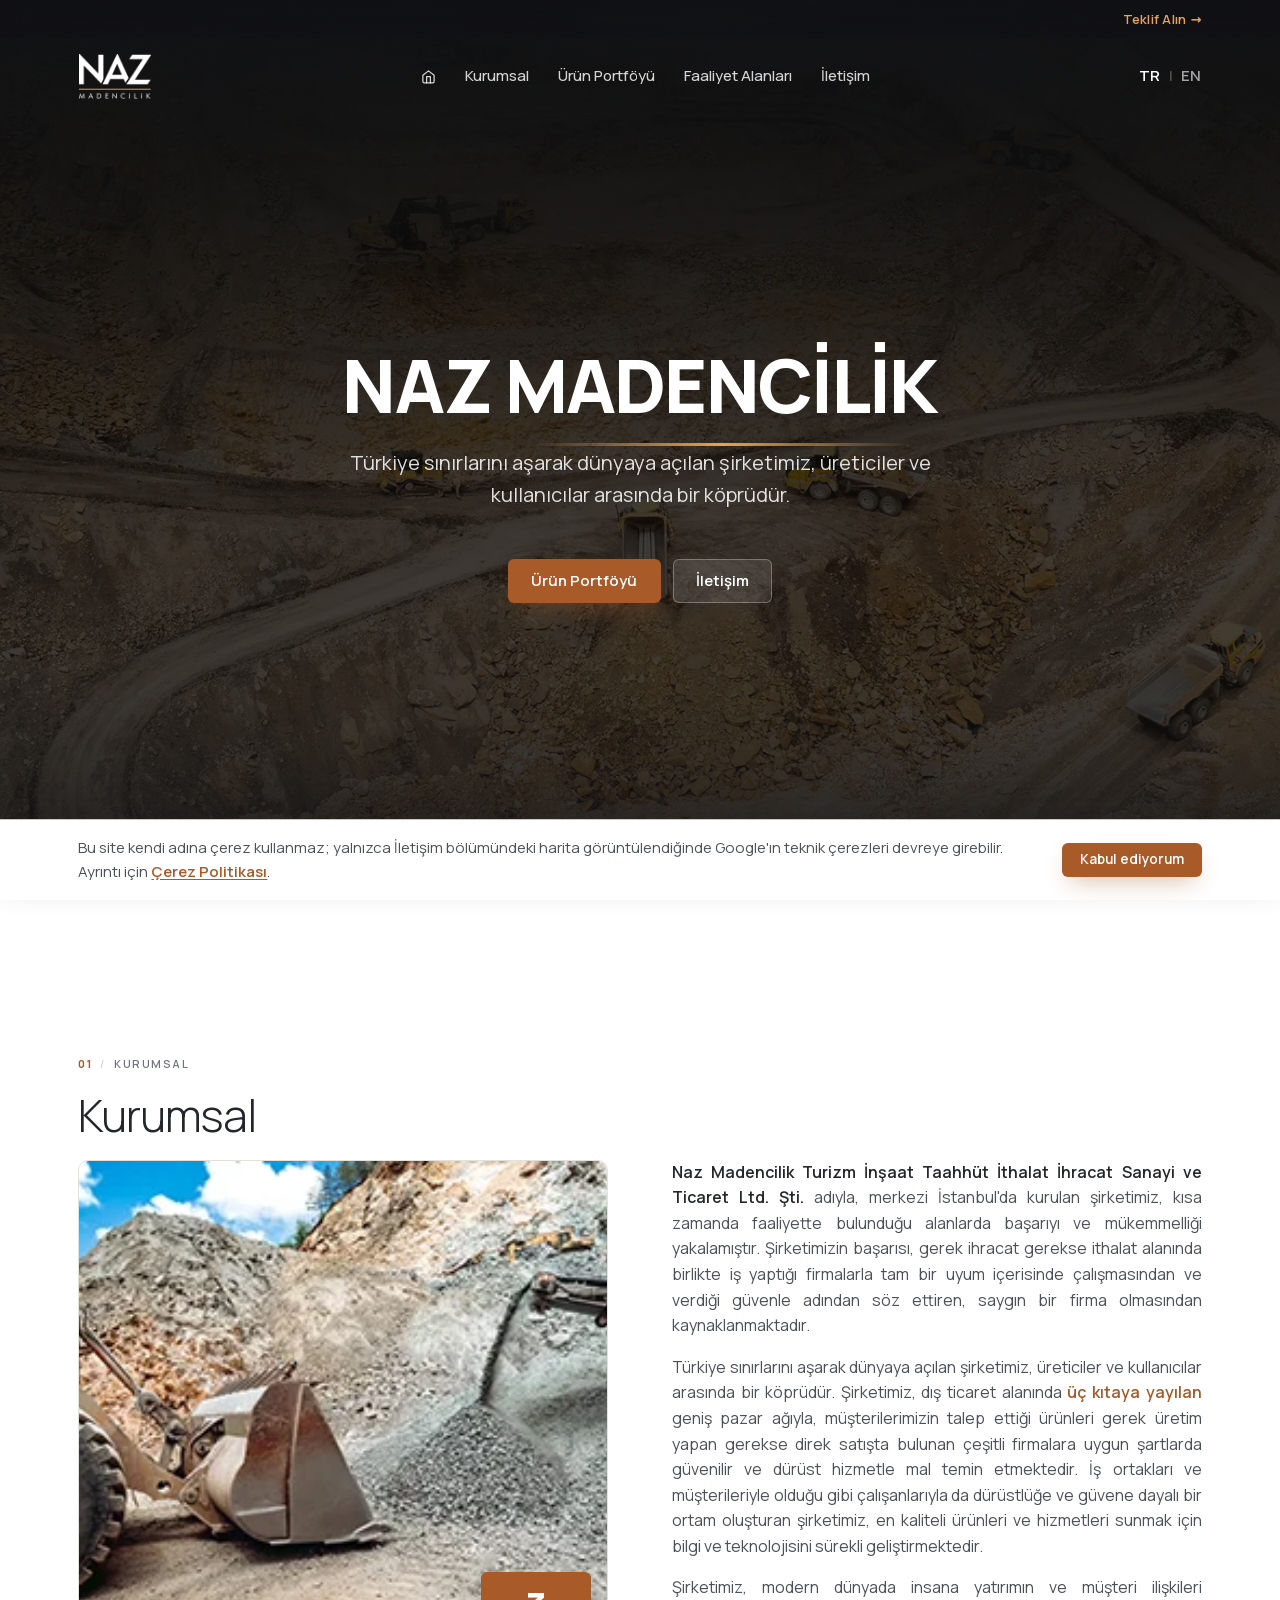
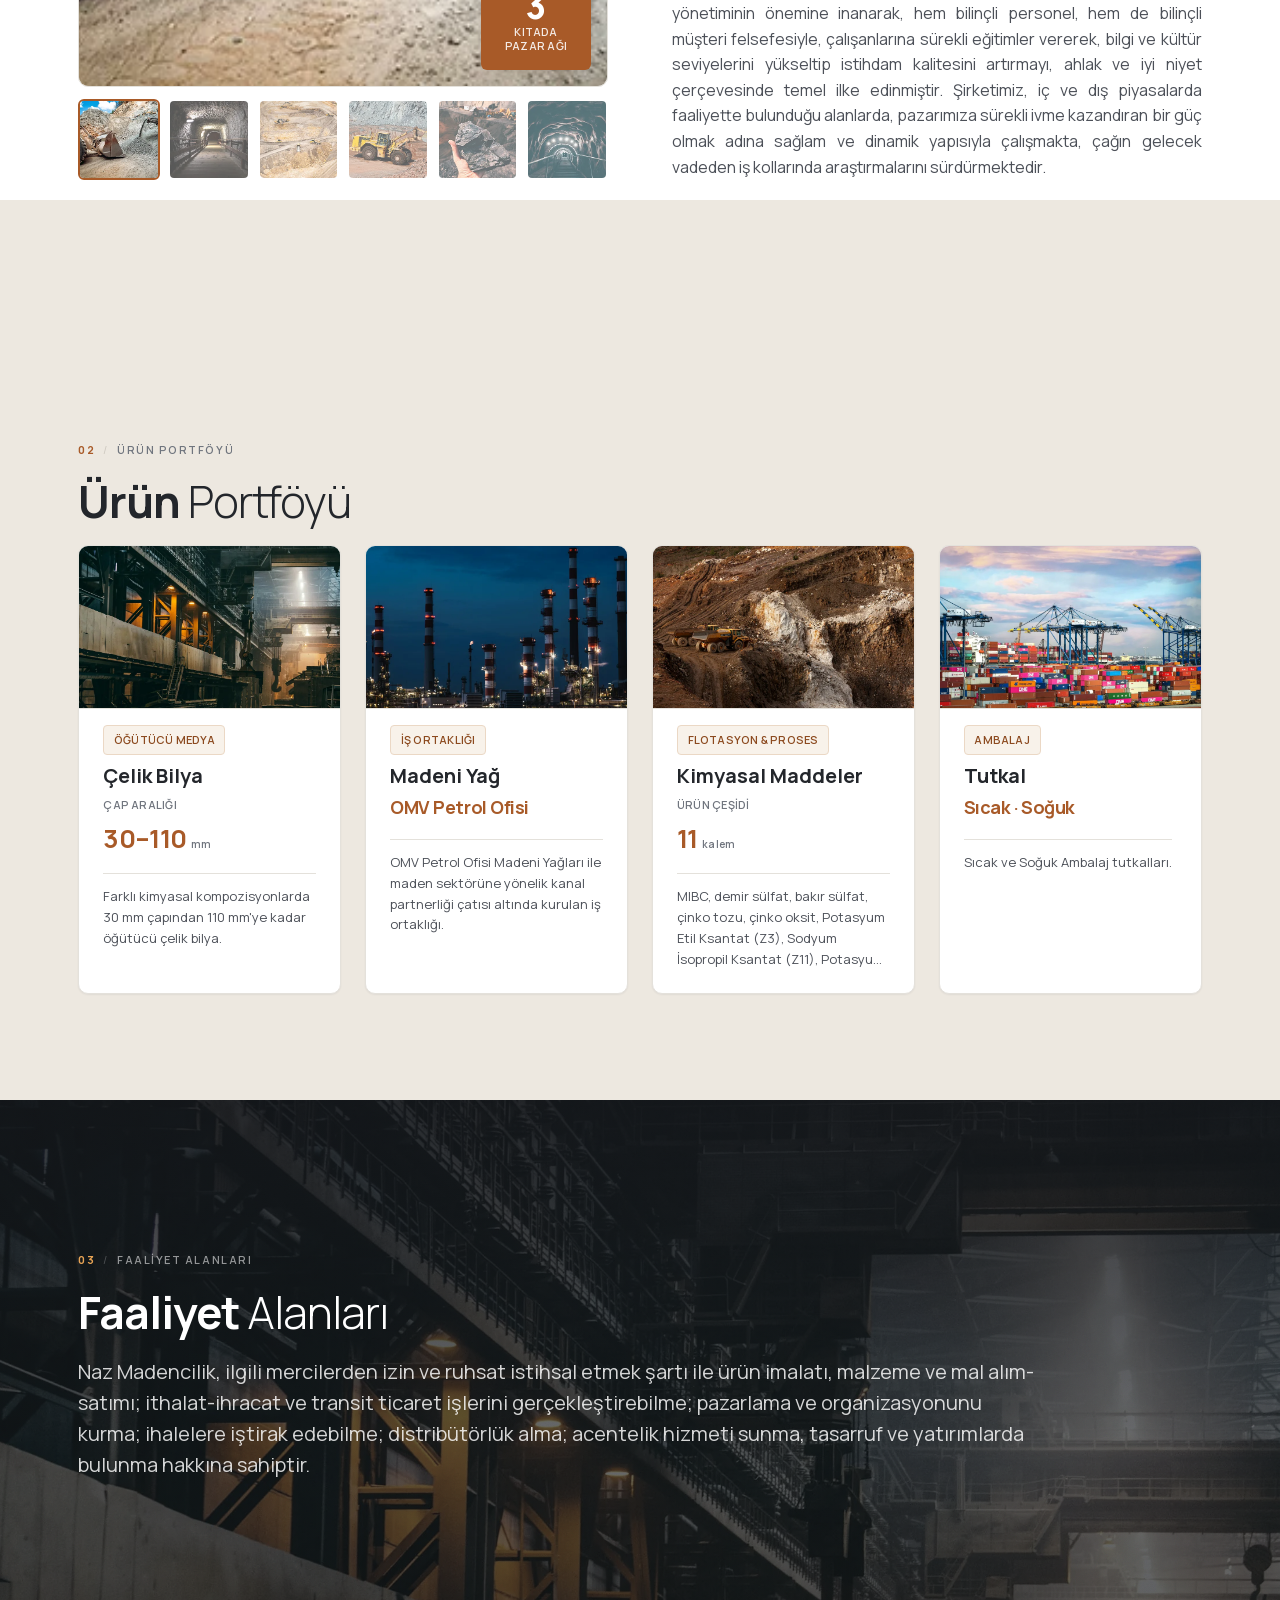
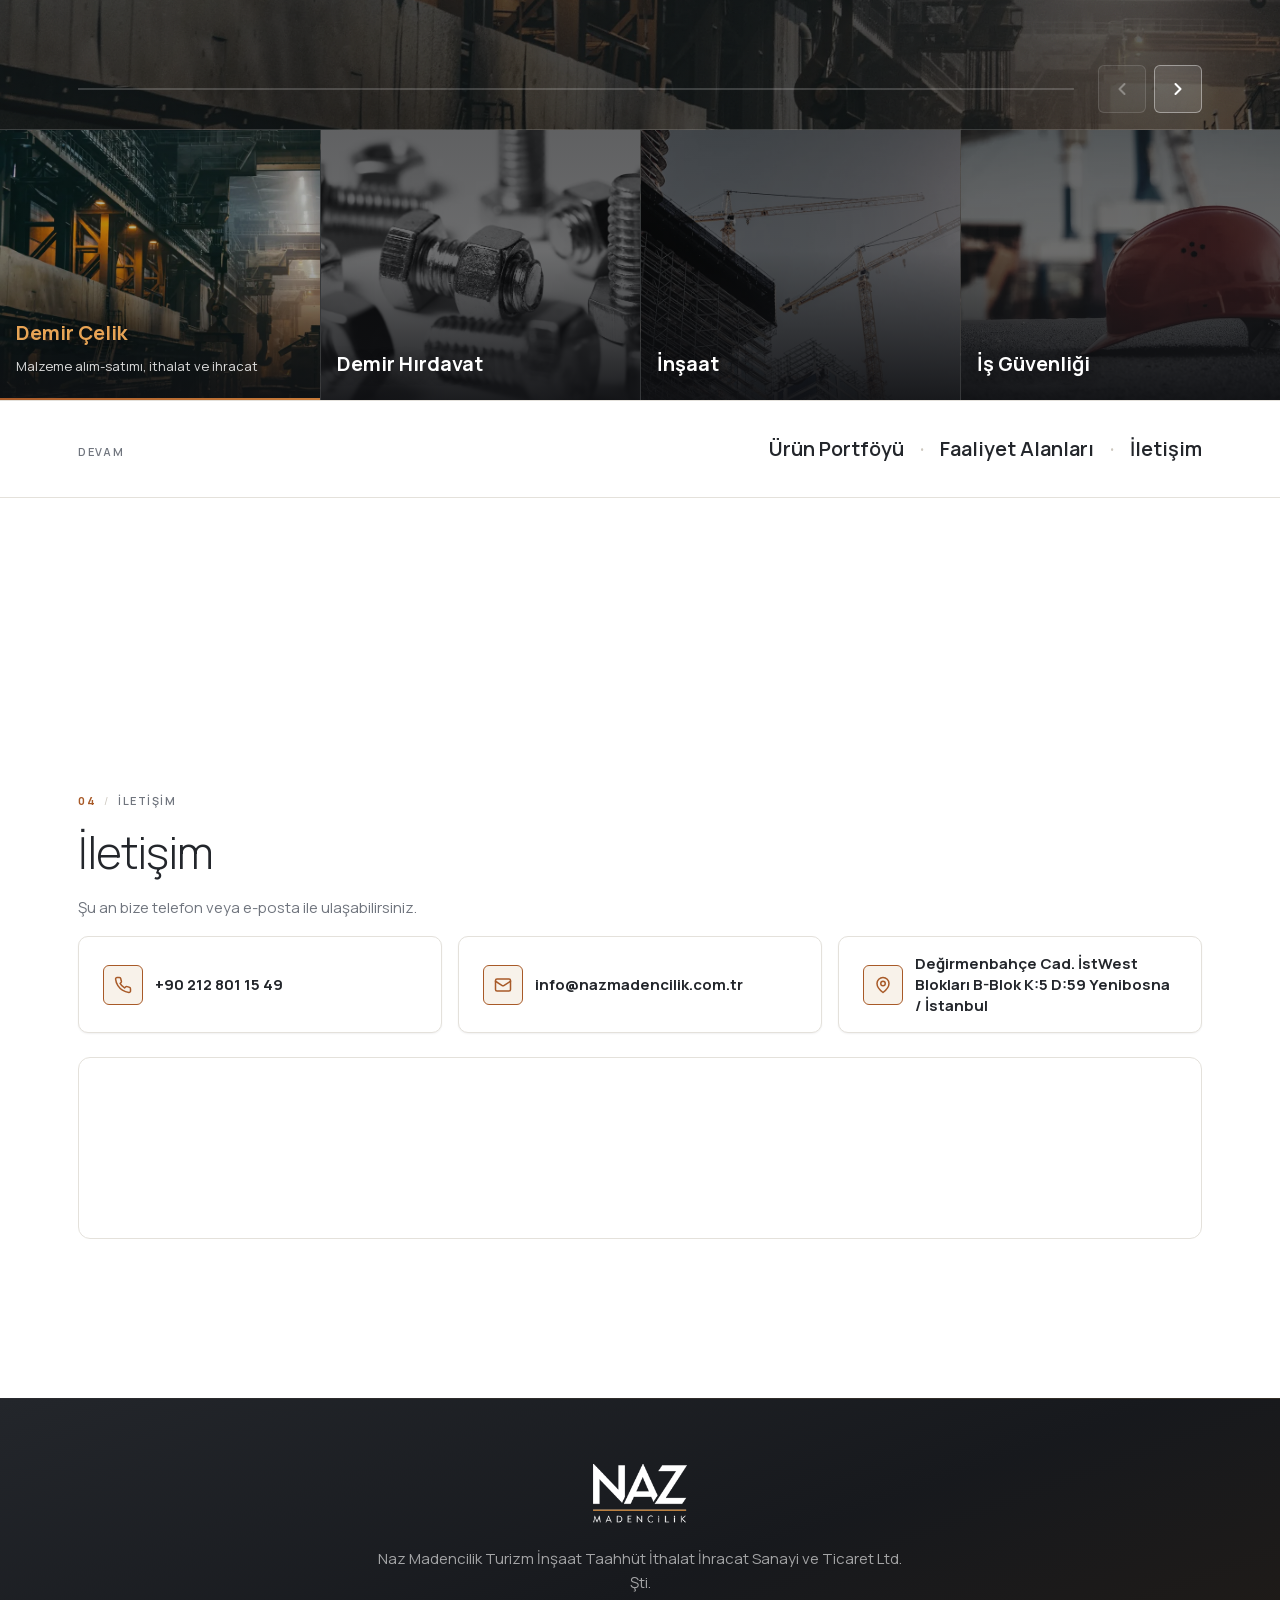
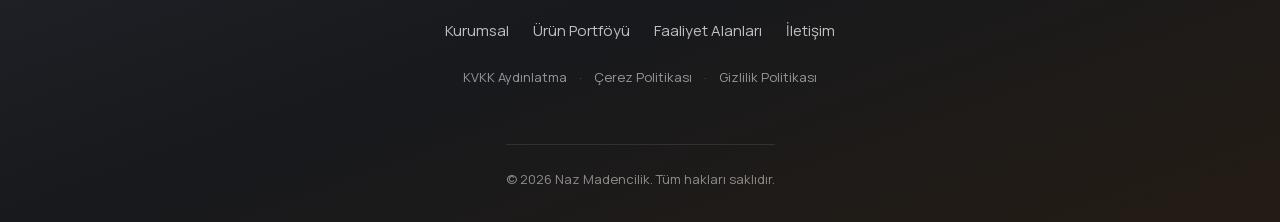
<file: index.html>
<!DOCTYPE html>
<html lang="tr" class="has-snap">
<head>
  <meta charset="utf-8">
  <meta name="viewport" content="width=device-width, initial-scale=1">
  <title>Naz Madencilik — Çelik Bilya, Madeni Yağ, Kimyasal Maddeler</title>
  <meta name="description" content="Naz Madencilik: üç kıtaya yayılan dış ticaret ağıyla çelik bilya, madeni yağ, kimyasal maddeler ve tutkal tedariki. Merkez: İstanbul.">
  <meta name="robots" content="noindex, nofollow">
  <meta name="theme-color" content="#17191D">
  <link rel="icon" href="favicon.ico">
  <!-- hreflang: göreli URL geçici (önizleme noindex'li); custom domain bağlanınca Faz 3'te mutlak URL'ye çevrilecek -->
  <link rel="alternate" hreflang="tr" href="index.html">
  <link rel="alternate" hreflang="en" href="en.html">
  <link rel="alternate" hreflang="x-default" href="index.html">
  <link rel="preload" href="assets/fonts/manrope-var-latin.woff2" as="font" type="font/woff2" crossorigin>
  <link rel="preload" href="assets/fonts/manrope-var-latin-ext.woff2" as="font" type="font/woff2" crossorigin>
  <link rel="stylesheet" href="assets/css/tokens.css">
  <link rel="stylesheet" href="assets/css/main.css">
</head>
<body>
  <a class="skip-link" href="#icerik">İçeriğe geç</a>

  <div class="topbar" role="region" aria-label="Hızlı erişim">
    <div class="container topbar-inner">
      <div class="topbar-right">
        <a class="topbar-cta" href="#iletisim">Teklif Alın <span aria-hidden="true">→</span></a>
      </div>
    </div>
  </div>

  <header class="site-header">
    <div class="container header-inner">
      <!-- TODO(R1-6): vektör (SVG) logo patrondan beklemede; gelince yalnız src değişecek -->
      <a class="brand" href="index.html" aria-label="Naz Madencilik — Anasayfa">
        <img class="logo-white" src="assets/img/logo-white.webp" alt="Naz Madencilik" width="160" height="100">
        <img class="logo-dark" src="assets/img/logo-black.webp" alt="" width="160" height="100" aria-hidden="true">
      </a>
      <nav class="nav" aria-label="Ana menü">
        <ul class="nav-list">
          <li><a href="#anasayfa" aria-label="Anasayfa"><svg class="nav-ico" viewBox="0 0 24 24" fill="none" stroke="currentColor" stroke-width="2" stroke-linecap="round" stroke-linejoin="round" aria-hidden="true"><path d="m3 10 9-7 9 7v10a2 2 0 0 1-2 2H5a2 2 0 0 1-2-2Z"/><path d="M9 22V12h6v10"/></svg></a></li>
          <li><a href="#kurumsal">Kurumsal</a></li>
          <li><a href="#urunler">Ürün Portföyü</a></li>
          <li><a href="#faaliyet">Faaliyet Alanları</a></li>
          <li><a href="#iletisim">İletişim</a></li>
        </ul>
      </nav>
      <div class="header-cta">
        <div class="header-lang">
          <span class="lang-active" aria-current="true">TR</span>
          <span class="lang-sep" aria-hidden="true">|</span>
          <a class="lang-passive" href="en.html" hreflang="en" lang="en">EN</a>
        </div>
        <button class="nav-toggle" type="button" aria-expanded="false" aria-label="Menüyü aç/kapat"><span></span></button>
      </div>
    </div>
  </header>

  <main id="icerik">
    <div class="hero-slot" id="anasayfa" data-theme="dark" data-snap="start">
    <section class="hero hero--curtain">
      <div class="hero-bg">
        <img src="assets/img/hero/quarry-aerial.webp" alt="" width="1680" height="980" fetchpriority="high">
      </div>
      <div class="container hero-inner">
        <div class="hero-copy">
          <h1 class="hero-title">NAZ <span class="accent">MADENCİLİK</span></h1>
          <p class="hero-lead">Türkiye sınırlarını aşarak dünyaya açılan şirketimiz, üreticiler ve kullanıcılar arasında bir köprüdür.</p>
          <div class="hero-actions">
            <a class="btn btn--primary" href="#urunler">Ürün Portföyü</a>
            <!-- ghost'un koyu zemin karşılığı desil'de btn--light'tır (cam kenarlık) -->
            <a class="btn btn--light" href="#iletisim">İletişim</a>
          </div>
        </div>
      </div>
      <a class="hero-scroll" href="#kurumsal" aria-label="Aşağı kaydır"></a>
    </section>
    </div>

    <section class="section section--white section--screen" id="kurumsal" data-theme="light" data-snap="start">
      <div class="container reveal reveal--rise">
        <div class="section-head">
          <p class="eyebrow"><span class="eyebrow-num">01</span><span class="eyebrow-sep" aria-hidden="true">/</span><span class="eyebrow-label">Kurumsal</span></p>
          <h2 class="section-title"><em>Kurumsal</em></h2>
        </div>
        <div class="about-split">
          <div class="about-gallery">
            <figure class="gallery-main">
              <img src="assets/img/corporate/corporate-1.webp" alt="" width="395" height="243" data-zoom-label="Galeri görseli 1 — büyüt">
              <span class="gallery-badge" aria-hidden="true"><span class="num">3</span><span class="lbl">Kıtada<br>Pazar Ağı</span></span>
            </figure>
            <div class="gallery-thumbs">
              <button class="gallery-thumb is-active" type="button" data-full="assets/img/corporate/corporate-1.webp" aria-label="Galeri görseli 1">
                <img src="assets/img/corporate/corporate-1.webp" alt="" width="395" height="243" loading="lazy">
              </button>
              <button class="gallery-thumb" type="button" data-full="assets/img/corporate/corporate-2.webp" aria-label="Galeri görseli 2">
                <img src="assets/img/corporate/corporate-2.webp" alt="" width="395" height="243" loading="lazy">
              </button>
              <button class="gallery-thumb" type="button" data-full="assets/img/corporate/corporate-3.webp" aria-label="Galeri görseli 3">
                <img src="assets/img/corporate/corporate-3.webp" alt="" width="395" height="243" loading="lazy">
              </button>
              <button class="gallery-thumb" type="button" data-full="assets/img/corporate/corporate-4.webp" aria-label="Galeri görseli 4">
                <img src="assets/img/corporate/corporate-4.webp" alt="" width="395" height="243" loading="lazy">
              </button>
              <button class="gallery-thumb" type="button" data-full="assets/img/corporate/corporate-5.webp" aria-label="Galeri görseli 5">
                <img src="assets/img/corporate/corporate-5.webp" alt="" width="395" height="243" loading="lazy">
              </button>
              <button class="gallery-thumb" type="button" data-full="assets/img/corporate/corporate-6.webp" aria-label="Galeri görseli 6">
                <img src="assets/img/corporate/corporate-6.webp" alt="" width="395" height="243" loading="lazy">
              </button>
            </div>
          </div>
          <div class="hscroll-progress" aria-hidden="true"><div class="hscroll-progress-bar"></div></div>
          <div class="about-copy">
            <p><strong>Naz Madencilik Turizm İnşaat Taahhüt İthalat İhracat Sanayi ve Ticaret Ltd. Şti.</strong> adıyla, merkezi İstanbul'da kurulan şirketimiz, kısa zamanda faaliyette bulunduğu alanlarda başarıyı ve mükemmelliği yakalamıştır. Şirketimizin başarısı, gerek ihracat gerekse ithalat alanında birlikte iş yaptığı firmalarla tam bir uyum içerisinde çalışmasından ve verdiği güvenle adından söz ettiren, saygın bir firma olmasından kaynaklanmaktadır.</p>
            <p>Türkiye sınırlarını aşarak dünyaya açılan şirketimiz, üreticiler ve kullanıcılar arasında bir köprüdür. Şirketimiz, dış ticaret alanında <span class="text-accent">üç kıtaya yayılan</span> geniş pazar ağıyla, müşterilerimizin talep ettiği ürünleri gerek üretim yapan gerekse direk satışta bulunan çeşitli firmalara uygun şartlarda güvenilir ve dürüst hizmetle mal temin etmektedir. İş ortakları ve müşterileriyle olduğu gibi çalışanlarıyla da dürüstlüğe ve güvene dayalı bir ortam oluşturan şirketimiz, en kaliteli ürünleri ve hizmetleri sunmak için bilgi ve teknolojisini sürekli geliştirmektedir.</p>
            <p>Şirketimiz, modern dünyada insana yatırımın ve müşteri ilişkileri yönetiminin önemine inanarak, hem bilinçli personel, hem de bilinçli müşteri felsefesiyle, çalışanlarına sürekli eğitimler vererek, bilgi ve kültür seviyelerini yükseltip istihdam kalitesini artırmayı, ahlak ve iyi niyet çerçevesinde temel ilke edinmiştir. Şirketimiz, iç ve dış piyasalarda faaliyette bulunduğu alanlarda, pazarımıza sürekli ivme kazandıran bir güç olmak adına sağlam ve dinamik yapısıyla çalışmakta, çağın gelecek vadeden iş kollarında araştırmalarını sürdürmektedir.</p>
          </div>
        </div>
      </div>
    </section>

    <section class="section section--tint section--screen" id="urunler" data-theme="light" data-snap="start">
      <div class="container reveal reveal--rise">
        <div class="section-head">
          <p class="eyebrow"><span class="eyebrow-num">02</span><span class="eyebrow-sep" aria-hidden="true">/</span><span class="eyebrow-label">Ürün Portföyü</span></p>
          <h2 class="section-title">Ürün <em>Portföyü</em></h2>
        </div>
        <div class="case-grid stagger" data-hscroll-label="Ürün portföyü kartları">
          <article class="case-card reveal">
            <!-- Gerçek ürün fotoğrafı gelince yalnız src değişir (tema eşleşmeli vekil görsel) -->
            <figure class="case-media"><img src="assets/img/sectors/iron-steel.webp" alt="" width="700" height="800" loading="lazy"></figure>
            <div class="case-body">
              <p class="case-tag">Öğütücü Medya</p>
              <h3>Çelik Bilya</h3>
              <div class="case-content">
              <p class="spec-label">Çap Aralığı</p>
              <p class="case-figure">30–110 <span class="unit">mm</span></p>
              <p class="case-desc">Farklı kimyasal kompozisyonlarda 30 mm çapından 110 mm'ye kadar öğütücü çelik bilya.</p>
            </div>
            </div>
          </article>
          <article class="case-card reveal">
            <!-- Gerçek ürün fotoğrafı gelince yalnız src değişir (tema eşleşmeli vekil görsel) -->
            <figure class="case-media"><img src="assets/img/sectors/oil-fuel.webp" alt="" width="700" height="800" loading="lazy"></figure>
            <div class="case-body">
              <p class="case-tag">İş Ortaklığı</p>
              <h3>Madeni Yağ</h3>
              <div class="case-content">
              <p class="case-figure case-figure--text">OMV Petrol Ofisi</p>
              <p class="case-desc">OMV Petrol Ofisi Madeni Yağları ile maden sektörüne yönelik kanal partnerliği çatısı altında kurulan iş ortaklığı.</p>
            </div>
            </div>
          </article>
          <article class="case-card reveal">
            <!-- Gerçek ürün fotoğrafı gelince yalnız src değişir (tema eşleşmeli vekil görsel) -->
            <figure class="case-media"><img src="assets/img/sectors/mining.webp" alt="" width="700" height="800" loading="lazy"></figure>
            <div class="case-body">
              <p class="case-tag">Flotasyon &amp; Proses</p>
              <h3>Kimyasal Maddeler</h3>
              <div class="case-content">
              <p class="spec-label">Ürün Çeşidi</p>
              <p class="case-figure">11 <span class="unit">kalem</span></p>
              <p class="case-desc" title="MIBC, demir sülfat, bakır sülfat, çinko tozu, çinko oksit, Potasyum Etil Ksantat (Z3), Sodyum İsopropil Ksantat (Z11), Potasyum Amil Ksantat (Z5), çinko sülfat, Zirkonyum ve Zirkonyum bilya">MIBC, demir sülfat, bakır sülfat, çinko tozu, çinko oksit, Potasyum Etil Ksantat (Z3), Sodyum İsopropil Ksantat (Z11), Potasyum Amil Ksantat (Z5), çinko sülfat, Zirkonyum ve Zirkonyum bilya.</p>
            </div>
            </div>
          </article>
          <article class="case-card reveal">
            <!-- Gerçek ürün fotoğrafı gelince yalnız src değişir (tema eşleşmeli vekil görsel) -->
            <figure class="case-media"><img src="assets/img/sectors/transport.webp" alt="" width="700" height="800" loading="lazy"></figure>
            <div class="case-body">
              <p class="case-tag">Ambalaj</p>
              <h3>Tutkal</h3>
              <div class="case-content">
              <p class="case-figure case-figure--text">Sıcak · Soğuk</p>
              <p class="case-desc">Sıcak ve Soğuk Ambalaj tutkalları.</p>
            </div>
            </div>
          </article>
        </div>
        <div class="hscroll-progress" aria-hidden="true"><div class="hscroll-progress-bar"></div></div>
      </div>
    </section>

    <section class="section--dark axes-stage" id="faaliyet" data-theme="dark" data-snap="start">
      <div class="axes-bg" aria-hidden="true">
        <div class="axes-bg-layer"></div>
        <div class="axes-bg-layer"></div>
      </div>
      <div class="container">
        <div class="section-head">
          <p class="eyebrow eyebrow--on-dark"><span class="eyebrow-num">03</span><span class="eyebrow-sep" aria-hidden="true">/</span><span class="eyebrow-label">Faaliyet Alanları</span></p>
          <h2 class="section-title">Faaliyet <em>Alanları</em></h2>
          <p class="section-lead">Naz Madencilik, ilgili mercilerden izin ve ruhsat istihsal etmek şartı ile ürün imalatı, malzeme ve mal alım-satımı; ithalat-ihracat ve transit ticaret işlerini gerçekleştirebilme; pazarlama ve organizasyonunu kurma; ihalelere iştirak edebilme; distribütörlük alma; acentelik hizmeti sunma, tasarruf ve yatırımlarda bulunma hakkına sahiptir.</p>
        </div>
      </div>
      <div class="container axes-controls">
        <div class="axes-progress" aria-hidden="true"><div class="axes-progress-bar"></div></div>
        <div class="axes-nav">
          <button class="axes-btn axes-btn--prev" type="button" aria-label="Önceki sektörler" disabled><svg viewBox="0 0 24 24" fill="none" stroke="currentColor" stroke-width="2.5" stroke-linecap="round" stroke-linejoin="round" aria-hidden="true"><path d="m15 18-6-6 6-6"/></svg></button>
          <button class="axes-btn axes-btn--next" type="button" aria-label="Sonraki sektörler"><svg viewBox="0 0 24 24" fill="none" stroke="currentColor" stroke-width="2.5" stroke-linecap="round" stroke-linejoin="round" aria-hidden="true"><path d="m9 18 6-6-6-6"/></svg></button>
        </div>
      </div>
      <div class="axes-strip">
        <div class="axes-track hscroll" aria-label="Faaliyet alanları">
          <button class="axis is-active" type="button" aria-pressed="true" data-bg="assets/img/sectors/iron-steel.webp" data-bg-full="assets/img/sectors/iron-steel-2x.webp">
            <span class="axis-photo" aria-hidden="true"></span>
            <span class="axis-title">Demir Çelik</span>
            <span class="axis-detail"><p>Malzeme alım-satımı, ithalat ve ihracat</p></span>
          </button>
          <button class="axis" type="button" aria-pressed="false" data-bg="assets/img/sectors/hardware.webp" data-bg-full="assets/img/sectors/hardware-2x.webp">
            <span class="axis-photo" aria-hidden="true"></span>
            <span class="axis-title">Demir Hırdavat</span>
            <span class="axis-detail"><p>Alım-satım, pazarlama ve organizasyon</p></span>
          </button>
          <button class="axis" type="button" aria-pressed="false" data-bg="assets/img/sectors/construction.webp" data-bg-full="assets/img/sectors/construction-2x.webp">
            <span class="axis-photo" aria-hidden="true"></span>
            <span class="axis-title">İnşaat</span>
            <span class="axis-detail"><p>Malzeme temini ve ihalelere iştirak</p></span>
          </button>
          <button class="axis" type="button" aria-pressed="false" data-bg="assets/img/sectors/work-safety.webp" data-bg-full="assets/img/sectors/work-safety-2x.webp">
            <span class="axis-photo" aria-hidden="true"></span>
            <span class="axis-title">İş Güvenliği</span>
            <span class="axis-detail"><p>Ürün temini, distribütörlük ve acentelik</p></span>
          </button>
          <button class="axis" type="button" aria-pressed="false" data-bg="assets/img/sectors/mining.webp" data-bg-full="assets/img/sectors/mining-2x.webp">
            <span class="axis-photo" aria-hidden="true"></span>
            <span class="axis-title">Madencilik</span>
            <span class="axis-detail"><p>İthalat, ihracat ve transit ticaret</p></span>
          </button>
          <button class="axis" type="button" aria-pressed="false" data-bg="assets/img/sectors/transport.webp" data-bg-full="assets/img/sectors/transport-2x.webp">
            <span class="axis-photo" aria-hidden="true"></span>
            <span class="axis-title">Nakliye</span>
            <span class="axis-detail"><p>İç ve dış piyasalarda transit ticaret</p></span>
          </button>
          <button class="axis" type="button" aria-pressed="false" data-bg="assets/img/sectors/automotive.webp" data-bg-full="assets/img/sectors/automotive-2x.webp">
            <span class="axis-photo" aria-hidden="true"></span>
            <span class="axis-title">Otomotiv Sektörü</span>
            <span class="axis-detail"><p>Mal alım-satımı ve distribütörlük</p></span>
          </button>
          <button class="axis" type="button" aria-pressed="false" data-bg="assets/img/sectors/oil-fuel.webp" data-bg-full="assets/img/sectors/oil-fuel-2x.webp">
            <span class="axis-photo" aria-hidden="true"></span>
            <span class="axis-title">Petrol ve Akaryakıt</span>
            <span class="axis-detail"><p>Alım-satım, ithalat ve ihracat</p></span>
          </button>
        </div>
      </div>
    </section>

    <aside class="next-block" aria-label="Bölümlere devam" data-theme="light">
      <div class="container next-inner">
        <p class="next-label">Devam</p>
        <p class="next-links">
          <a href="#urunler">Ürün Portföyü</a>
          <span class="dot" aria-hidden="true">·</span>
          <a href="#faaliyet">Faaliyet Alanları</a>
          <span class="dot" aria-hidden="true">·</span>
          <a href="#iletisim">İletişim</a>
        </p>
      </div>
    </aside>

    <section class="section section--white section--screen" id="iletisim" data-theme="light" data-snap="start">
      <div class="container reveal reveal--rise">
        <div class="section-head">
          <p class="eyebrow"><span class="eyebrow-num">04</span><span class="eyebrow-sep" aria-hidden="true">/</span><span class="eyebrow-label">İletişim</span></p>
          <h2 class="section-title"><em>İletişim</em></h2>
        </div>
        <div class="reach-block reveal">
          <p class="reach-note">Şu an bize telefon veya e-posta ile ulaşabilirsiniz.</p>
          <a class="reach-link" href="tel:+902128011549" aria-label="Telefon: +90 212 801 15 49">
            <span class="reach-ico" aria-hidden="true"><svg viewBox="0 0 24 24" fill="none" stroke="currentColor" stroke-width="2" stroke-linecap="round" stroke-linejoin="round" aria-hidden="true"><path d="M22 16.92v3a2 2 0 0 1-2.18 2 19.79 19.79 0 0 1-8.63-3.07 19.5 19.5 0 0 1-6-6 19.79 19.79 0 0 1-3.07-8.67A2 2 0 0 1 4.11 2h3a2 2 0 0 1 2 1.72c.127.96.361 1.903.7 2.81a2 2 0 0 1-.45 2.11L8.09 9.91a16 16 0 0 0 6 6l1.27-1.27a2 2 0 0 1 2.11-.45c.907.339 1.85.573 2.81.7A2 2 0 0 1 22 16.92z"/></svg></span>
            <span class="reach-value">+90 212 801 15 49</span>
          </a>
          <a class="reach-link" href="mailto:info@nazmadencilik.com.tr" aria-label="E-posta: info@nazmadencilik.com.tr">
            <span class="reach-ico" aria-hidden="true"><svg viewBox="0 0 24 24" fill="none" stroke="currentColor" stroke-width="2" stroke-linecap="round" stroke-linejoin="round" aria-hidden="true"><rect x="2" y="4" width="20" height="16" rx="2"/><path d="m22 7-8.97 5.7a1.94 1.94 0 0 1-2.06 0L2 7"/></svg></span>
            <span class="reach-value">info@nazmadencilik.com.tr</span>
          </a>
          <a class="reach-link" href="https://www.google.com/maps/search/?api=1&amp;query=%C4%B0stWest%20Bloklar%C4%B1%20B-Blok%20Yenibosna%20%C4%B0stanbul" target="_blank" rel="noopener" aria-label="Adres: Değirmenbahçe Cad. İstWest Blokları B-Blok K:5 D:59 Yenibosna / İstanbul — haritada aç">
            <span class="reach-ico" aria-hidden="true"><svg viewBox="0 0 24 24" fill="none" stroke="currentColor" stroke-width="2" stroke-linecap="round" stroke-linejoin="round" aria-hidden="true"><path d="M20 10c0 6-8 12-8 12s-8-6-8-12a8 8 0 0 1 16 0Z"/><circle cx="12" cy="10" r="3"/></svg></span>
            <span class="reach-value">Değirmenbahçe Cad. İstWest Blokları B-Blok K:5 D:59 Yenibosna / İstanbul</span>
          </a>
        </div>
        <div class="map-frame reveal">
          <iframe src="https://www.google.com/maps/embed?pb=!1m18!1m12!1m3!1d3010.705289174937!2d28.81324251541415!3d41.00982327930059!2m3!1f0!2f0!3f0!3m2!1i1024!2i768!4f13.1!3m3!1m2!1s0x14caa4873f7c17a5%3A0xe887685eb757e1d1!2zxLBzdFdlc3Q!5e0!3m2!1str!2str!4v1641812508233!5m2!1str!2str" title="Naz Madencilik merkez ofis konumu — Google Haritalar" loading="lazy" referrerpolicy="no-referrer-when-downgrade" allowfullscreen></iframe>
        </div>
      </div>
    </section>
  </main>

  <footer class="site-footer" data-theme="dark" data-snap="end">
    <div class="container footer-inner">
      <a class="footer-brand" href="#anasayfa" aria-label="Naz Madencilik — başa dön">
        <img src="assets/img/logo-white.webp" alt="Naz Madencilik" width="160" height="100">
      </a>
      <p class="footer-line">Naz Madencilik Turizm İnşaat Taahhüt İthalat İhracat Sanayi ve Ticaret Ltd. Şti.</p>
      <nav class="footer-nav" aria-label="Alt menü">
        <a href="#kurumsal">Kurumsal</a>
        <a href="#urunler">Ürün Portföyü</a>
        <a href="#faaliyet">Faaliyet Alanları</a>
        <a href="#iletisim">İletişim</a>
      </nav>
      <nav class="footer-legal" aria-label="Yasal">
        <a href="kvkk.html">KVKK Aydınlatma</a>
        <span class="dot" aria-hidden="true">·</span>
        <a href="cerez-politikasi.html">Çerez Politikası</a>
        <span class="dot" aria-hidden="true">·</span>
        <a href="gizlilik-politikasi.html">Gizlilik Politikası</a>
      </nav>
      <p class="footer-bottom">© 2026 Naz Madencilik. Tüm hakları saklıdır.</p>
    </div>
  </footer>

  <dialog class="lightbox" id="galeri-lightbox" aria-label="Kurumsal görsel galerisi">
    <button class="lightbox-close" type="button" aria-label="Kapat"><svg viewBox="0 0 24 24" fill="none" stroke="currentColor" stroke-width="2.5" stroke-linecap="round" aria-hidden="true"><path d="M18 6 6 18M6 6l12 12"/></svg></button>
    <button class="lightbox-prev" type="button" aria-label="Önceki görsel"><svg viewBox="0 0 24 24" fill="none" stroke="currentColor" stroke-width="2.5" stroke-linecap="round" stroke-linejoin="round" aria-hidden="true"><path d="m15 18-6-6 6-6"/></svg></button>
    <img class="lightbox-img" src="assets/img/corporate/corporate-1.webp" alt="">
    <button class="lightbox-next" type="button" aria-label="Sonraki görsel"><svg viewBox="0 0 24 24" fill="none" stroke="currentColor" stroke-width="2.5" stroke-linecap="round" stroke-linejoin="round" aria-hidden="true"><path d="m9 18 6-6-6-6"/></svg></button>
  </dialog>

  <script src="assets/js/main.js"></script>
</body>
</html>
</file>
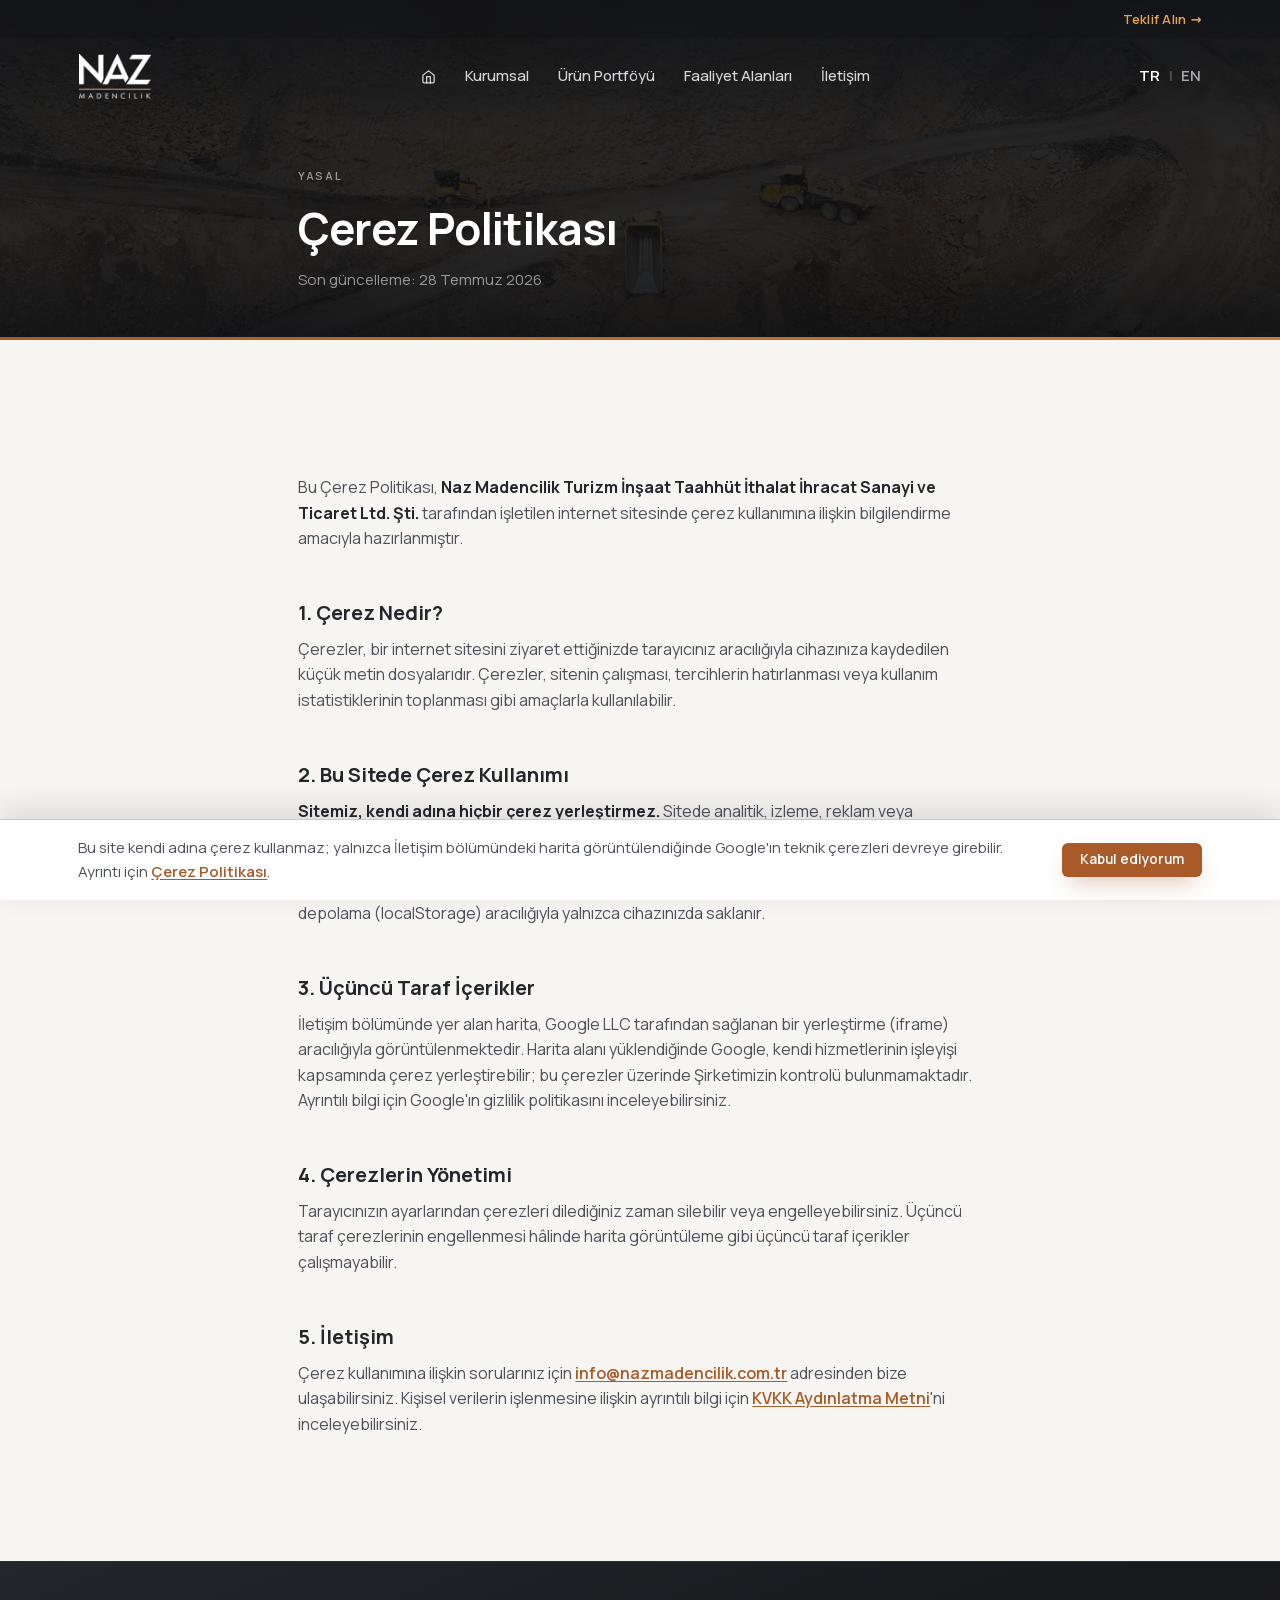
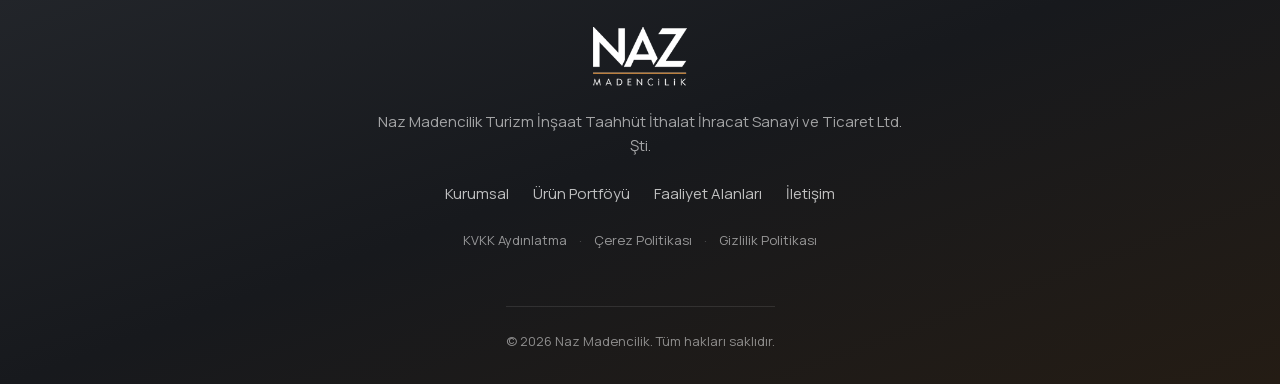
<file: cerez-politikasi.html>
<!DOCTYPE html>
<!-- UYARI (yayın blokeri): Bu metin standart şablondur; hukukçu onayından geçmeden
     ve [[PATRON ONAYI BEKLİYOR]] künye alanları doldurulmadan CANLIYA ÇIKMAYACAKTIR.
     Bkz. CLAUDE.md / Açık işler. -->
<html lang="tr">
<head>
  <meta charset="utf-8">
  <meta name="viewport" content="width=device-width, initial-scale=1">
  <title>Çerez Politikası — Naz Madencilik</title>
  <meta name="description" content="Naz Madencilik internet sitesi çerez politikası: sitede analitik/izleme çerezi kullanılmaz.">
  <meta name="robots" content="noindex, nofollow">
  <meta name="theme-color" content="#17191D">
  <link rel="icon" href="favicon.ico">
  <!-- hreflang: göreli URL geçici (önizleme noindex'li); custom domain bağlanınca Faz 3'te mutlak URL'ye çevrilecek -->
  <link rel="alternate" hreflang="tr" href="cerez-politikasi.html">
  <link rel="alternate" hreflang="en" href="cookie-policy.html">
  <link rel="alternate" hreflang="x-default" href="cerez-politikasi.html">
  <link rel="preload" href="assets/fonts/manrope-var-latin.woff2" as="font" type="font/woff2" crossorigin>
  <link rel="preload" href="assets/fonts/manrope-var-latin-ext.woff2" as="font" type="font/woff2" crossorigin>
  <link rel="stylesheet" href="assets/css/tokens.css">
  <link rel="stylesheet" href="assets/css/main.css">
</head>
<body>
  <a class="skip-link" href="#icerik">İçeriğe geç</a>

  <div class="topbar" role="region" aria-label="Hızlı erişim">
    <div class="container topbar-inner">
      <div class="topbar-right">
        <a class="topbar-cta" href="index.html#iletisim">Teklif Alın <span aria-hidden="true">→</span></a>
      </div>
    </div>
  </div>

  <header class="site-header">
    <div class="container header-inner">
      <a class="brand" href="index.html" aria-label="Naz Madencilik — Anasayfa">
        <img class="logo-white" src="assets/img/logo-white.webp" alt="Naz Madencilik" width="160" height="100">
        <img class="logo-dark" src="assets/img/logo-black.webp" alt="" width="160" height="100" aria-hidden="true">
      </a>
      <nav class="nav" aria-label="Ana menü">
        <ul class="nav-list">
          <li><a href="index.html#anasayfa" aria-label="Anasayfa"><svg class="nav-ico" viewBox="0 0 24 24" fill="none" stroke="currentColor" stroke-width="2" stroke-linecap="round" stroke-linejoin="round" aria-hidden="true"><path d="m3 10 9-7 9 7v10a2 2 0 0 1-2 2H5a2 2 0 0 1-2-2Z"/><path d="M9 22V12h6v10"/></svg></a></li>
          <li><a href="index.html#kurumsal">Kurumsal</a></li>
          <li><a href="index.html#urunler">Ürün Portföyü</a></li>
          <li><a href="index.html#faaliyet">Faaliyet Alanları</a></li>
          <li><a href="index.html#iletisim">İletişim</a></li>
        </ul>
      </nav>
      <div class="header-cta">
        <div class="header-lang">
          <span class="lang-active" aria-current="true">TR</span>
          <span class="lang-sep" aria-hidden="true">|</span>
          <a class="lang-passive" href="cookie-policy.html" hreflang="en" lang="en">EN</a>
        </div>
        <button class="nav-toggle" type="button" aria-expanded="false" aria-label="Menüyü aç/kapat"><span></span></button>
      </div>
    </div>
  </header>

    <div class="page-head" data-theme="dark" role="region" aria-label="Sayfa başlığı">
    <div class="container container--narrow">
      <p class="eyebrow eyebrow--on-dark"><span class="eyebrow-label">Yasal</span></p>
      <h1 class="page-title">Çerez Politikası</h1>
      <p class="page-meta">Son güncelleme: 28 Temmuz 2026</p>
    </div>
  </div>

  <main id="icerik">
    <div class="section" data-theme="light">
      <div class="container container--narrow">
        <article class="legal-body">
          <p>Bu Çerez Politikası, <strong>Naz Madencilik Turizm İnşaat Taahhüt İthalat İhracat Sanayi ve Ticaret Ltd. Şti.</strong> tarafından işletilen internet sitesinde çerez kullanımına ilişkin bilgilendirme amacıyla hazırlanmıştır.</p>

          <h2>1. Çerez Nedir?</h2>
          <p>Çerezler, bir internet sitesini ziyaret ettiğinizde tarayıcınız aracılığıyla cihazınıza kaydedilen küçük metin dosyalarıdır. Çerezler, sitenin çalışması, tercihlerin hatırlanması veya kullanım istatistiklerinin toplanması gibi amaçlarla kullanılabilir.</p>

          <h2>2. Bu Sitede Çerez Kullanımı</h2>
          <p><strong>Sitemiz, kendi adına hiçbir çerez yerleştirmez.</strong> Sitede analitik, izleme, reklam veya pazarlama amaçlı hiçbir çerez ya da benzeri teknoloji (piksel, parmak izi vb.) kullanılmamaktadır; yalnızca sitenin teknik olarak sunulması için zorunlu olan altyapı işleyişi söz konusudur. Sayfa altında görünen bilgilendirme bandındaki tercihiniz, çerez olmayan yerel depolama (localStorage) aracılığıyla yalnızca cihazınızda saklanır.</p>

          <h2>3. Üçüncü Taraf İçerikler</h2>
          <p>İletişim bölümünde yer alan harita, Google LLC tarafından sağlanan bir yerleştirme (iframe) aracılığıyla görüntülenmektedir. Harita alanı yüklendiğinde Google, kendi hizmetlerinin işleyişi kapsamında çerez yerleştirebilir; bu çerezler üzerinde Şirketimizin kontrolü bulunmamaktadır. Ayrıntılı bilgi için Google'ın gizlilik politikasını inceleyebilirsiniz.</p>

          <h2>4. Çerezlerin Yönetimi</h2>
          <p>Tarayıcınızın ayarlarından çerezleri dilediğiniz zaman silebilir veya engelleyebilirsiniz. Üçüncü taraf çerezlerinin engellenmesi hâlinde harita görüntüleme gibi üçüncü taraf içerikler çalışmayabilir.</p>

          <h2>5. İletişim</h2>
          <p>Çerez kullanımına ilişkin sorularınız için <a href="mailto:info@nazmadencilik.com.tr">info@nazmadencilik.com.tr</a> adresinden bize ulaşabilirsiniz. Kişisel verilerin işlenmesine ilişkin ayrıntılı bilgi için <a href="kvkk.html">KVKK Aydınlatma Metni</a>'ni inceleyebilirsiniz.</p>
        </article>
      </div>
    </div>
  </main>

  <footer class="site-footer" data-theme="dark">
    <div class="container footer-inner">
      <a class="footer-brand" href="index.html" aria-label="Naz Madencilik — Anasayfa">
        <img src="assets/img/logo-white.webp" alt="Naz Madencilik" width="160" height="100">
      </a>
      <p class="footer-line">Naz Madencilik Turizm İnşaat Taahhüt İthalat İhracat Sanayi ve Ticaret Ltd. Şti.</p>
      <nav class="footer-nav" aria-label="Alt menü">
        <a href="index.html#kurumsal">Kurumsal</a>
        <a href="index.html#urunler">Ürün Portföyü</a>
        <a href="index.html#faaliyet">Faaliyet Alanları</a>
        <a href="index.html#iletisim">İletişim</a>
      </nav>
      <nav class="footer-legal" aria-label="Yasal">
        <a href="kvkk.html">KVKK Aydınlatma</a>
        <span class="dot" aria-hidden="true">·</span>
        <a href="cerez-politikasi.html" aria-current="page">Çerez Politikası</a>
        <span class="dot" aria-hidden="true">·</span>
        <a href="gizlilik-politikasi.html">Gizlilik Politikası</a>
      </nav>
      <p class="footer-bottom">© 2026 Naz Madencilik. Tüm hakları saklıdır.</p>
    </div>
  </footer>

  <script src="assets/js/main.js"></script>
</body>
</html>
</file>
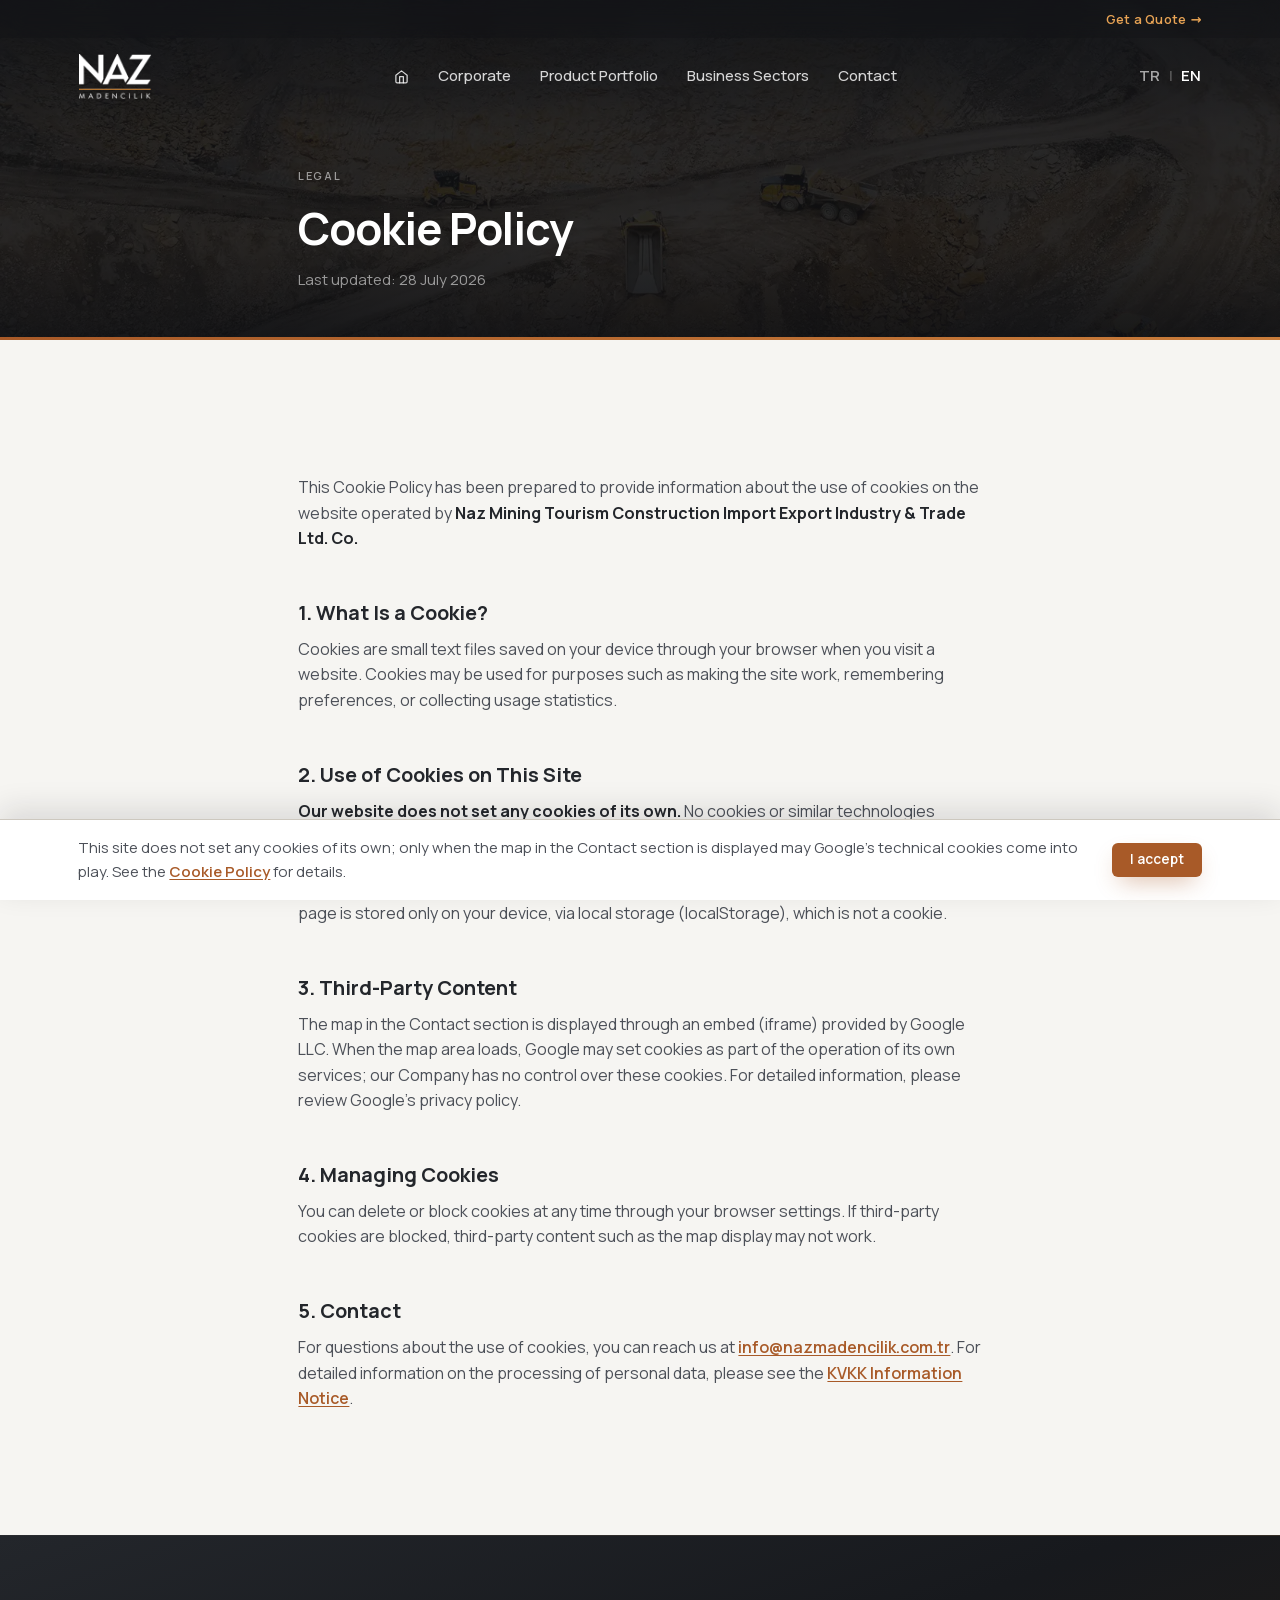
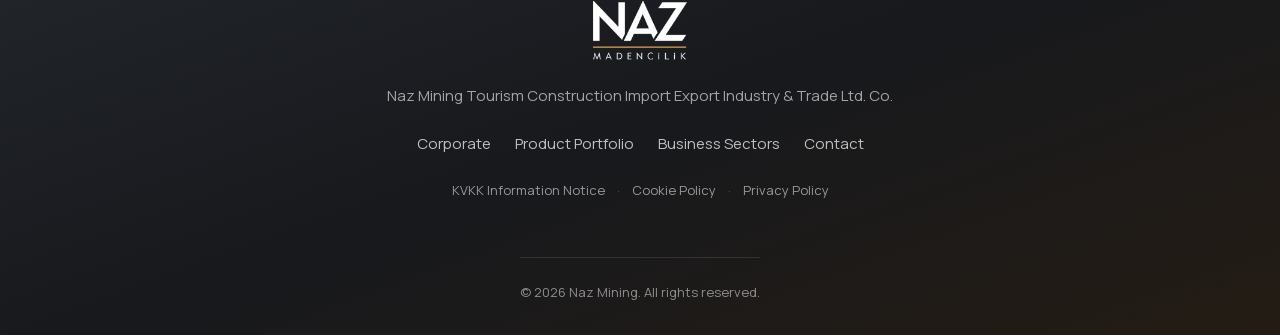
<file: cookie-policy.html>
<!DOCTYPE html>
<!-- UYARI (yayın blokeri): Bu metin standart şablondur; hukukçu onayından geçmeden
     ve [[PATRON ONAYI BEKLİYOR]] künye alanları doldurulmadan CANLIYA ÇIKMAYACAKTIR.
     Bkz. CLAUDE.md / Açık işler. -->
<html lang="en">
<head>
  <meta charset="utf-8">
  <meta name="viewport" content="width=device-width, initial-scale=1">
  <title>Cookie Policy — Naz Mining</title>
  <meta name="description" content="Naz Mining website cookie policy: no analytics or tracking cookies are used on this site.">
  <meta name="robots" content="noindex, nofollow">
  <meta name="theme-color" content="#17191D">
  <link rel="icon" href="favicon.ico">
  <!-- hreflang: göreli URL geçici (önizleme noindex'li); custom domain bağlanınca Faz 3'te mutlak URL'ye çevrilecek -->
  <link rel="alternate" hreflang="tr" href="cerez-politikasi.html">
  <link rel="alternate" hreflang="en" href="cookie-policy.html">
  <link rel="alternate" hreflang="x-default" href="cerez-politikasi.html">
  <link rel="preload" href="assets/fonts/manrope-var-latin.woff2" as="font" type="font/woff2" crossorigin>
  <link rel="preload" href="assets/fonts/manrope-var-latin-ext.woff2" as="font" type="font/woff2" crossorigin>
  <link rel="stylesheet" href="assets/css/tokens.css">
  <link rel="stylesheet" href="assets/css/main.css">
</head>
<body>
  <a class="skip-link" href="#content">Skip to content</a>

  <div class="topbar" role="region" aria-label="Quick access">
    <div class="container topbar-inner">
      <div class="topbar-right">
        <a class="topbar-cta" href="en.html#contact">Get a Quote <span aria-hidden="true">→</span></a>
      </div>
    </div>
  </div>

  <header class="site-header">
    <div class="container header-inner">
      <a class="brand" href="en.html" aria-label="Naz Mining — Home">
        <img class="logo-white" src="assets/img/logo-white.webp" alt="Naz Mining" width="160" height="100">
        <img class="logo-dark" src="assets/img/logo-black.webp" alt="" width="160" height="100" aria-hidden="true">
      </a>
      <nav class="nav" aria-label="Main menu">
        <ul class="nav-list">
          <li><a href="en.html#home" aria-label="Home"><svg class="nav-ico" viewBox="0 0 24 24" fill="none" stroke="currentColor" stroke-width="2" stroke-linecap="round" stroke-linejoin="round" aria-hidden="true"><path d="m3 10 9-7 9 7v10a2 2 0 0 1-2 2H5a2 2 0 0 1-2-2Z"/><path d="M9 22V12h6v10"/></svg></a></li>
          <li><a href="en.html#corporate">Corporate</a></li>
          <li><a href="en.html#products">Product Portfolio</a></li>
          <li><a href="en.html#sectors">Business Sectors</a></li>
          <li><a href="en.html#contact">Contact</a></li>
        </ul>
      </nav>
      <div class="header-cta">
        <div class="header-lang">
          <a class="lang-passive" href="cerez-politikasi.html" hreflang="tr" lang="tr">TR</a>
          <span class="lang-sep" aria-hidden="true">|</span>
          <span class="lang-active" aria-current="true">EN</span>
        </div>
        <button class="nav-toggle" type="button" aria-expanded="false" aria-label="Open/close menu"><span></span></button>
      </div>
    </div>
  </header>

    <div class="page-head" data-theme="dark" role="region" aria-label="Page heading">
    <div class="container container--narrow">
      <p class="eyebrow eyebrow--on-dark"><span class="eyebrow-label">Legal</span></p>
      <h1 class="page-title">Cookie Policy</h1>
      <p class="page-meta">Last updated: 28 July 2026</p>
    </div>
  </div>

  <main id="content">
    <div class="section" data-theme="light">
      <div class="container container--narrow">
        <article class="legal-body">
          <p>This Cookie Policy has been prepared to provide information about the use of cookies on the website operated by <strong>Naz Mining Tourism Construction Import Export Industry &amp; Trade Ltd. Co.</strong></p>

          <h2>1. What Is a Cookie?</h2>
          <p>Cookies are small text files saved on your device through your browser when you visit a website. Cookies may be used for purposes such as making the site work, remembering preferences, or collecting usage statistics.</p>

          <h2>2. Use of Cookies on This Site</h2>
          <p><strong>Our website does not set any cookies of its own.</strong> No cookies or similar technologies (pixels, fingerprinting, etc.) are used on the site for analytics, tracking, advertising or marketing purposes; only the infrastructure operation strictly necessary for the technical delivery of the site takes place. Your choice in the notice banner shown at the bottom of the page is stored only on your device, via local storage (localStorage), which is not a cookie.</p>

          <h2>3. Third-Party Content</h2>
          <p>The map in the Contact section is displayed through an embed (iframe) provided by Google LLC. When the map area loads, Google may set cookies as part of the operation of its own services; our Company has no control over these cookies. For detailed information, please review Google's privacy policy.</p>

          <h2>4. Managing Cookies</h2>
          <p>You can delete or block cookies at any time through your browser settings. If third-party cookies are blocked, third-party content such as the map display may not work.</p>

          <h2>5. Contact</h2>
          <p>For questions about the use of cookies, you can reach us at <a href="mailto:info@nazmadencilik.com.tr">info@nazmadencilik.com.tr</a>. For detailed information on the processing of personal data, please see the <a href="kvkk-notice.html">KVKK Information Notice</a>.</p>
        </article>
      </div>
    </div>
  </main>

  <footer class="site-footer" data-theme="dark">
    <div class="container footer-inner">
      <a class="footer-brand" href="en.html" aria-label="Naz Mining — Home">
        <img src="assets/img/logo-white.webp" alt="Naz Mining" width="160" height="100">
      </a>
      <p class="footer-line">Naz Mining Tourism Construction Import Export Industry &amp; Trade Ltd. Co.</p>
      <nav class="footer-nav" aria-label="Footer menu">
        <a href="en.html#corporate">Corporate</a>
        <a href="en.html#products">Product Portfolio</a>
        <a href="en.html#sectors">Business Sectors</a>
        <a href="en.html#contact">Contact</a>
      </nav>
      <nav class="footer-legal" aria-label="Legal">
        <a href="kvkk-notice.html">KVKK Information Notice</a>
        <span class="dot" aria-hidden="true">·</span>
        <a href="cookie-policy.html" aria-current="page">Cookie Policy</a>
        <span class="dot" aria-hidden="true">·</span>
        <a href="privacy-policy.html">Privacy Policy</a>
      </nav>
      <p class="footer-bottom">© 2026 Naz Mining. All rights reserved.</p>
    </div>
  </footer>

  <script src="assets/js/main.js"></script>
</body>
</html>
</file>
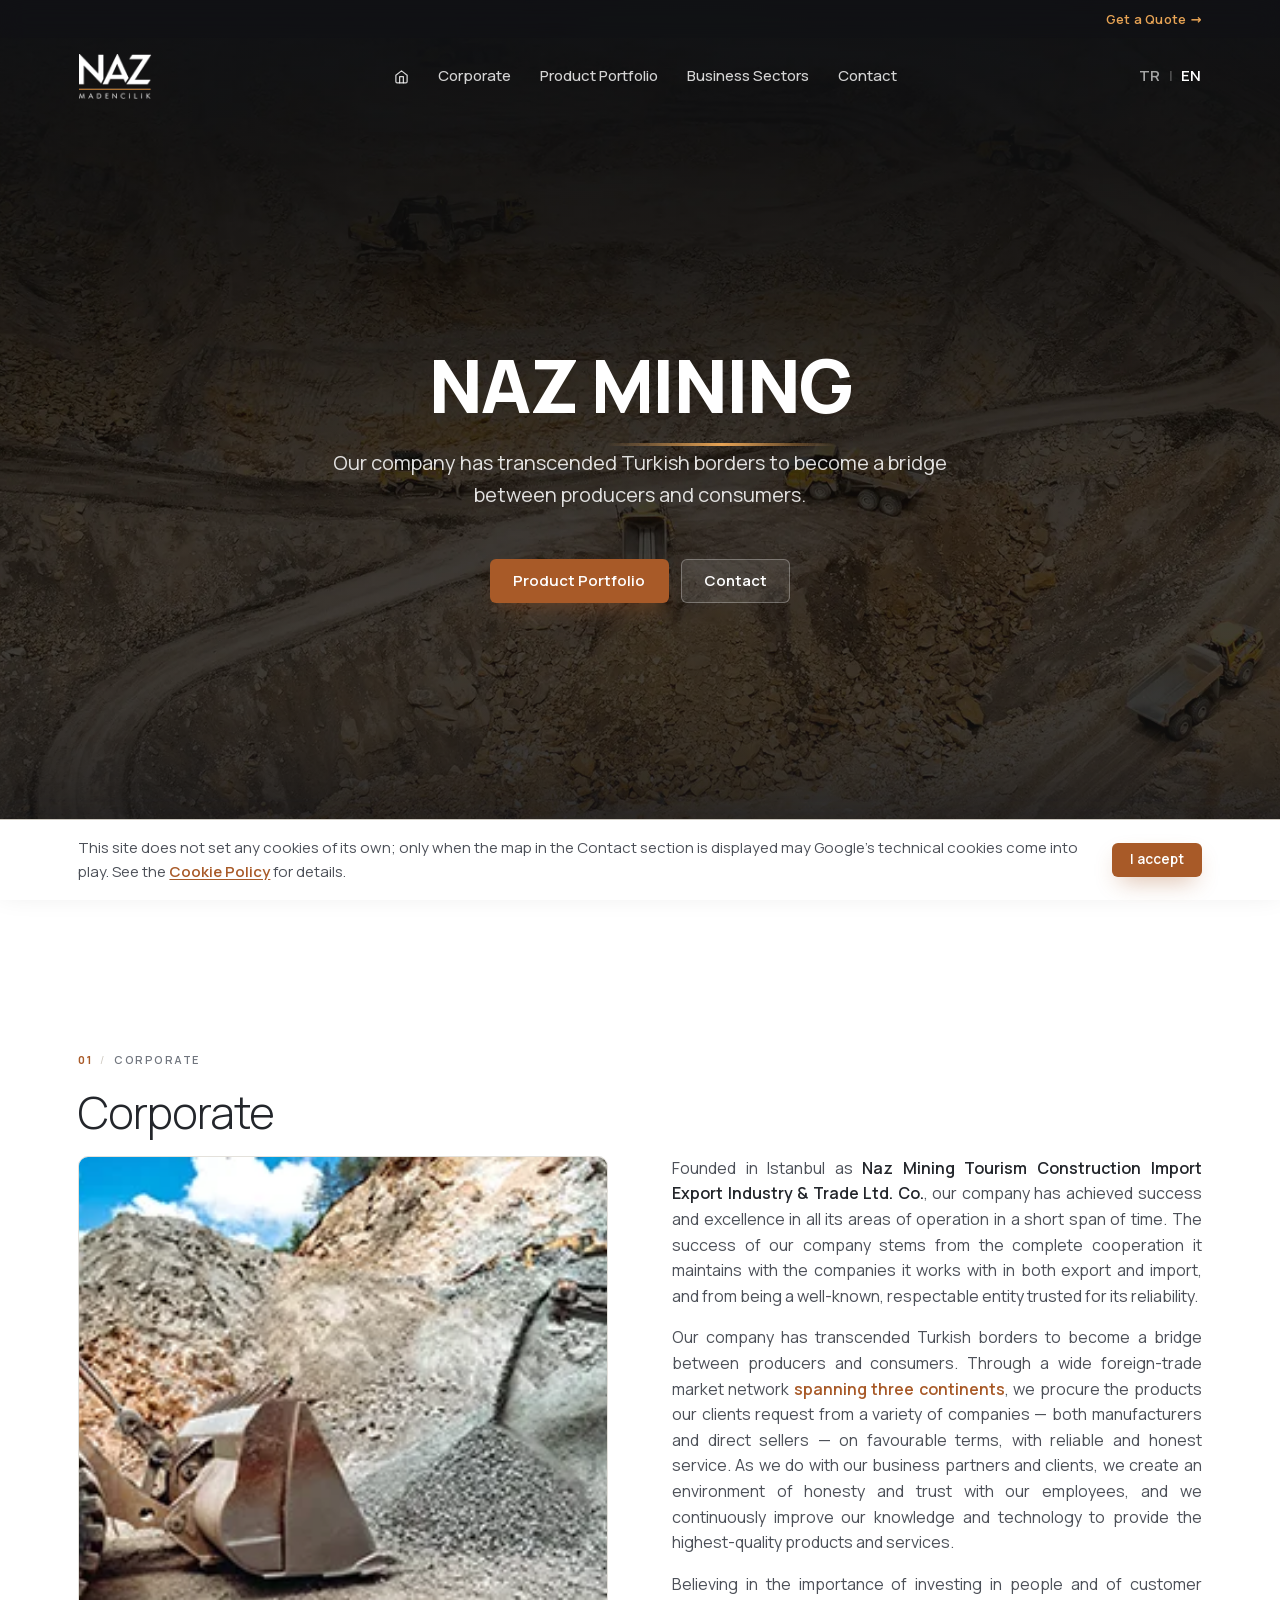
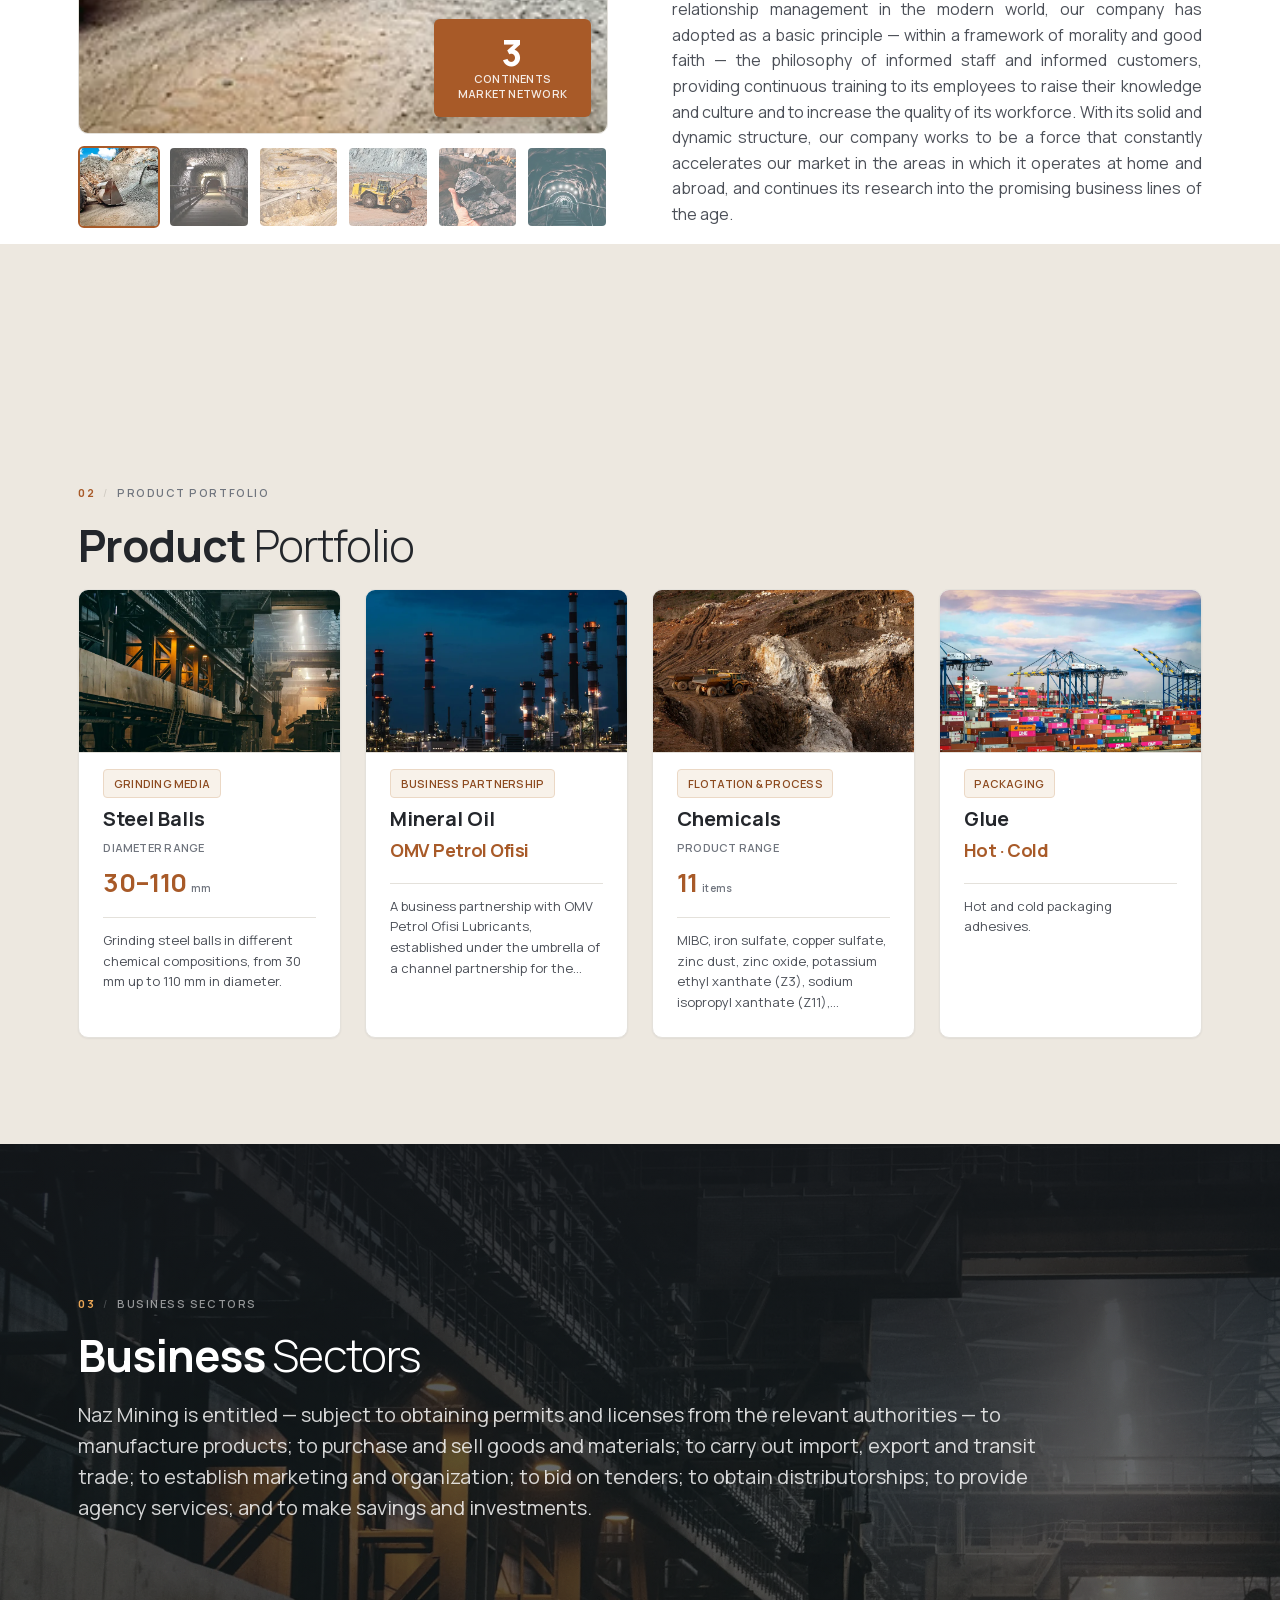
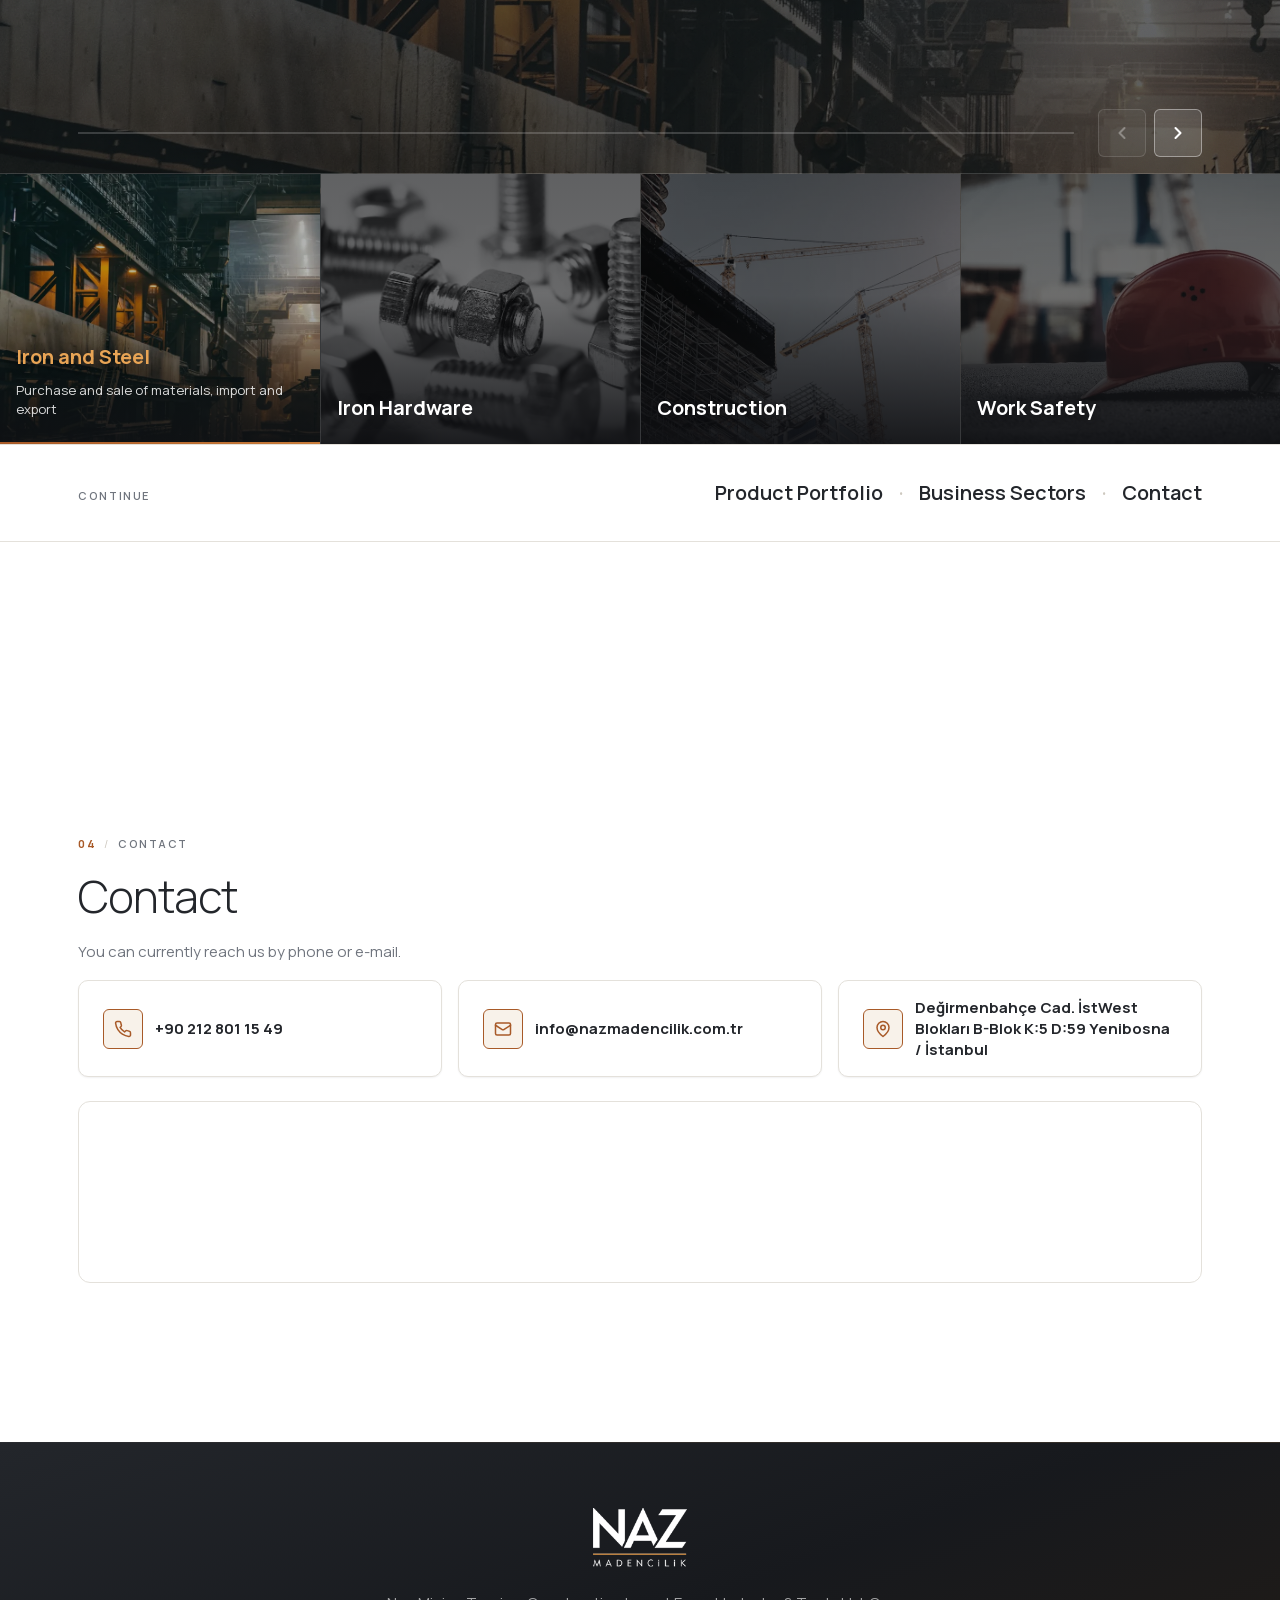
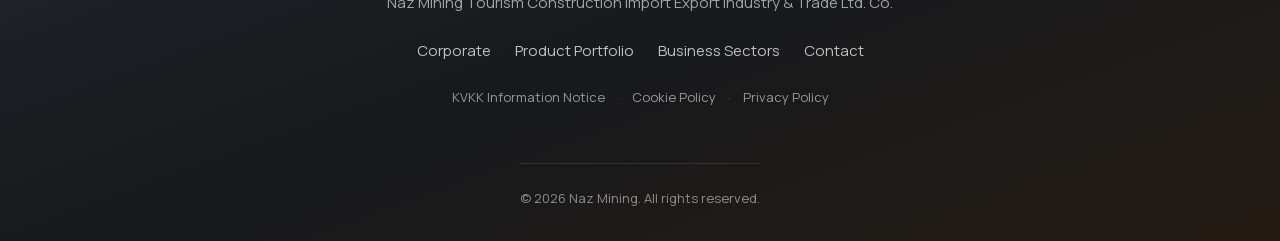
<file: en.html>
<!DOCTYPE html>
<html lang="en" class="has-snap">
<head>
  <meta charset="utf-8">
  <meta name="viewport" content="width=device-width, initial-scale=1">
  <title>Naz Mining — Steel Balls, Mineral Oil, Chemicals</title>
  <meta name="description" content="Naz Mining: supplying steel balls, mineral oil, chemicals and adhesives through a foreign-trade network spanning three continents. Head office: Istanbul.">
  <meta name="robots" content="noindex, nofollow">
  <meta name="theme-color" content="#17191D">
  <link rel="icon" href="favicon.ico">
  <!-- hreflang: göreli URL geçici (önizleme noindex'li); custom domain bağlanınca Faz 3'te mutlak URL'ye çevrilecek -->
  <link rel="alternate" hreflang="tr" href="index.html">
  <link rel="alternate" hreflang="en" href="en.html">
  <link rel="alternate" hreflang="x-default" href="index.html">
  <link rel="preload" href="assets/fonts/manrope-var-latin.woff2" as="font" type="font/woff2" crossorigin>
  <link rel="preload" href="assets/fonts/manrope-var-latin-ext.woff2" as="font" type="font/woff2" crossorigin>
  <link rel="stylesheet" href="assets/css/tokens.css">
  <link rel="stylesheet" href="assets/css/main.css">
</head>
<body>
  <a class="skip-link" href="#content">Skip to content</a>

  <div class="topbar" role="region" aria-label="Quick access">
    <div class="container topbar-inner">
      <div class="topbar-right">
        <a class="topbar-cta" href="#contact">Get a Quote <span aria-hidden="true">→</span></a>
      </div>
    </div>
  </div>

  <header class="site-header">
    <div class="container header-inner">
      <!-- TODO(R1-6): vektör (SVG) logo patrondan beklemede; gelince yalnız src değişecek -->
      <a class="brand" href="en.html" aria-label="Naz Mining — Home">
        <img class="logo-white" src="assets/img/logo-white.webp" alt="Naz Mining" width="160" height="100">
        <img class="logo-dark" src="assets/img/logo-black.webp" alt="" width="160" height="100" aria-hidden="true">
      </a>
      <nav class="nav" aria-label="Main menu">
        <ul class="nav-list">
          <li><a href="#home" aria-label="Home"><svg class="nav-ico" viewBox="0 0 24 24" fill="none" stroke="currentColor" stroke-width="2" stroke-linecap="round" stroke-linejoin="round" aria-hidden="true"><path d="m3 10 9-7 9 7v10a2 2 0 0 1-2 2H5a2 2 0 0 1-2-2Z"/><path d="M9 22V12h6v10"/></svg></a></li>
          <li><a href="#corporate">Corporate</a></li>
          <li><a href="#products">Product Portfolio</a></li>
          <li><a href="#sectors">Business Sectors</a></li>
          <li><a href="#contact">Contact</a></li>
        </ul>
      </nav>
      <div class="header-cta">
        <div class="header-lang">
          <a class="lang-passive" href="index.html" hreflang="tr" lang="tr">TR</a>
          <span class="lang-sep" aria-hidden="true">|</span>
          <span class="lang-active" aria-current="true">EN</span>
        </div>
        <button class="nav-toggle" type="button" aria-expanded="false" aria-label="Open/close menu"><span></span></button>
      </div>
    </div>
  </header>

  <main id="content">
    <div class="hero-slot" id="home" data-theme="dark" data-snap="start">
    <section class="hero hero--curtain">
      <div class="hero-bg">
        <img src="assets/img/hero/quarry-aerial.webp" alt="" width="1680" height="980" fetchpriority="high">
      </div>
      <div class="container hero-inner">
        <div class="hero-copy">
          <h1 class="hero-title">NAZ <span class="accent">MINING</span></h1>
          <p class="hero-lead">Our company has transcended Turkish borders to become a bridge between producers and consumers.</p>
          <div class="hero-actions">
            <a class="btn btn--primary" href="#products">Product Portfolio</a>
            <!-- ghost'un koyu zemin karşılığı desil'de btn--light'tır (cam kenarlık) -->
            <a class="btn btn--light" href="#contact">Contact</a>
          </div>
        </div>
      </div>
      <a class="hero-scroll" href="#corporate" aria-label="Scroll down"></a>
    </section>
    </div>

    <section class="section section--white section--screen" id="corporate" data-theme="light" data-snap="start">
      <div class="container reveal reveal--rise">
        <div class="section-head">
          <p class="eyebrow"><span class="eyebrow-num">01</span><span class="eyebrow-sep" aria-hidden="true">/</span><span class="eyebrow-label">Corporate</span></p>
          <h2 class="section-title"><em>Corporate</em></h2>
        </div>
        <div class="about-split">
          <div class="about-gallery">
            <figure class="gallery-main">
              <img src="assets/img/corporate/corporate-1.webp" alt="" width="395" height="243" data-zoom-label="Gallery image 1 — enlarge">
              <span class="gallery-badge" aria-hidden="true"><span class="num">3</span><span class="lbl">Continents<br>Market Network</span></span>
            </figure>
            <div class="gallery-thumbs">
              <button class="gallery-thumb is-active" type="button" data-full="assets/img/corporate/corporate-1.webp" aria-label="Gallery image 1">
                <img src="assets/img/corporate/corporate-1.webp" alt="" width="395" height="243" loading="lazy">
              </button>
              <button class="gallery-thumb" type="button" data-full="assets/img/corporate/corporate-2.webp" aria-label="Gallery image 2">
                <img src="assets/img/corporate/corporate-2.webp" alt="" width="395" height="243" loading="lazy">
              </button>
              <button class="gallery-thumb" type="button" data-full="assets/img/corporate/corporate-3.webp" aria-label="Gallery image 3">
                <img src="assets/img/corporate/corporate-3.webp" alt="" width="395" height="243" loading="lazy">
              </button>
              <button class="gallery-thumb" type="button" data-full="assets/img/corporate/corporate-4.webp" aria-label="Gallery image 4">
                <img src="assets/img/corporate/corporate-4.webp" alt="" width="395" height="243" loading="lazy">
              </button>
              <button class="gallery-thumb" type="button" data-full="assets/img/corporate/corporate-5.webp" aria-label="Gallery image 5">
                <img src="assets/img/corporate/corporate-5.webp" alt="" width="395" height="243" loading="lazy">
              </button>
              <button class="gallery-thumb" type="button" data-full="assets/img/corporate/corporate-6.webp" aria-label="Gallery image 6">
                <img src="assets/img/corporate/corporate-6.webp" alt="" width="395" height="243" loading="lazy">
              </button>
            </div>
          </div>
          <div class="hscroll-progress" aria-hidden="true"><div class="hscroll-progress-bar"></div></div>
          <div class="about-copy">
            <p>Founded in Istanbul as <strong>Naz Mining Tourism Construction Import Export Industry &amp; Trade Ltd. Co.</strong>, our company has achieved success and excellence in all its areas of operation in a short span of time. The success of our company stems from the complete cooperation it maintains with the companies it works with in both export and import, and from being a well-known, respectable entity trusted for its reliability.</p>
            <p>Our company has transcended Turkish borders to become a bridge between producers and consumers. Through a wide foreign-trade market network <span class="text-accent">spanning three continents</span>, we procure the products our clients request from a variety of companies — both manufacturers and direct sellers — on favourable terms, with reliable and honest service. As we do with our business partners and clients, we create an environment of honesty and trust with our employees, and we continuously improve our knowledge and technology to provide the highest-quality products and services.</p>
            <p>Believing in the importance of investing in people and of customer relationship management in the modern world, our company has adopted as a basic principle — within a framework of morality and good faith — the philosophy of informed staff and informed customers, providing continuous training to its employees to raise their knowledge and culture and to increase the quality of its workforce. With its solid and dynamic structure, our company works to be a force that constantly accelerates our market in the areas in which it operates at home and abroad, and continues its research into the promising business lines of the age.</p>
          </div>
        </div>
      </div>
    </section>

    <section class="section section--tint section--screen" id="products" data-theme="light" data-snap="start">
      <div class="container reveal reveal--rise">
        <div class="section-head">
          <p class="eyebrow"><span class="eyebrow-num">02</span><span class="eyebrow-sep" aria-hidden="true">/</span><span class="eyebrow-label">Product Portfolio</span></p>
          <h2 class="section-title">Product <em>Portfolio</em></h2>
        </div>
        <div class="case-grid stagger" data-hscroll-label="Product portfolio cards">
          <article class="case-card reveal">
            <!-- Gerçek ürün fotoğrafı gelince yalnız src değişir (tema eşleşmeli vekil görsel) -->
            <figure class="case-media"><img src="assets/img/sectors/iron-steel.webp" alt="" width="700" height="800" loading="lazy"></figure>
            <div class="case-body">
              <p class="case-tag">Grinding Media</p>
              <h3>Steel Balls</h3>
              <div class="case-content">
              <p class="spec-label">Diameter Range</p>
              <p class="case-figure">30–110 <span class="unit">mm</span></p>
              <p class="case-desc">Grinding steel balls in different chemical compositions, from 30 mm up to 110 mm in diameter.</p>
            </div>
            </div>
          </article>
          <article class="case-card reveal">
            <!-- Gerçek ürün fotoğrafı gelince yalnız src değişir (tema eşleşmeli vekil görsel) -->
            <figure class="case-media"><img src="assets/img/sectors/oil-fuel.webp" alt="" width="700" height="800" loading="lazy"></figure>
            <div class="case-body">
              <p class="case-tag">Business Partnership</p>
              <h3>Mineral Oil</h3>
              <div class="case-content">
              <p class="case-figure case-figure--text">OMV Petrol Ofisi</p>
              <p class="case-desc">A business partnership with OMV Petrol Ofisi Lubricants, established under the umbrella of a channel partnership for the mining sector.</p>
            </div>
            </div>
          </article>
          <article class="case-card reveal">
            <!-- Gerçek ürün fotoğrafı gelince yalnız src değişir (tema eşleşmeli vekil görsel) -->
            <figure class="case-media"><img src="assets/img/sectors/mining.webp" alt="" width="700" height="800" loading="lazy"></figure>
            <div class="case-body">
              <p class="case-tag">Flotation &amp; Process</p>
              <h3>Chemicals</h3>
              <div class="case-content">
              <p class="spec-label">Product Range</p>
              <p class="case-figure">11 <span class="unit">items</span></p>
              <p class="case-desc" title="MIBC, iron sulfate, copper sulfate, zinc dust, zinc oxide, potassium ethyl xanthate (Z3), sodium isopropyl xanthate (Z11), potassium amyl xanthate (Z5), zinc sulfate, zirconium and zirconium balls">MIBC, iron sulfate, copper sulfate, zinc dust, zinc oxide, potassium ethyl xanthate (Z3), sodium isopropyl xanthate (Z11), potassium amyl xanthate (Z5), zinc sulfate, zirconium and zirconium balls.</p>
            </div>
            </div>
          </article>
          <article class="case-card reveal">
            <!-- Gerçek ürün fotoğrafı gelince yalnız src değişir (tema eşleşmeli vekil görsel) -->
            <figure class="case-media"><img src="assets/img/sectors/transport.webp" alt="" width="700" height="800" loading="lazy"></figure>
            <div class="case-body">
              <p class="case-tag">Packaging</p>
              <h3>Glue</h3>
              <div class="case-content">
              <p class="case-figure case-figure--text">Hot · Cold</p>
              <p class="case-desc">Hot and cold packaging adhesives.</p>
            </div>
            </div>
          </article>
        </div>
        <div class="hscroll-progress" aria-hidden="true"><div class="hscroll-progress-bar"></div></div>
      </div>
    </section>

    <section class="section--dark axes-stage" id="sectors" data-theme="dark" data-snap="start">
      <div class="axes-bg" aria-hidden="true">
        <div class="axes-bg-layer"></div>
        <div class="axes-bg-layer"></div>
      </div>
      <div class="container">
        <div class="section-head">
          <p class="eyebrow eyebrow--on-dark"><span class="eyebrow-num">03</span><span class="eyebrow-sep" aria-hidden="true">/</span><span class="eyebrow-label">Business Sectors</span></p>
          <h2 class="section-title">Business <em>Sectors</em></h2>
          <p class="section-lead">Naz Mining is entitled — subject to obtaining permits and licenses from the relevant authorities — to manufacture products; to purchase and sell goods and materials; to carry out import, export and transit trade; to establish marketing and organization; to bid on tenders; to obtain distributorships; to provide agency services; and to make savings and investments.</p>
        </div>
      </div>
      <div class="container axes-controls">
        <div class="axes-progress" aria-hidden="true"><div class="axes-progress-bar"></div></div>
        <div class="axes-nav">
          <button class="axes-btn axes-btn--prev" type="button" aria-label="Previous sectors" disabled><svg viewBox="0 0 24 24" fill="none" stroke="currentColor" stroke-width="2.5" stroke-linecap="round" stroke-linejoin="round" aria-hidden="true"><path d="m15 18-6-6 6-6"/></svg></button>
          <button class="axes-btn axes-btn--next" type="button" aria-label="Next sectors"><svg viewBox="0 0 24 24" fill="none" stroke="currentColor" stroke-width="2.5" stroke-linecap="round" stroke-linejoin="round" aria-hidden="true"><path d="m9 18 6-6-6-6"/></svg></button>
        </div>
      </div>
      <div class="axes-strip">
        <div class="axes-track hscroll" aria-label="Business sectors">
          <button class="axis is-active" type="button" aria-pressed="true" data-bg="assets/img/sectors/iron-steel.webp" data-bg-full="assets/img/sectors/iron-steel-2x.webp">
            <span class="axis-photo" aria-hidden="true"></span>
            <span class="axis-title">Iron and Steel</span>
            <span class="axis-detail"><p>Purchase and sale of materials, import and export</p></span>
          </button>
          <button class="axis" type="button" aria-pressed="false" data-bg="assets/img/sectors/hardware.webp" data-bg-full="assets/img/sectors/hardware-2x.webp">
            <span class="axis-photo" aria-hidden="true"></span>
            <span class="axis-title">Iron Hardware</span>
            <span class="axis-detail"><p>Purchase and sale, marketing and organization</p></span>
          </button>
          <button class="axis" type="button" aria-pressed="false" data-bg="assets/img/sectors/construction.webp" data-bg-full="assets/img/sectors/construction-2x.webp">
            <span class="axis-photo" aria-hidden="true"></span>
            <span class="axis-title">Construction</span>
            <span class="axis-detail"><p>Material supply and participation in tenders</p></span>
          </button>
          <button class="axis" type="button" aria-pressed="false" data-bg="assets/img/sectors/work-safety.webp" data-bg-full="assets/img/sectors/work-safety-2x.webp">
            <span class="axis-photo" aria-hidden="true"></span>
            <span class="axis-title">Work Safety</span>
            <span class="axis-detail"><p>Product supply, distributorship and agency services</p></span>
          </button>
          <button class="axis" type="button" aria-pressed="false" data-bg="assets/img/sectors/mining.webp" data-bg-full="assets/img/sectors/mining-2x.webp">
            <span class="axis-photo" aria-hidden="true"></span>
            <span class="axis-title">Mining</span>
            <span class="axis-detail"><p>Import, export and transit trade</p></span>
          </button>
          <button class="axis" type="button" aria-pressed="false" data-bg="assets/img/sectors/transport.webp" data-bg-full="assets/img/sectors/transport-2x.webp">
            <span class="axis-photo" aria-hidden="true"></span>
            <span class="axis-title">Transport</span>
            <span class="axis-detail"><p>Transit trade in domestic and foreign markets</p></span>
          </button>
          <button class="axis" type="button" aria-pressed="false" data-bg="assets/img/sectors/automotive.webp" data-bg-full="assets/img/sectors/automotive-2x.webp">
            <span class="axis-photo" aria-hidden="true"></span>
            <span class="axis-title">Automotive Industry</span>
            <span class="axis-detail"><p>Purchase and sale of goods and distributorship</p></span>
          </button>
          <button class="axis" type="button" aria-pressed="false" data-bg="assets/img/sectors/oil-fuel.webp" data-bg-full="assets/img/sectors/oil-fuel-2x.webp">
            <span class="axis-photo" aria-hidden="true"></span>
            <span class="axis-title">Oil and Fuel</span>
            <span class="axis-detail"><p>Purchase and sale, import and export</p></span>
          </button>
        </div>
      </div>
    </section>

    <aside class="next-block" aria-label="Continue to sections" data-theme="light">
      <div class="container next-inner">
        <p class="next-label">Continue</p>
        <p class="next-links">
          <a href="#products">Product Portfolio</a>
          <span class="dot" aria-hidden="true">·</span>
          <a href="#sectors">Business Sectors</a>
          <span class="dot" aria-hidden="true">·</span>
          <a href="#contact">Contact</a>
        </p>
      </div>
    </aside>

    <section class="section section--white section--screen" id="contact" data-theme="light" data-snap="start">
      <div class="container reveal reveal--rise">
        <div class="section-head">
          <p class="eyebrow"><span class="eyebrow-num">04</span><span class="eyebrow-sep" aria-hidden="true">/</span><span class="eyebrow-label">Contact</span></p>
          <h2 class="section-title"><em>Contact</em></h2>
        </div>
        <div class="reach-block reveal">
          <p class="reach-note">You can currently reach us by phone or e-mail.</p>
          <a class="reach-link" href="tel:+902128011549" aria-label="Phone: +90 212 801 15 49">
            <span class="reach-ico" aria-hidden="true"><svg viewBox="0 0 24 24" fill="none" stroke="currentColor" stroke-width="2" stroke-linecap="round" stroke-linejoin="round" aria-hidden="true"><path d="M22 16.92v3a2 2 0 0 1-2.18 2 19.79 19.79 0 0 1-8.63-3.07 19.5 19.5 0 0 1-6-6 19.79 19.79 0 0 1-3.07-8.67A2 2 0 0 1 4.11 2h3a2 2 0 0 1 2 1.72c.127.96.361 1.903.7 2.81a2 2 0 0 1-.45 2.11L8.09 9.91a16 16 0 0 0 6 6l1.27-1.27a2 2 0 0 1 2.11-.45c.907.339 1.85.573 2.81.7A2 2 0 0 1 22 16.92z"/></svg></span>
            <span class="reach-value">+90 212 801 15 49</span>
          </a>
          <a class="reach-link" href="mailto:info@nazmadencilik.com.tr" aria-label="E-mail: info@nazmadencilik.com.tr">
            <span class="reach-ico" aria-hidden="true"><svg viewBox="0 0 24 24" fill="none" stroke="currentColor" stroke-width="2" stroke-linecap="round" stroke-linejoin="round" aria-hidden="true"><rect x="2" y="4" width="20" height="16" rx="2"/><path d="m22 7-8.97 5.7a1.94 1.94 0 0 1-2.06 0L2 7"/></svg></span>
            <span class="reach-value">info@nazmadencilik.com.tr</span>
          </a>
          <a class="reach-link" href="https://www.google.com/maps/search/?api=1&amp;query=%C4%B0stWest%20Bloklar%C4%B1%20B-Blok%20Yenibosna%20%C4%B0stanbul" target="_blank" rel="noopener" aria-label="Address: Değirmenbahçe Cad. İstWest Blokları B-Blok K:5 D:59 Yenibosna / İstanbul — open in maps">
            <span class="reach-ico" aria-hidden="true"><svg viewBox="0 0 24 24" fill="none" stroke="currentColor" stroke-width="2" stroke-linecap="round" stroke-linejoin="round" aria-hidden="true"><path d="M20 10c0 6-8 12-8 12s-8-6-8-12a8 8 0 0 1 16 0Z"/><circle cx="12" cy="10" r="3"/></svg></span>
            <span class="reach-value">Değirmenbahçe Cad. İstWest Blokları B-Blok K:5 D:59 Yenibosna / İstanbul</span>
          </a>
        </div>
        <div class="map-frame reveal">
          <iframe src="https://www.google.com/maps/embed?pb=!1m18!1m12!1m3!1d3010.705289174937!2d28.81324251541415!3d41.00982327930059!2m3!1f0!2f0!3f0!3m2!1i1024!2i768!4f13.1!3m3!1m2!1s0x14caa4873f7c17a5%3A0xe887685eb757e1d1!2zxLBzdFdlc3Q!5e0!3m2!1str!2str!4v1641812508233!5m2!1str!2str" title="Naz Mining head office location — Google Maps" loading="lazy" referrerpolicy="no-referrer-when-downgrade" allowfullscreen></iframe>
        </div>
      </div>
    </section>
  </main>

  <footer class="site-footer" data-theme="dark" data-snap="end">
    <div class="container footer-inner">
      <a class="footer-brand" href="#home" aria-label="Naz Mining — back to top">
        <img src="assets/img/logo-white.webp" alt="Naz Mining" width="160" height="100">
      </a>
      <p class="footer-line">Naz Mining Tourism Construction Import Export Industry &amp; Trade Ltd. Co.</p>
      <nav class="footer-nav" aria-label="Footer menu">
        <a href="#corporate">Corporate</a>
        <a href="#products">Product Portfolio</a>
        <a href="#sectors">Business Sectors</a>
        <a href="#contact">Contact</a>
      </nav>
      <nav class="footer-legal" aria-label="Legal">
        <a href="kvkk-notice.html">KVKK Information Notice</a>
        <span class="dot" aria-hidden="true">·</span>
        <a href="cookie-policy.html">Cookie Policy</a>
        <span class="dot" aria-hidden="true">·</span>
        <a href="privacy-policy.html">Privacy Policy</a>
      </nav>
      <p class="footer-bottom">© 2026 Naz Mining. All rights reserved.</p>
    </div>
  </footer>

  <dialog class="lightbox" id="galeri-lightbox" aria-label="Corporate image gallery">
    <button class="lightbox-close" type="button" aria-label="Close"><svg viewBox="0 0 24 24" fill="none" stroke="currentColor" stroke-width="2.5" stroke-linecap="round" aria-hidden="true"><path d="M18 6 6 18M6 6l12 12"/></svg></button>
    <button class="lightbox-prev" type="button" aria-label="Previous image"><svg viewBox="0 0 24 24" fill="none" stroke="currentColor" stroke-width="2.5" stroke-linecap="round" stroke-linejoin="round" aria-hidden="true"><path d="m15 18-6-6 6-6"/></svg></button>
    <img class="lightbox-img" src="assets/img/corporate/corporate-1.webp" alt="">
    <button class="lightbox-next" type="button" aria-label="Next image"><svg viewBox="0 0 24 24" fill="none" stroke="currentColor" stroke-width="2.5" stroke-linecap="round" stroke-linejoin="round" aria-hidden="true"><path d="m9 18 6-6-6-6"/></svg></button>
  </dialog>

  <script src="assets/js/main.js"></script>
</body>
</html>
</file>
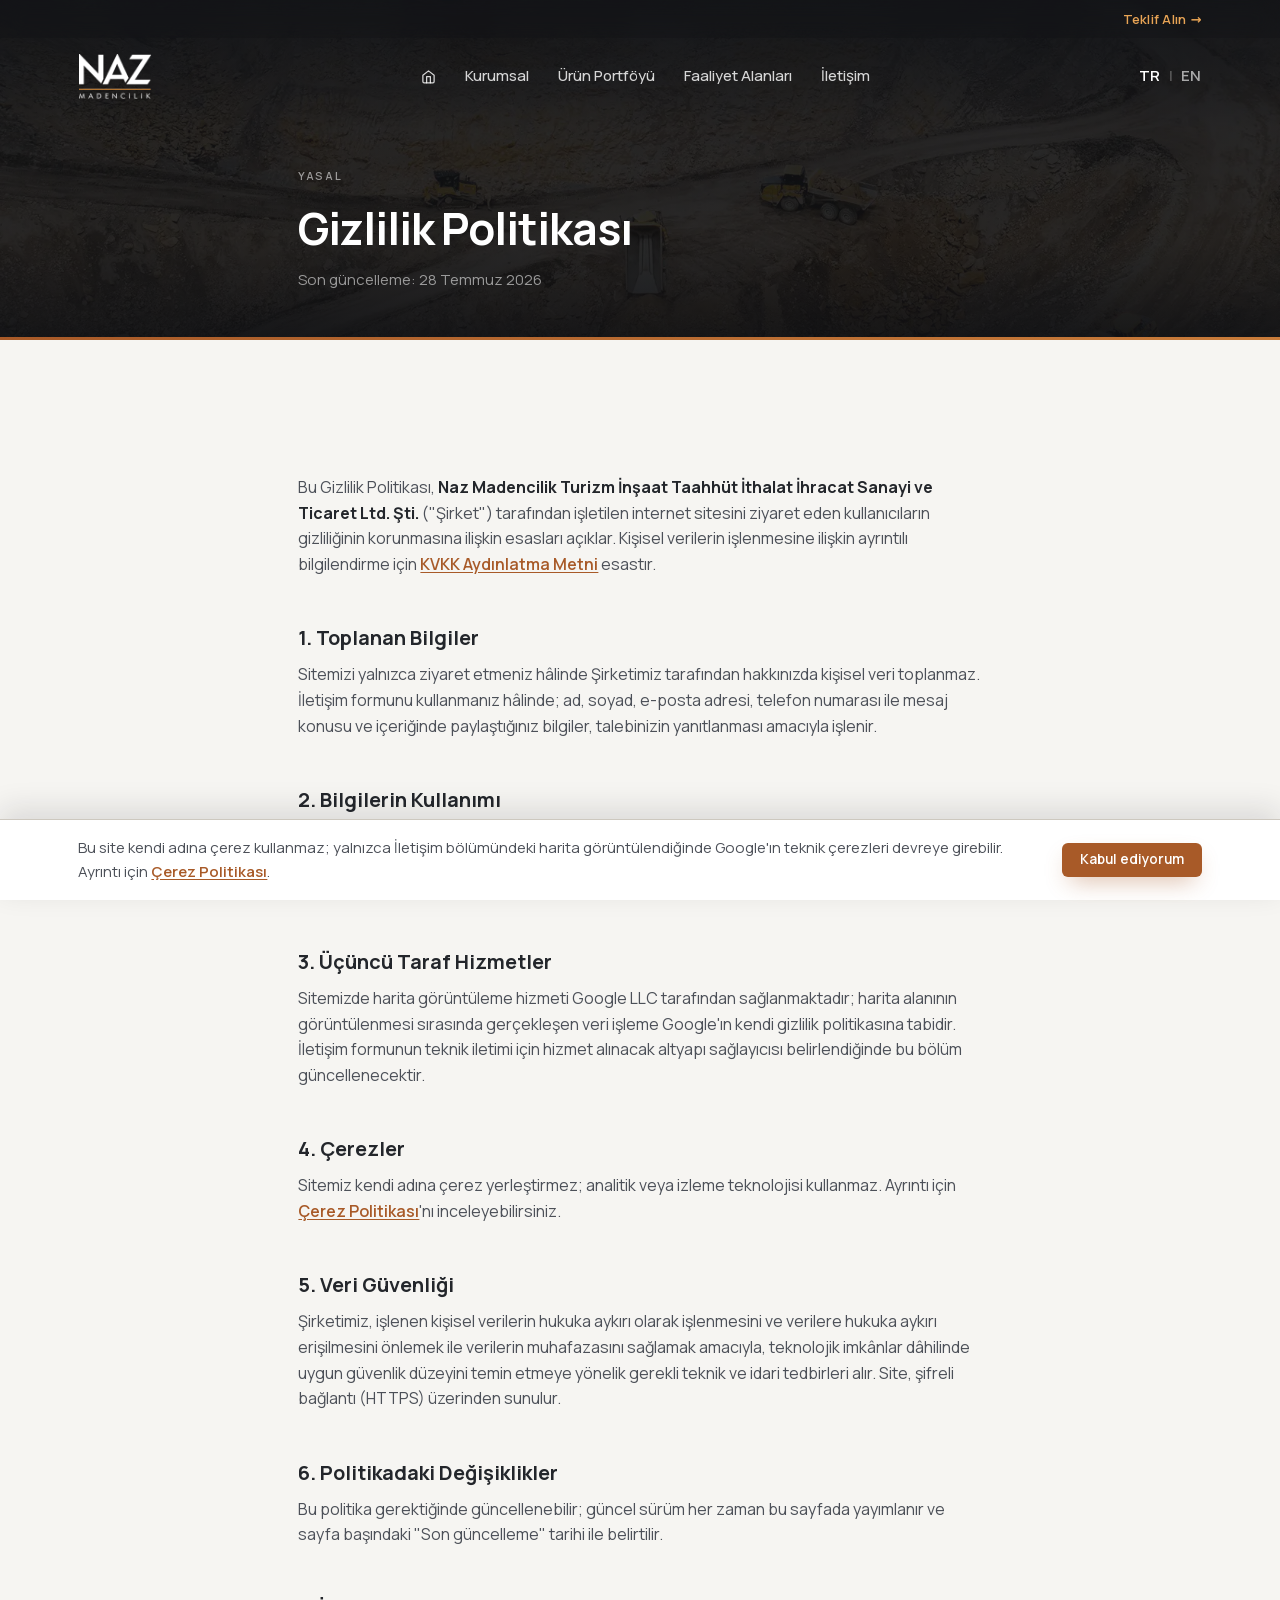
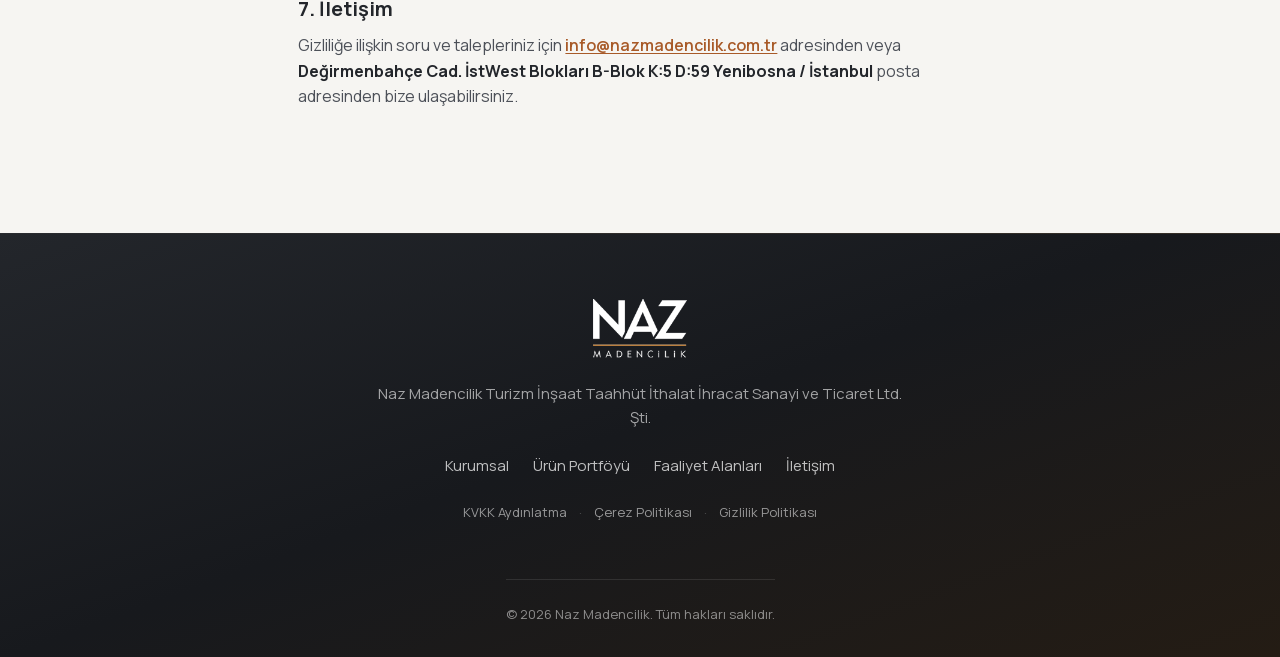
<file: gizlilik-politikasi.html>
<!DOCTYPE html>
<!-- UYARI (yayın blokeri): Bu metin standart şablondur; hukukçu onayından geçmeden
     ve [[PATRON ONAYI BEKLİYOR]] künye alanları doldurulmadan CANLIYA ÇIKMAYACAKTIR.
     Bkz. CLAUDE.md / Açık işler. -->
<html lang="tr">
<head>
  <meta charset="utf-8">
  <meta name="viewport" content="width=device-width, initial-scale=1">
  <title>Gizlilik Politikası — Naz Madencilik</title>
  <meta name="description" content="Naz Madencilik internet sitesi gizlilik politikası.">
  <meta name="robots" content="noindex, nofollow">
  <meta name="theme-color" content="#17191D">
  <link rel="icon" href="favicon.ico">
  <!-- hreflang: göreli URL geçici (önizleme noindex'li); custom domain bağlanınca Faz 3'te mutlak URL'ye çevrilecek -->
  <link rel="alternate" hreflang="tr" href="gizlilik-politikasi.html">
  <link rel="alternate" hreflang="en" href="privacy-policy.html">
  <link rel="alternate" hreflang="x-default" href="gizlilik-politikasi.html">
  <link rel="preload" href="assets/fonts/manrope-var-latin.woff2" as="font" type="font/woff2" crossorigin>
  <link rel="preload" href="assets/fonts/manrope-var-latin-ext.woff2" as="font" type="font/woff2" crossorigin>
  <link rel="stylesheet" href="assets/css/tokens.css">
  <link rel="stylesheet" href="assets/css/main.css">
</head>
<body>
  <a class="skip-link" href="#icerik">İçeriğe geç</a>

  <div class="topbar" role="region" aria-label="Hızlı erişim">
    <div class="container topbar-inner">
      <div class="topbar-right">
        <a class="topbar-cta" href="index.html#iletisim">Teklif Alın <span aria-hidden="true">→</span></a>
      </div>
    </div>
  </div>

  <header class="site-header">
    <div class="container header-inner">
      <a class="brand" href="index.html" aria-label="Naz Madencilik — Anasayfa">
        <img class="logo-white" src="assets/img/logo-white.webp" alt="Naz Madencilik" width="160" height="100">
        <img class="logo-dark" src="assets/img/logo-black.webp" alt="" width="160" height="100" aria-hidden="true">
      </a>
      <nav class="nav" aria-label="Ana menü">
        <ul class="nav-list">
          <li><a href="index.html#anasayfa" aria-label="Anasayfa"><svg class="nav-ico" viewBox="0 0 24 24" fill="none" stroke="currentColor" stroke-width="2" stroke-linecap="round" stroke-linejoin="round" aria-hidden="true"><path d="m3 10 9-7 9 7v10a2 2 0 0 1-2 2H5a2 2 0 0 1-2-2Z"/><path d="M9 22V12h6v10"/></svg></a></li>
          <li><a href="index.html#kurumsal">Kurumsal</a></li>
          <li><a href="index.html#urunler">Ürün Portföyü</a></li>
          <li><a href="index.html#faaliyet">Faaliyet Alanları</a></li>
          <li><a href="index.html#iletisim">İletişim</a></li>
        </ul>
      </nav>
      <div class="header-cta">
        <div class="header-lang">
          <span class="lang-active" aria-current="true">TR</span>
          <span class="lang-sep" aria-hidden="true">|</span>
          <a class="lang-passive" href="privacy-policy.html" hreflang="en" lang="en">EN</a>
        </div>
        <button class="nav-toggle" type="button" aria-expanded="false" aria-label="Menüyü aç/kapat"><span></span></button>
      </div>
    </div>
  </header>

    <div class="page-head" data-theme="dark" role="region" aria-label="Sayfa başlığı">
    <div class="container container--narrow">
      <p class="eyebrow eyebrow--on-dark"><span class="eyebrow-label">Yasal</span></p>
      <h1 class="page-title">Gizlilik Politikası</h1>
      <p class="page-meta">Son güncelleme: 28 Temmuz 2026</p>
    </div>
  </div>

  <main id="icerik">
    <div class="section" data-theme="light">
      <div class="container container--narrow">
        <article class="legal-body">
          <p>Bu Gizlilik Politikası, <strong>Naz Madencilik Turizm İnşaat Taahhüt İthalat İhracat Sanayi ve Ticaret Ltd. Şti.</strong> ("Şirket") tarafından işletilen internet sitesini ziyaret eden kullanıcıların gizliliğinin korunmasına ilişkin esasları açıklar. Kişisel verilerin işlenmesine ilişkin ayrıntılı bilgilendirme için <a href="kvkk.html">KVKK Aydınlatma Metni</a> esastır.</p>

          <h2>1. Toplanan Bilgiler</h2>
          <p>Sitemizi yalnızca ziyaret etmeniz hâlinde Şirketimiz tarafından hakkınızda kişisel veri toplanmaz. İletişim formunu kullanmanız hâlinde; ad, soyad, e-posta adresi, telefon numarası ile mesaj konusu ve içeriğinde paylaştığınız bilgiler, talebinizin yanıtlanması amacıyla işlenir.</p>

          <h2>2. Bilgilerin Kullanımı</h2>
          <p>İletişim formu aracılığıyla iletilen bilgiler; talebinizin değerlendirilmesi, yanıtlanması ve talep hâlinde ticari ilişkinin kurulması amaçları dışında kullanılmaz; reklam veya pazarlama amaçlı listelere eklenmez ve üçüncü kişilerle bu amaçlarla paylaşılmaz.</p>

          <h2>3. Üçüncü Taraf Hizmetler</h2>
          <p>Sitemizde harita görüntüleme hizmeti Google LLC tarafından sağlanmaktadır; harita alanının görüntülenmesi sırasında gerçekleşen veri işleme Google'ın kendi gizlilik politikasına tabidir. İletişim formunun teknik iletimi için hizmet alınacak altyapı sağlayıcısı belirlendiğinde bu bölüm güncellenecektir.<!-- [[FORM SERVİSİ SEÇİMİ BEKLİYOR]] --></p>

          <h2>4. Çerezler</h2>
          <p>Sitemiz kendi adına çerez yerleştirmez; analitik veya izleme teknolojisi kullanmaz. Ayrıntı için <a href="cerez-politikasi.html">Çerez Politikası</a>'nı inceleyebilirsiniz.</p>

          <h2>5. Veri Güvenliği</h2>
          <p>Şirketimiz, işlenen kişisel verilerin hukuka aykırı olarak işlenmesini ve verilere hukuka aykırı erişilmesini önlemek ile verilerin muhafazasını sağlamak amacıyla, teknolojik imkânlar dâhilinde uygun güvenlik düzeyini temin etmeye yönelik gerekli teknik ve idari tedbirleri alır. Site, şifreli bağlantı (HTTPS) üzerinden sunulur.</p>

          <h2>6. Politikadaki Değişiklikler</h2>
          <p>Bu politika gerektiğinde güncellenebilir; güncel sürüm her zaman bu sayfada yayımlanır ve sayfa başındaki "Son güncelleme" tarihi ile belirtilir.</p>

          <h2>7. İletişim</h2>
          <p>Gizliliğe ilişkin soru ve talepleriniz için <a href="mailto:info@nazmadencilik.com.tr">info@nazmadencilik.com.tr</a> adresinden veya <strong>Değirmenbahçe Cad. İstWest Blokları B-Blok K:5 D:59 Yenibosna / İstanbul</strong> posta adresinden bize ulaşabilirsiniz.</p>
        </article>
      </div>
    </div>
  </main>

  <footer class="site-footer" data-theme="dark">
    <div class="container footer-inner">
      <a class="footer-brand" href="index.html" aria-label="Naz Madencilik — Anasayfa">
        <img src="assets/img/logo-white.webp" alt="Naz Madencilik" width="160" height="100">
      </a>
      <p class="footer-line">Naz Madencilik Turizm İnşaat Taahhüt İthalat İhracat Sanayi ve Ticaret Ltd. Şti.</p>
      <nav class="footer-nav" aria-label="Alt menü">
        <a href="index.html#kurumsal">Kurumsal</a>
        <a href="index.html#urunler">Ürün Portföyü</a>
        <a href="index.html#faaliyet">Faaliyet Alanları</a>
        <a href="index.html#iletisim">İletişim</a>
      </nav>
      <nav class="footer-legal" aria-label="Yasal">
        <a href="kvkk.html">KVKK Aydınlatma</a>
        <span class="dot" aria-hidden="true">·</span>
        <a href="cerez-politikasi.html">Çerez Politikası</a>
        <span class="dot" aria-hidden="true">·</span>
        <a href="gizlilik-politikasi.html" aria-current="page">Gizlilik Politikası</a>
      </nav>
      <p class="footer-bottom">© 2026 Naz Madencilik. Tüm hakları saklıdır.</p>
    </div>
  </footer>

  <script src="assets/js/main.js"></script>
</body>
</html>
</file>
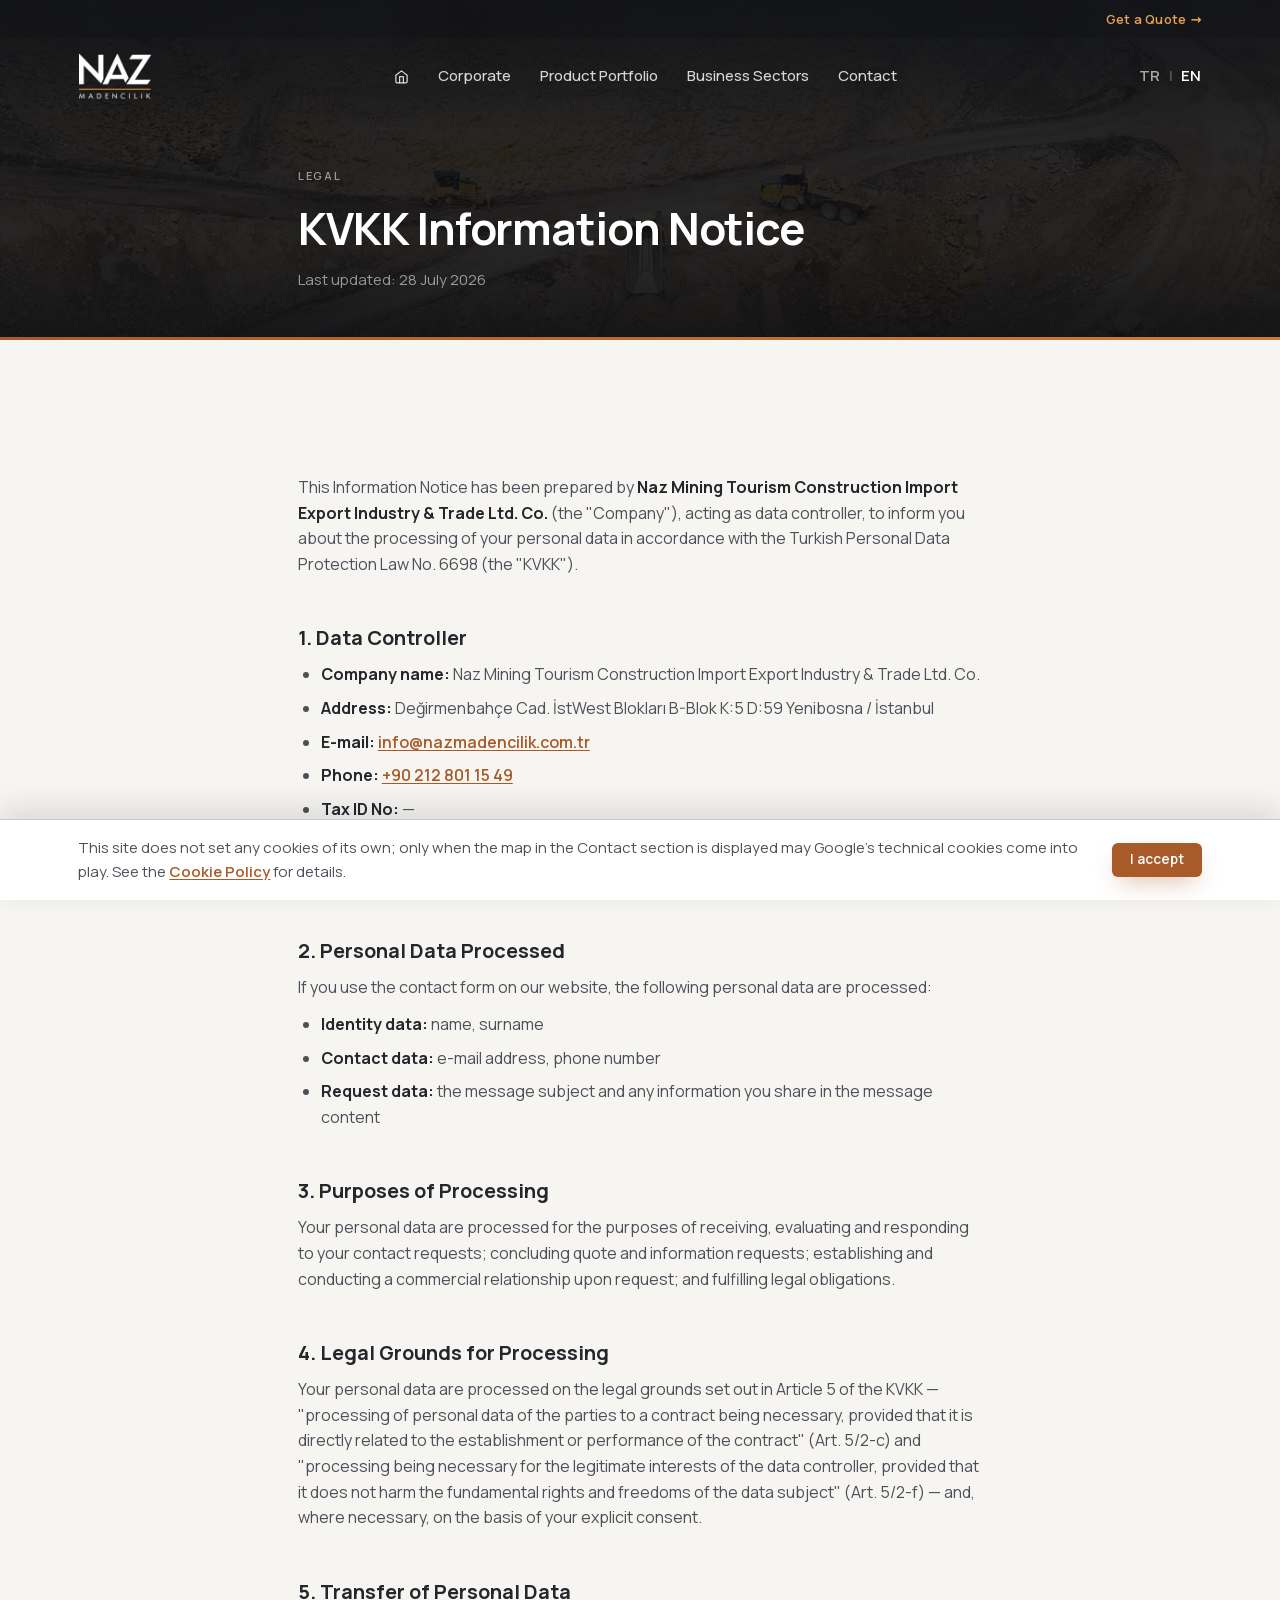
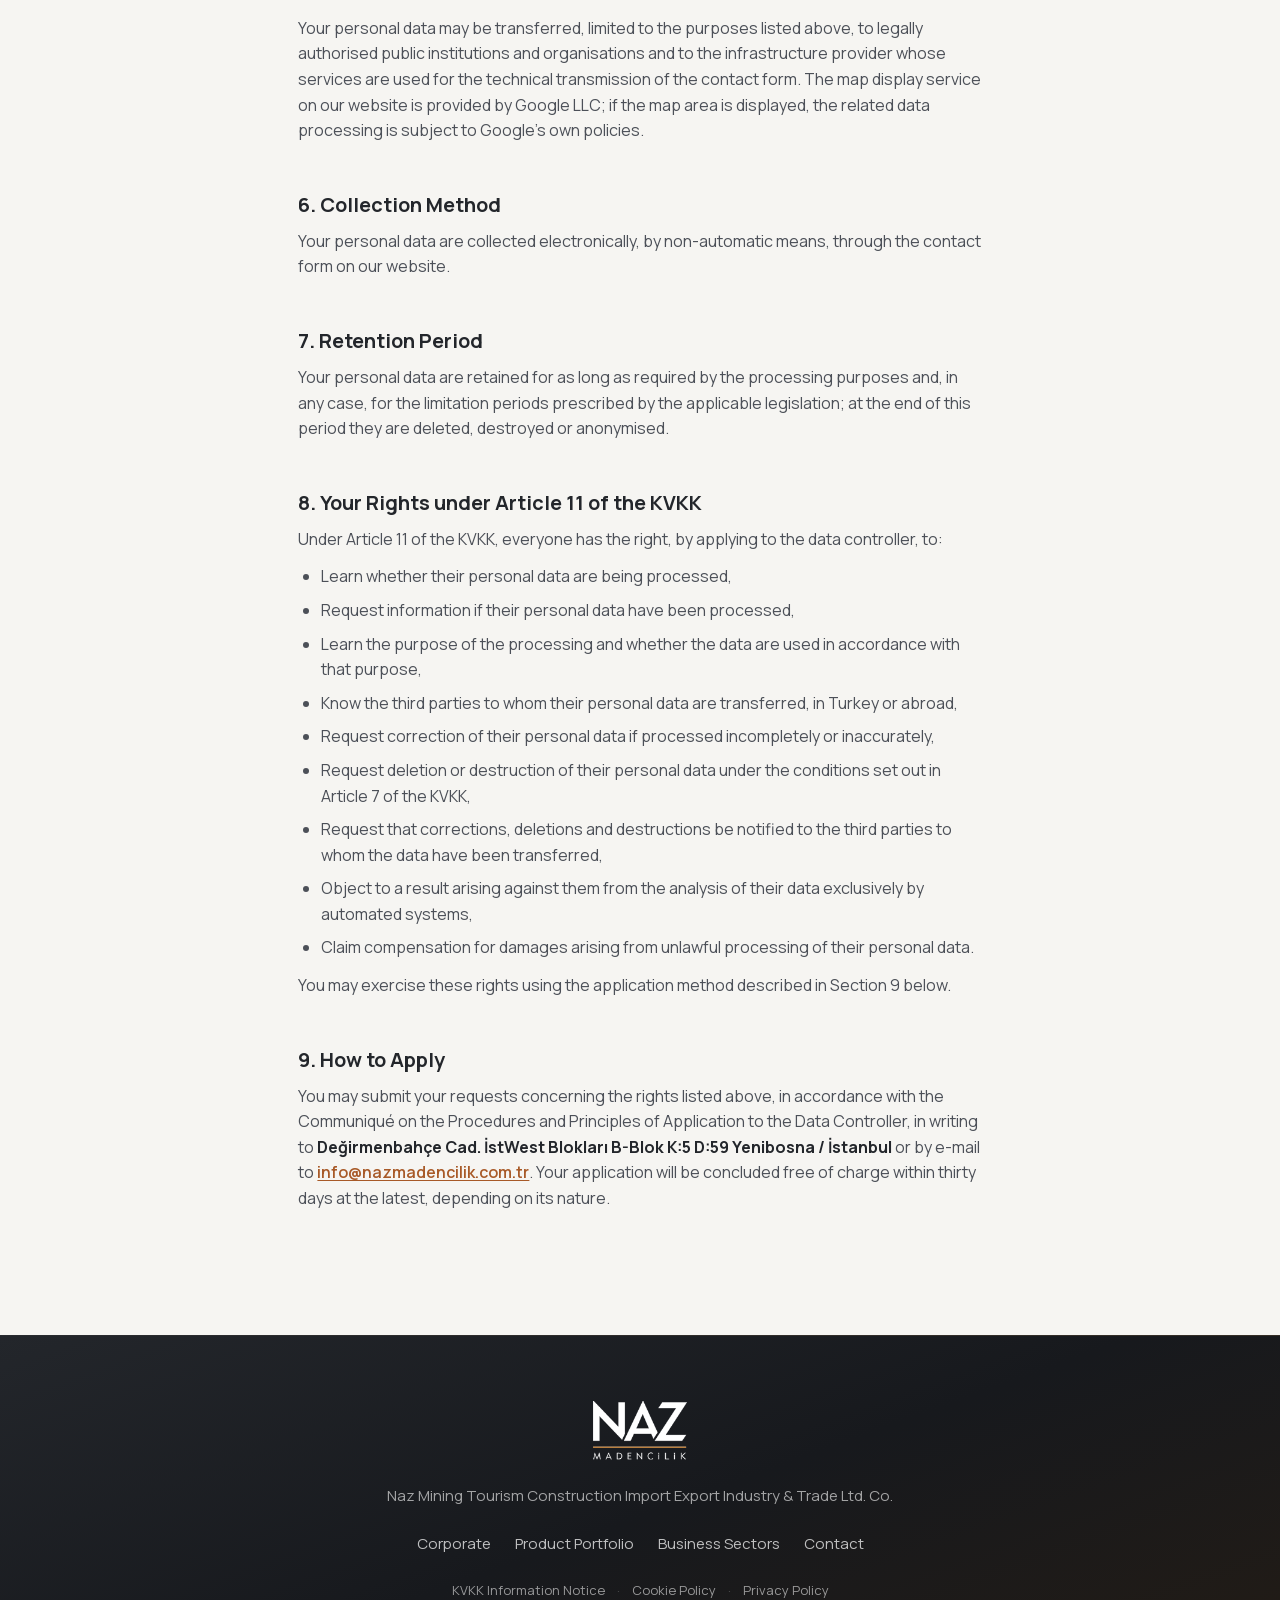
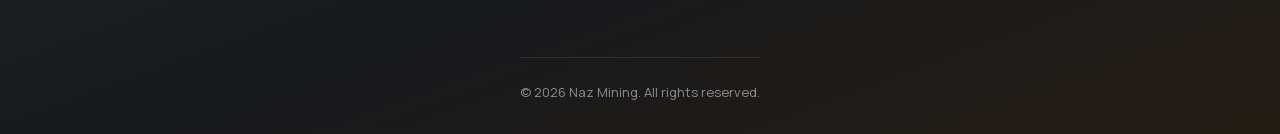
<file: kvkk-notice.html>
<!DOCTYPE html>
<!-- UYARI (yayın blokeri): Bu metin standart şablondur; hukukçu onayından geçmeden
     ve [[PATRON ONAYI BEKLİYOR]] künye alanları doldurulmadan CANLIYA ÇIKMAYACAKTIR.
     Bkz. CLAUDE.md / Açık işler. -->
<html lang="en">
<head>
  <meta charset="utf-8">
  <meta name="viewport" content="width=device-width, initial-scale=1">
  <title>KVKK Information Notice — Naz Mining</title>
  <meta name="description" content="Naz Mining information notice under the Turkish Personal Data Protection Law No. 6698 (KVKK).">
  <meta name="robots" content="noindex, nofollow">
  <meta name="theme-color" content="#17191D">
  <link rel="icon" href="favicon.ico">
  <!-- hreflang: göreli URL geçici (önizleme noindex'li); custom domain bağlanınca Faz 3'te mutlak URL'ye çevrilecek -->
  <link rel="alternate" hreflang="tr" href="kvkk.html">
  <link rel="alternate" hreflang="en" href="kvkk-notice.html">
  <link rel="alternate" hreflang="x-default" href="kvkk.html">
  <link rel="preload" href="assets/fonts/manrope-var-latin.woff2" as="font" type="font/woff2" crossorigin>
  <link rel="preload" href="assets/fonts/manrope-var-latin-ext.woff2" as="font" type="font/woff2" crossorigin>
  <link rel="stylesheet" href="assets/css/tokens.css">
  <link rel="stylesheet" href="assets/css/main.css">
</head>
<body>
  <a class="skip-link" href="#content">Skip to content</a>

  <div class="topbar" role="region" aria-label="Quick access">
    <div class="container topbar-inner">
      <div class="topbar-right">
        <a class="topbar-cta" href="en.html#contact">Get a Quote <span aria-hidden="true">→</span></a>
      </div>
    </div>
  </div>

  <header class="site-header">
    <div class="container header-inner">
      <a class="brand" href="en.html" aria-label="Naz Mining — Home">
        <img class="logo-white" src="assets/img/logo-white.webp" alt="Naz Mining" width="160" height="100">
        <img class="logo-dark" src="assets/img/logo-black.webp" alt="" width="160" height="100" aria-hidden="true">
      </a>
      <nav class="nav" aria-label="Main menu">
        <ul class="nav-list">
          <li><a href="en.html#home" aria-label="Home"><svg class="nav-ico" viewBox="0 0 24 24" fill="none" stroke="currentColor" stroke-width="2" stroke-linecap="round" stroke-linejoin="round" aria-hidden="true"><path d="m3 10 9-7 9 7v10a2 2 0 0 1-2 2H5a2 2 0 0 1-2-2Z"/><path d="M9 22V12h6v10"/></svg></a></li>
          <li><a href="en.html#corporate">Corporate</a></li>
          <li><a href="en.html#products">Product Portfolio</a></li>
          <li><a href="en.html#sectors">Business Sectors</a></li>
          <li><a href="en.html#contact">Contact</a></li>
        </ul>
      </nav>
      <div class="header-cta">
        <div class="header-lang">
          <a class="lang-passive" href="kvkk.html" hreflang="tr" lang="tr">TR</a>
          <span class="lang-sep" aria-hidden="true">|</span>
          <span class="lang-active" aria-current="true">EN</span>
        </div>
        <button class="nav-toggle" type="button" aria-expanded="false" aria-label="Open/close menu"><span></span></button>
      </div>
    </div>
  </header>

  <div class="page-head" data-theme="dark" role="region" aria-label="Page heading">
    <div class="container container--narrow">
      <p class="eyebrow eyebrow--on-dark"><span class="eyebrow-label">Legal</span></p>
      <h1 class="page-title">KVKK Information Notice</h1>
      <p class="page-meta">Last updated: 28 July 2026</p>
    </div>
  </div>

  <main id="content">
    <div class="section" data-theme="light">
      <div class="container container--narrow">
        <article class="legal-body">
          <p>This Information Notice has been prepared by <strong>Naz Mining Tourism Construction Import Export Industry &amp; Trade Ltd. Co.</strong> (the "Company"), acting as data controller, to inform you about the processing of your personal data in accordance with the Turkish Personal Data Protection Law No. 6698 (the "KVKK").</p>

          <h2>1. Data Controller</h2>
          <ul>
            <li><strong>Company name:</strong> Naz Mining Tourism Construction Import Export Industry &amp; Trade Ltd. Co.</li>
            <li><strong>Address:</strong> Değirmenbahçe Cad. İstWest Blokları B-Blok K:5 D:59 Yenibosna / İstanbul</li>
            <li><strong>E-mail:</strong> <a href="mailto:info@nazmadencilik.com.tr">info@nazmadencilik.com.tr</a></li>
            <li><strong>Phone:</strong> <a href="tel:+902128011549">+90 212 801 15 49</a></li>
            <li><strong>Tax ID No:</strong> —<!-- [[PATRON ONAYI BEKLİYOR]] --></li>
            <li><strong>MERSİS No:</strong> —<!-- [[PATRON ONAYI BEKLİYOR]] --></li>
            <li><strong>KEP (Registered E-mail) Address:</strong> —<!-- [[PATRON ONAYI BEKLİYOR]] --></li>
          </ul>

          <h2>2. Personal Data Processed</h2>
          <p>If you use the contact form on our website, the following personal data are processed:</p>
          <ul>
            <li><strong>Identity data:</strong> name, surname</li>
            <li><strong>Contact data:</strong> e-mail address, phone number</li>
            <li><strong>Request data:</strong> the message subject and any information you share in the message content</li>
          </ul>

          <h2>3. Purposes of Processing</h2>
          <p>Your personal data are processed for the purposes of receiving, evaluating and responding to your contact requests; concluding quote and information requests; establishing and conducting a commercial relationship upon request; and fulfilling legal obligations.</p>

          <h2>4. Legal Grounds for Processing</h2>
          <p>Your personal data are processed on the legal grounds set out in Article 5 of the KVKK — "processing of personal data of the parties to a contract being necessary, provided that it is directly related to the establishment or performance of the contract" (Art. 5/2-c) and "processing being necessary for the legitimate interests of the data controller, provided that it does not harm the fundamental rights and freedoms of the data subject" (Art. 5/2-f) — and, where necessary, on the basis of your explicit consent.</p>

          <h2>5. Transfer of Personal Data</h2>
          <p>Your personal data may be transferred, limited to the purposes listed above, to legally authorised public institutions and organisations and to the infrastructure provider whose services are used for the technical transmission of the contact form.<!-- [[FORM SERVİSİ SEÇİMİ BEKLİYOR — sağlayıcı belirlenince bu bölüm güncellenecek]] --> The map display service on our website is provided by Google LLC; if the map area is displayed, the related data processing is subject to Google's own policies.</p>

          <h2>6. Collection Method</h2>
          <p>Your personal data are collected electronically, by non-automatic means, through the contact form on our website.</p>

          <h2>7. Retention Period</h2>
          <p>Your personal data are retained for as long as required by the processing purposes and, in any case, for the limitation periods prescribed by the applicable legislation; at the end of this period they are deleted, destroyed or anonymised.</p>

          <h2>8. Your Rights under Article 11 of the KVKK</h2>
          <p>Under Article 11 of the KVKK, everyone has the right, by applying to the data controller, to:</p>
          <ul>
            <li>Learn whether their personal data are being processed,</li>
            <li>Request information if their personal data have been processed,</li>
            <li>Learn the purpose of the processing and whether the data are used in accordance with that purpose,</li>
            <li>Know the third parties to whom their personal data are transferred, in Turkey or abroad,</li>
            <li>Request correction of their personal data if processed incompletely or inaccurately,</li>
            <li>Request deletion or destruction of their personal data under the conditions set out in Article 7 of the KVKK,</li>
            <li>Request that corrections, deletions and destructions be notified to the third parties to whom the data have been transferred,</li>
            <li>Object to a result arising against them from the analysis of their data exclusively by automated systems,</li>
            <li>Claim compensation for damages arising from unlawful processing of their personal data.</li>
          </ul>
          <p>You may exercise these rights using the application method described in Section 9 below.</p>

          <h2>9. How to Apply</h2>
          <p>You may submit your requests concerning the rights listed above, in accordance with the Communiqué on the Procedures and Principles of Application to the Data Controller, in writing to <strong>Değirmenbahçe Cad. İstWest Blokları B-Blok K:5 D:59 Yenibosna / İstanbul</strong> or by e-mail to <a href="mailto:info@nazmadencilik.com.tr">info@nazmadencilik.com.tr</a>. Your application will be concluded free of charge within thirty days at the latest, depending on its nature.</p>
        </article>
      </div>
    </div>
  </main>

  <footer class="site-footer" data-theme="dark">
    <div class="container footer-inner">
      <a class="footer-brand" href="en.html" aria-label="Naz Mining — Home">
        <img src="assets/img/logo-white.webp" alt="Naz Mining" width="160" height="100">
      </a>
      <p class="footer-line">Naz Mining Tourism Construction Import Export Industry &amp; Trade Ltd. Co.</p>
      <nav class="footer-nav" aria-label="Footer menu">
        <a href="en.html#corporate">Corporate</a>
        <a href="en.html#products">Product Portfolio</a>
        <a href="en.html#sectors">Business Sectors</a>
        <a href="en.html#contact">Contact</a>
      </nav>
      <nav class="footer-legal" aria-label="Legal">
        <a href="kvkk-notice.html" aria-current="page">KVKK Information Notice</a>
        <span class="dot" aria-hidden="true">·</span>
        <a href="cookie-policy.html">Cookie Policy</a>
        <span class="dot" aria-hidden="true">·</span>
        <a href="privacy-policy.html">Privacy Policy</a>
      </nav>
      <p class="footer-bottom">© 2026 Naz Mining. All rights reserved.</p>
    </div>
  </footer>

  <script src="assets/js/main.js"></script>
</body>
</html>
</file>
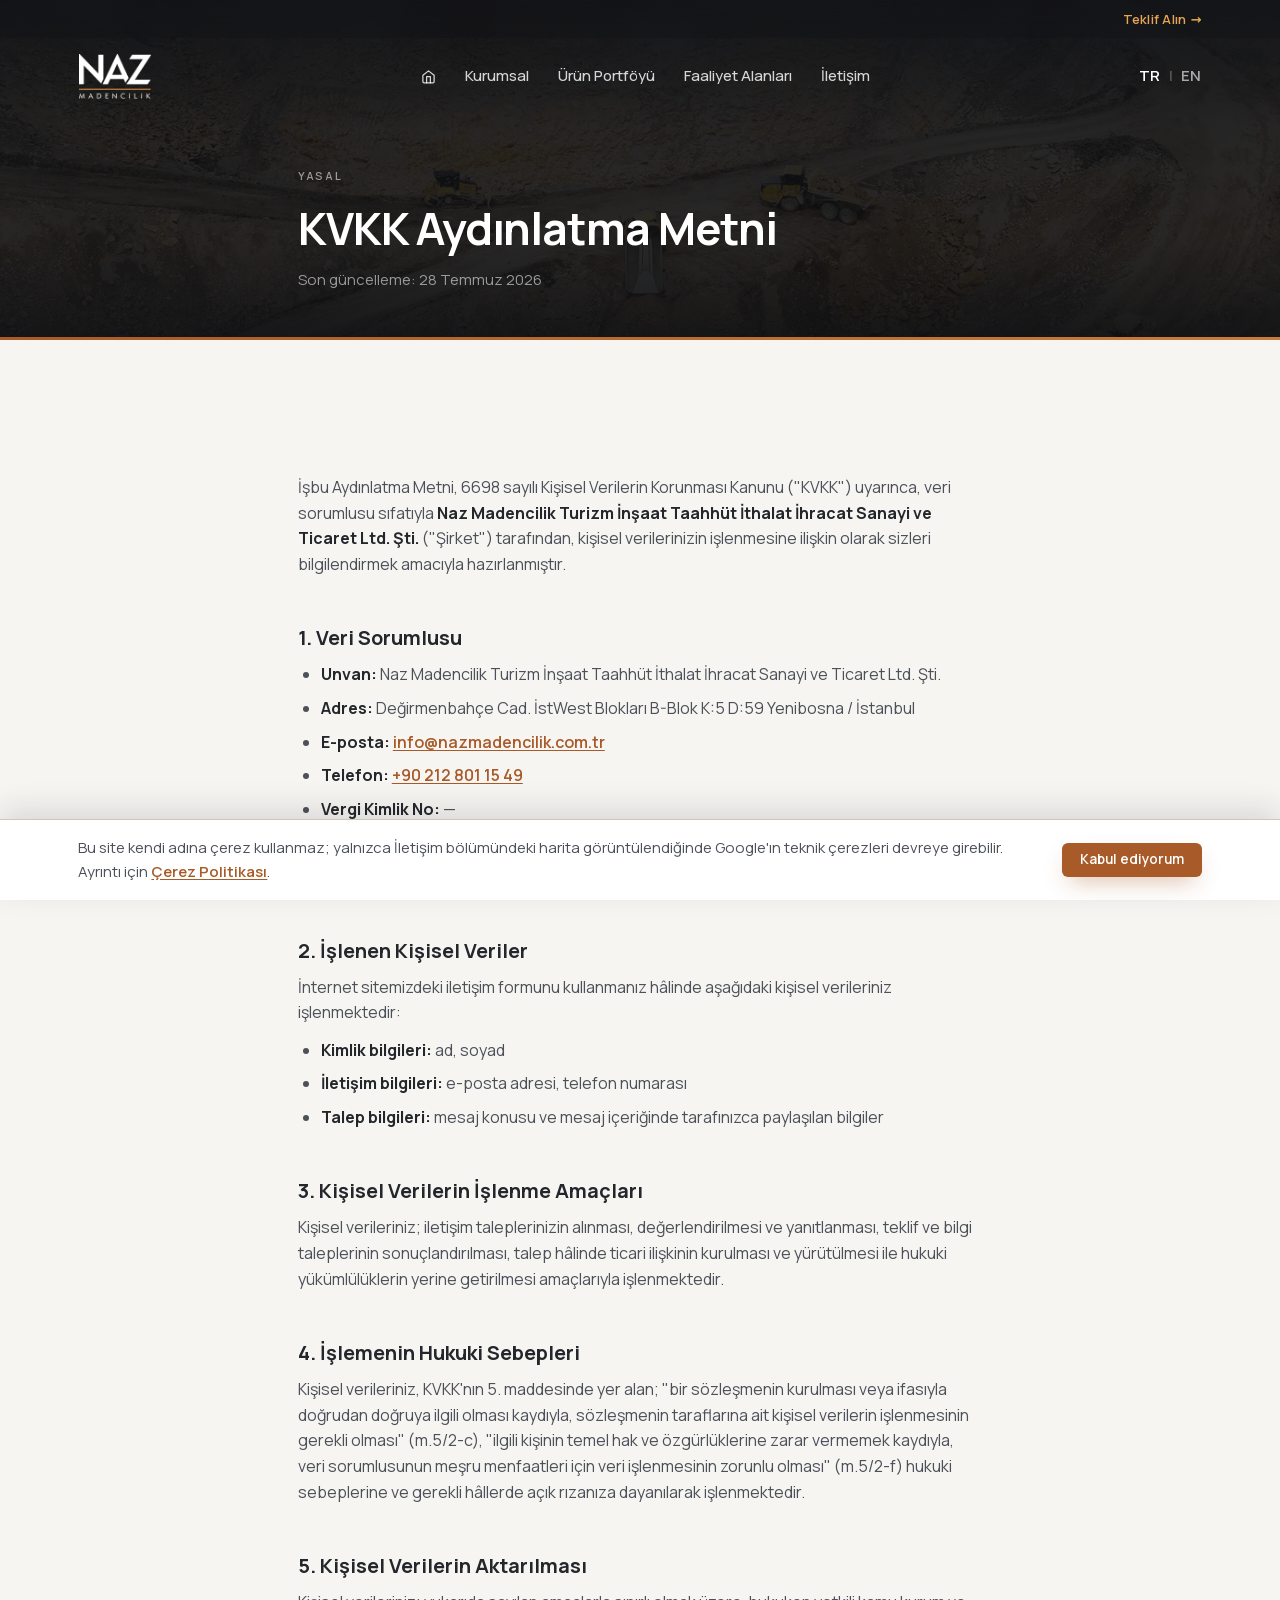
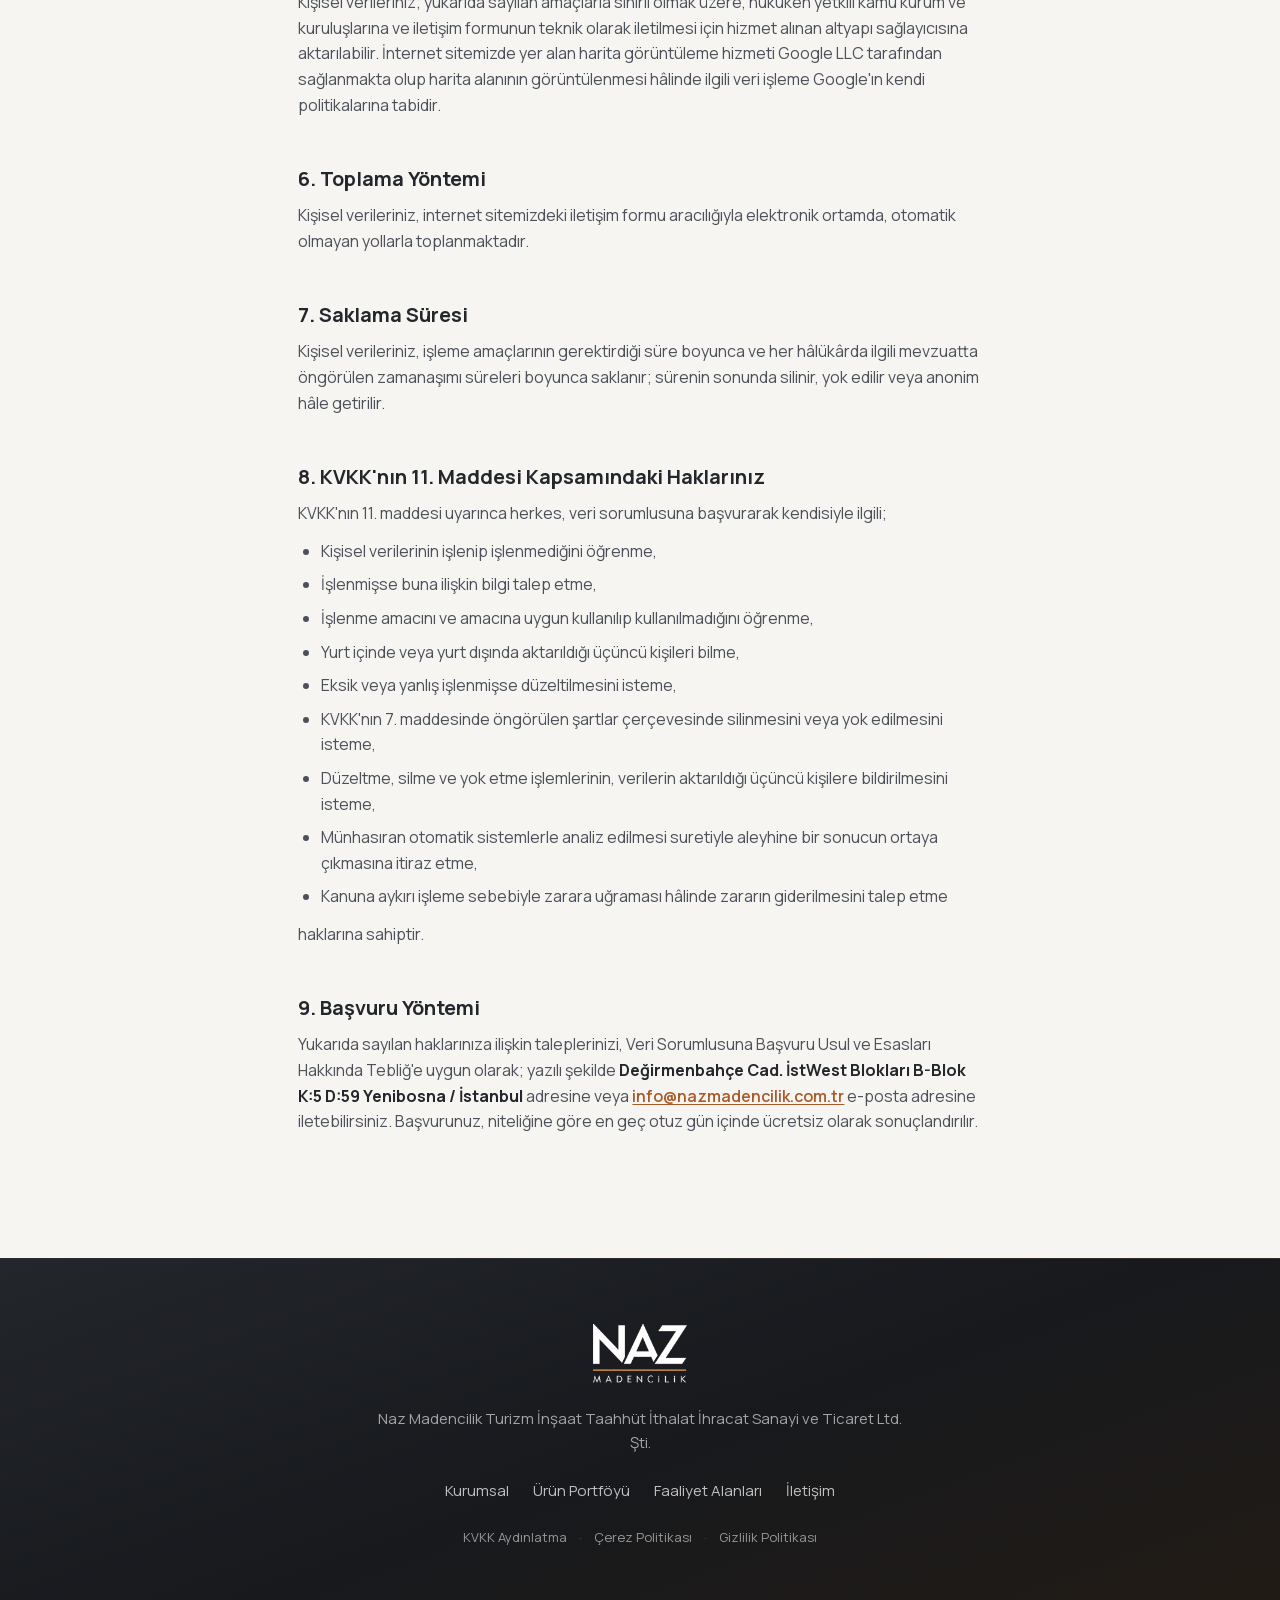
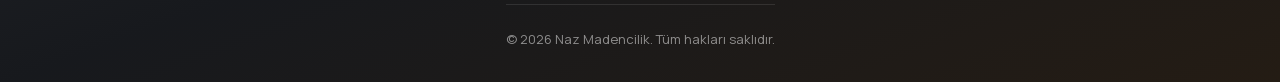
<file: kvkk.html>
<!DOCTYPE html>
<!-- UYARI (yayın blokeri): Bu metin standart şablondur; hukukçu onayından geçmeden
     ve [[PATRON ONAYI BEKLİYOR]] künye alanları doldurulmadan CANLIYA ÇIKMAYACAKTIR.
     Bkz. CLAUDE.md / Açık işler. -->
<html lang="tr">
<head>
  <meta charset="utf-8">
  <meta name="viewport" content="width=device-width, initial-scale=1">
  <title>KVKK Aydınlatma Metni — Naz Madencilik</title>
  <meta name="description" content="Naz Madencilik 6698 sayılı Kişisel Verilerin Korunması Kanunu kapsamında aydınlatma metni.">
  <meta name="robots" content="noindex, nofollow">
  <meta name="theme-color" content="#17191D">
  <link rel="icon" href="favicon.ico">
  <!-- hreflang: göreli URL geçici (önizleme noindex'li); custom domain bağlanınca Faz 3'te mutlak URL'ye çevrilecek -->
  <link rel="alternate" hreflang="tr" href="kvkk.html">
  <link rel="alternate" hreflang="en" href="kvkk-notice.html">
  <link rel="alternate" hreflang="x-default" href="kvkk.html">
  <link rel="preload" href="assets/fonts/manrope-var-latin.woff2" as="font" type="font/woff2" crossorigin>
  <link rel="preload" href="assets/fonts/manrope-var-latin-ext.woff2" as="font" type="font/woff2" crossorigin>
  <link rel="stylesheet" href="assets/css/tokens.css">
  <link rel="stylesheet" href="assets/css/main.css">
</head>
<body>
  <a class="skip-link" href="#icerik">İçeriğe geç</a>

  <div class="topbar" role="region" aria-label="Hızlı erişim">
    <div class="container topbar-inner">
      <div class="topbar-right">
        <a class="topbar-cta" href="index.html#iletisim">Teklif Alın <span aria-hidden="true">→</span></a>
      </div>
    </div>
  </div>

  <header class="site-header">
    <div class="container header-inner">
      <a class="brand" href="index.html" aria-label="Naz Madencilik — Anasayfa">
        <img class="logo-white" src="assets/img/logo-white.webp" alt="Naz Madencilik" width="160" height="100">
        <img class="logo-dark" src="assets/img/logo-black.webp" alt="" width="160" height="100" aria-hidden="true">
      </a>
      <nav class="nav" aria-label="Ana menü">
        <ul class="nav-list">
          <li><a href="index.html#anasayfa" aria-label="Anasayfa"><svg class="nav-ico" viewBox="0 0 24 24" fill="none" stroke="currentColor" stroke-width="2" stroke-linecap="round" stroke-linejoin="round" aria-hidden="true"><path d="m3 10 9-7 9 7v10a2 2 0 0 1-2 2H5a2 2 0 0 1-2-2Z"/><path d="M9 22V12h6v10"/></svg></a></li>
          <li><a href="index.html#kurumsal">Kurumsal</a></li>
          <li><a href="index.html#urunler">Ürün Portföyü</a></li>
          <li><a href="index.html#faaliyet">Faaliyet Alanları</a></li>
          <li><a href="index.html#iletisim">İletişim</a></li>
        </ul>
      </nav>
      <div class="header-cta">
        <div class="header-lang">
          <span class="lang-active" aria-current="true">TR</span>
          <span class="lang-sep" aria-hidden="true">|</span>
          <a class="lang-passive" href="kvkk-notice.html" hreflang="en" lang="en">EN</a>
        </div>
        <button class="nav-toggle" type="button" aria-expanded="false" aria-label="Menüyü aç/kapat"><span></span></button>
      </div>
    </div>
  </header>

  <div class="page-head" data-theme="dark" role="region" aria-label="Sayfa başlığı">
    <div class="container container--narrow">
      <p class="eyebrow eyebrow--on-dark"><span class="eyebrow-label">Yasal</span></p>
      <h1 class="page-title">KVKK Aydınlatma Metni</h1>
      <p class="page-meta">Son güncelleme: 28 Temmuz 2026</p>
    </div>
  </div>

  <main id="icerik">
    <div class="section" data-theme="light">
      <div class="container container--narrow">
        <article class="legal-body">
          <p>İşbu Aydınlatma Metni, 6698 sayılı Kişisel Verilerin Korunması Kanunu ("KVKK") uyarınca, veri sorumlusu sıfatıyla <strong>Naz Madencilik Turizm İnşaat Taahhüt İthalat İhracat Sanayi ve Ticaret Ltd. Şti.</strong> ("Şirket") tarafından, kişisel verilerinizin işlenmesine ilişkin olarak sizleri bilgilendirmek amacıyla hazırlanmıştır.</p>

          <h2>1. Veri Sorumlusu</h2>
          <ul>
            <li><strong>Unvan:</strong> Naz Madencilik Turizm İnşaat Taahhüt İthalat İhracat Sanayi ve Ticaret Ltd. Şti.</li>
            <li><strong>Adres:</strong> Değirmenbahçe Cad. İstWest Blokları B-Blok K:5 D:59 Yenibosna / İstanbul</li>
            <li><strong>E-posta:</strong> <a href="mailto:info@nazmadencilik.com.tr">info@nazmadencilik.com.tr</a></li>
            <li><strong>Telefon:</strong> <a href="tel:+902128011549">+90 212 801 15 49</a></li>
            <li><strong>Vergi Kimlik No:</strong> —<!-- [[PATRON ONAYI BEKLİYOR]] --></li>
            <li><strong>MERSİS No:</strong> —<!-- [[PATRON ONAYI BEKLİYOR]] --></li>
            <li><strong>KEP Adresi:</strong> —<!-- [[PATRON ONAYI BEKLİYOR]] --></li>
          </ul>

          <h2>2. İşlenen Kişisel Veriler</h2>
          <p>İnternet sitemizdeki iletişim formunu kullanmanız hâlinde aşağıdaki kişisel verileriniz işlenmektedir:</p>
          <ul>
            <li><strong>Kimlik bilgileri:</strong> ad, soyad</li>
            <li><strong>İletişim bilgileri:</strong> e-posta adresi, telefon numarası</li>
            <li><strong>Talep bilgileri:</strong> mesaj konusu ve mesaj içeriğinde tarafınızca paylaşılan bilgiler</li>
          </ul>

          <h2>3. Kişisel Verilerin İşlenme Amaçları</h2>
          <p>Kişisel verileriniz; iletişim taleplerinizin alınması, değerlendirilmesi ve yanıtlanması, teklif ve bilgi taleplerinin sonuçlandırılması, talep hâlinde ticari ilişkinin kurulması ve yürütülmesi ile hukuki yükümlülüklerin yerine getirilmesi amaçlarıyla işlenmektedir.</p>

          <h2>4. İşlemenin Hukuki Sebepleri</h2>
          <p>Kişisel verileriniz, KVKK'nın 5. maddesinde yer alan; "bir sözleşmenin kurulması veya ifasıyla doğrudan doğruya ilgili olması kaydıyla, sözleşmenin taraflarına ait kişisel verilerin işlenmesinin gerekli olması" (m.5/2-c), "ilgili kişinin temel hak ve özgürlüklerine zarar vermemek kaydıyla, veri sorumlusunun meşru menfaatleri için veri işlenmesinin zorunlu olması" (m.5/2-f) hukuki sebeplerine ve gerekli hâllerde açık rızanıza dayanılarak işlenmektedir.</p>

          <h2>5. Kişisel Verilerin Aktarılması</h2>
          <p>Kişisel verileriniz; yukarıda sayılan amaçlarla sınırlı olmak üzere, hukuken yetkili kamu kurum ve kuruluşlarına ve iletişim formunun teknik olarak iletilmesi için hizmet alınan altyapı sağlayıcısına aktarılabilir.<!-- [[FORM SERVİSİ SEÇİMİ BEKLİYOR — sağlayıcı belirlenince bu bölüm güncellenecek]] --> İnternet sitemizde yer alan harita görüntüleme hizmeti Google LLC tarafından sağlanmakta olup harita alanının görüntülenmesi hâlinde ilgili veri işleme Google'ın kendi politikalarına tabidir.</p>

          <h2>6. Toplama Yöntemi</h2>
          <p>Kişisel verileriniz, internet sitemizdeki iletişim formu aracılığıyla elektronik ortamda, otomatik olmayan yollarla toplanmaktadır.</p>

          <h2>7. Saklama Süresi</h2>
          <p>Kişisel verileriniz, işleme amaçlarının gerektirdiği süre boyunca ve her hâlükârda ilgili mevzuatta öngörülen zamanaşımı süreleri boyunca saklanır; sürenin sonunda silinir, yok edilir veya anonim hâle getirilir.</p>

          <h2>8. KVKK'nın 11. Maddesi Kapsamındaki Haklarınız</h2>
          <p>KVKK'nın 11. maddesi uyarınca herkes, veri sorumlusuna başvurarak kendisiyle ilgili;</p>
          <ul>
            <li>Kişisel verilerinin işlenip işlenmediğini öğrenme,</li>
            <li>İşlenmişse buna ilişkin bilgi talep etme,</li>
            <li>İşlenme amacını ve amacına uygun kullanılıp kullanılmadığını öğrenme,</li>
            <li>Yurt içinde veya yurt dışında aktarıldığı üçüncü kişileri bilme,</li>
            <li>Eksik veya yanlış işlenmişse düzeltilmesini isteme,</li>
            <li>KVKK'nın 7. maddesinde öngörülen şartlar çerçevesinde silinmesini veya yok edilmesini isteme,</li>
            <li>Düzeltme, silme ve yok etme işlemlerinin, verilerin aktarıldığı üçüncü kişilere bildirilmesini isteme,</li>
            <li>Münhasıran otomatik sistemlerle analiz edilmesi suretiyle aleyhine bir sonucun ortaya çıkmasına itiraz etme,</li>
            <li>Kanuna aykırı işleme sebebiyle zarara uğraması hâlinde zararın giderilmesini talep etme</li>
          </ul>
          <p>haklarına sahiptir.</p>

          <h2>9. Başvuru Yöntemi</h2>
          <p>Yukarıda sayılan haklarınıza ilişkin taleplerinizi, Veri Sorumlusuna Başvuru Usul ve Esasları Hakkında Tebliğ'e uygun olarak; yazılı şekilde <strong>Değirmenbahçe Cad. İstWest Blokları B-Blok K:5 D:59 Yenibosna / İstanbul</strong> adresine veya <a href="mailto:info@nazmadencilik.com.tr">info@nazmadencilik.com.tr</a> e-posta adresine iletebilirsiniz. Başvurunuz, niteliğine göre en geç otuz gün içinde ücretsiz olarak sonuçlandırılır.</p>
        </article>
      </div>
    </div>
  </main>

  <footer class="site-footer" data-theme="dark">
    <div class="container footer-inner">
      <a class="footer-brand" href="index.html" aria-label="Naz Madencilik — Anasayfa">
        <img src="assets/img/logo-white.webp" alt="Naz Madencilik" width="160" height="100">
      </a>
      <p class="footer-line">Naz Madencilik Turizm İnşaat Taahhüt İthalat İhracat Sanayi ve Ticaret Ltd. Şti.</p>
      <nav class="footer-nav" aria-label="Alt menü">
        <a href="index.html#kurumsal">Kurumsal</a>
        <a href="index.html#urunler">Ürün Portföyü</a>
        <a href="index.html#faaliyet">Faaliyet Alanları</a>
        <a href="index.html#iletisim">İletişim</a>
      </nav>
      <nav class="footer-legal" aria-label="Yasal">
        <a href="kvkk.html" aria-current="page">KVKK Aydınlatma</a>
        <span class="dot" aria-hidden="true">·</span>
        <a href="cerez-politikasi.html">Çerez Politikası</a>
        <span class="dot" aria-hidden="true">·</span>
        <a href="gizlilik-politikasi.html">Gizlilik Politikası</a>
      </nav>
      <p class="footer-bottom">© 2026 Naz Madencilik. Tüm hakları saklıdır.</p>
    </div>
  </footer>

  <script src="assets/js/main.js"></script>
</body>
</html>
</file>
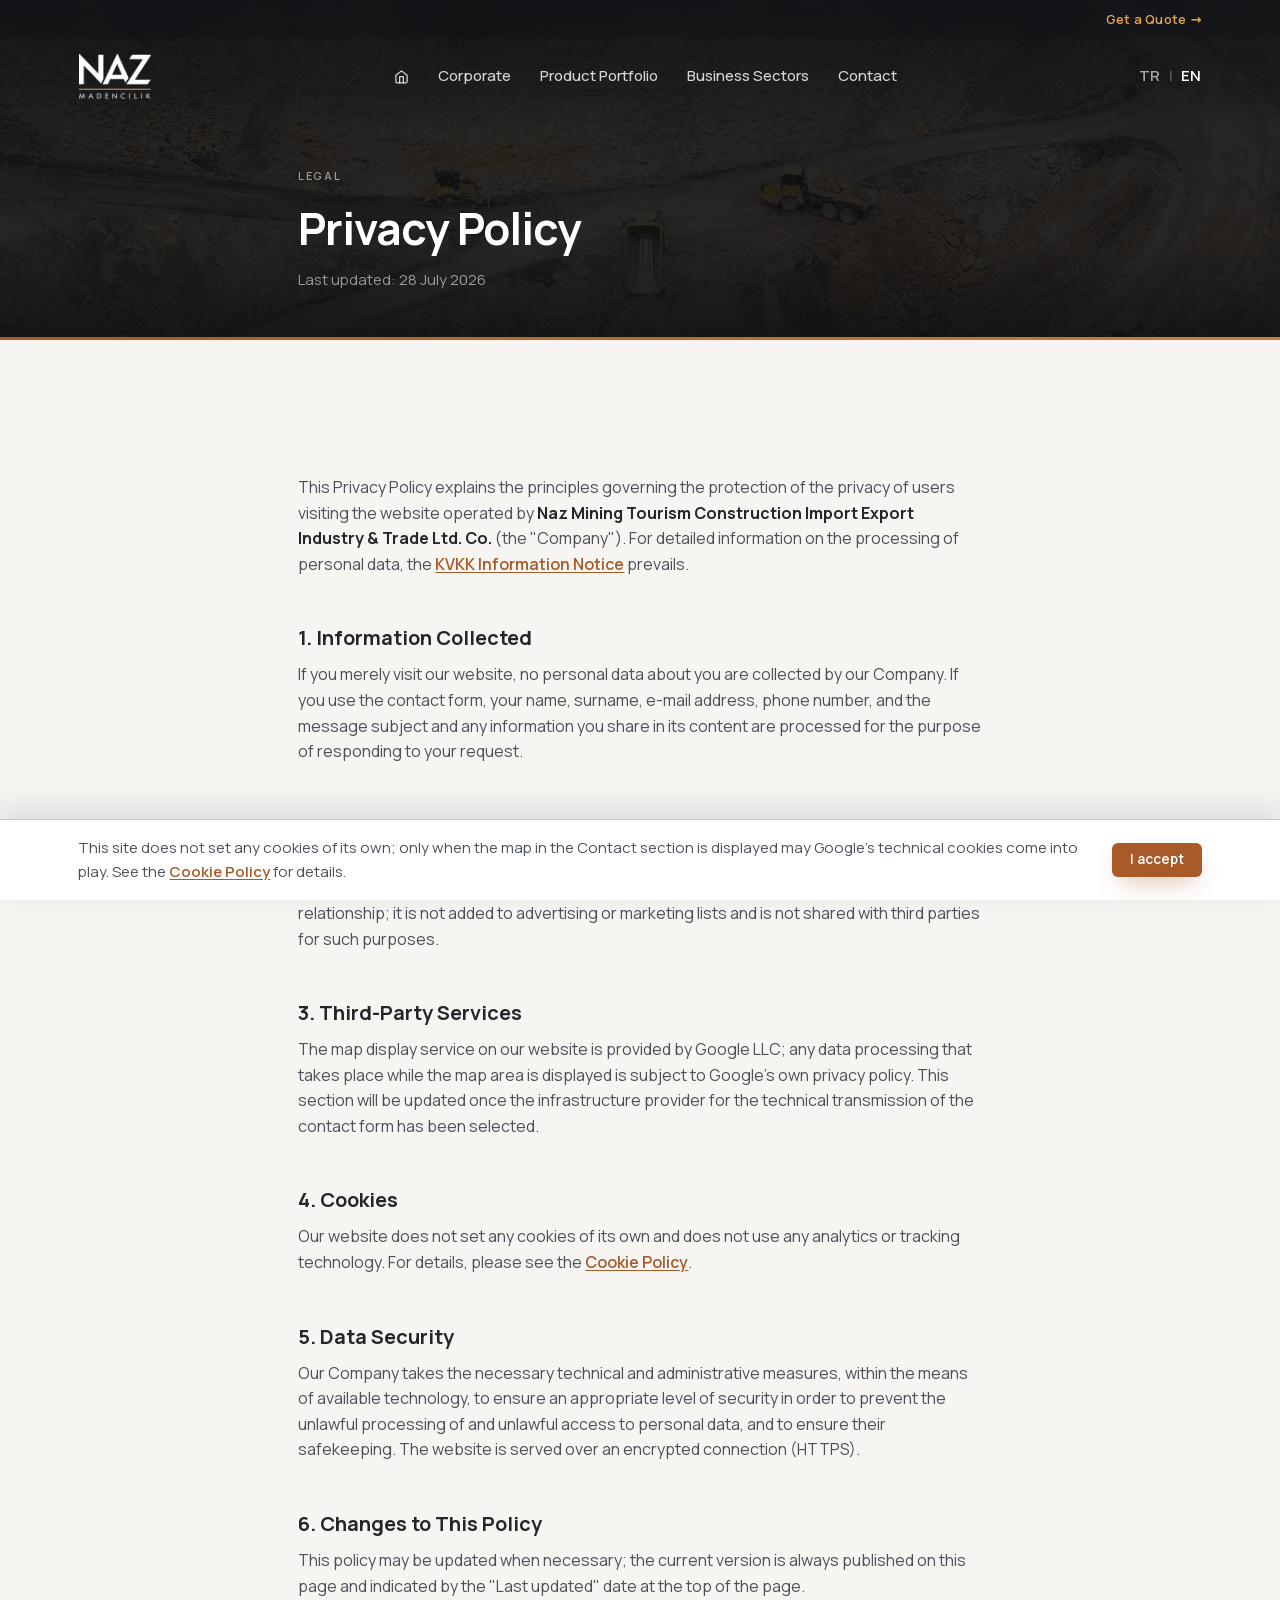
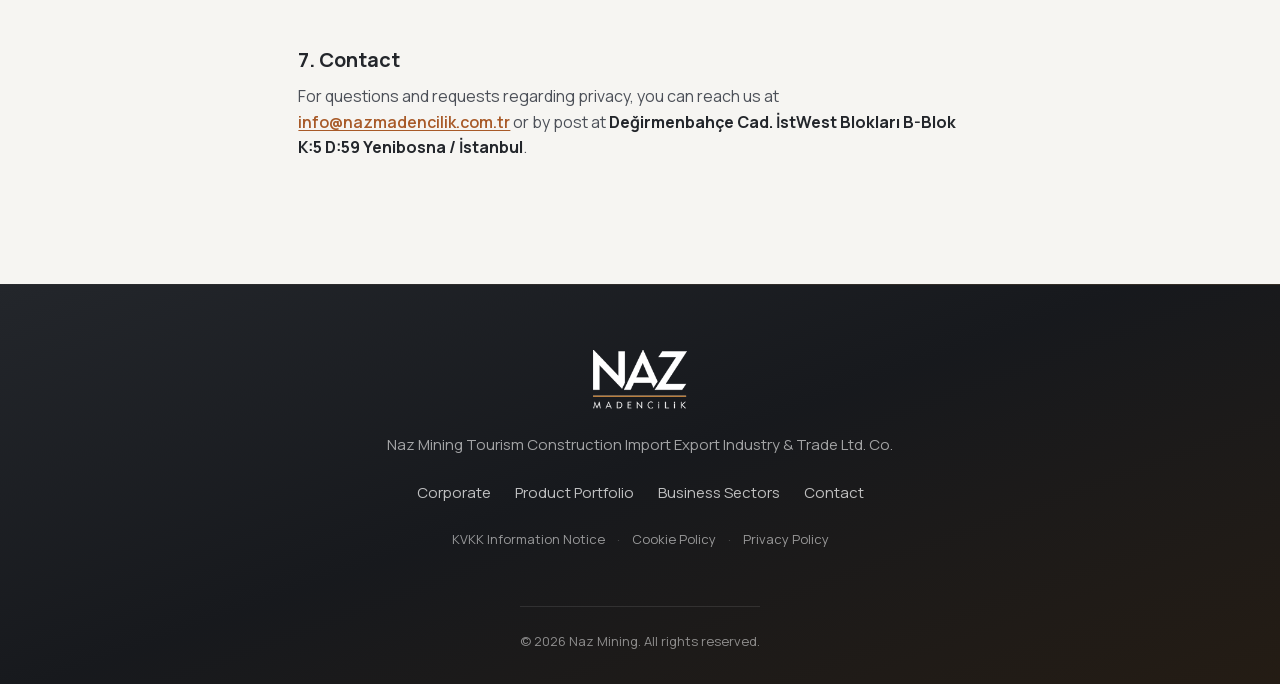
<file: privacy-policy.html>
<!DOCTYPE html>
<!-- UYARI (yayın blokeri): Bu metin standart şablondur; hukukçu onayından geçmeden
     ve [[PATRON ONAYI BEKLİYOR]] künye alanları doldurulmadan CANLIYA ÇIKMAYACAKTIR.
     Bkz. CLAUDE.md / Açık işler. -->
<html lang="en">
<head>
  <meta charset="utf-8">
  <meta name="viewport" content="width=device-width, initial-scale=1">
  <title>Privacy Policy — Naz Mining</title>
  <meta name="description" content="Naz Mining website privacy policy.">
  <meta name="robots" content="noindex, nofollow">
  <meta name="theme-color" content="#17191D">
  <link rel="icon" href="favicon.ico">
  <!-- hreflang: göreli URL geçici (önizleme noindex'li); custom domain bağlanınca Faz 3'te mutlak URL'ye çevrilecek -->
  <link rel="alternate" hreflang="tr" href="gizlilik-politikasi.html">
  <link rel="alternate" hreflang="en" href="privacy-policy.html">
  <link rel="alternate" hreflang="x-default" href="gizlilik-politikasi.html">
  <link rel="preload" href="assets/fonts/manrope-var-latin.woff2" as="font" type="font/woff2" crossorigin>
  <link rel="preload" href="assets/fonts/manrope-var-latin-ext.woff2" as="font" type="font/woff2" crossorigin>
  <link rel="stylesheet" href="assets/css/tokens.css">
  <link rel="stylesheet" href="assets/css/main.css">
</head>
<body>
  <a class="skip-link" href="#content">Skip to content</a>

  <div class="topbar" role="region" aria-label="Quick access">
    <div class="container topbar-inner">
      <div class="topbar-right">
        <a class="topbar-cta" href="en.html#contact">Get a Quote <span aria-hidden="true">→</span></a>
      </div>
    </div>
  </div>

  <header class="site-header">
    <div class="container header-inner">
      <a class="brand" href="en.html" aria-label="Naz Mining — Home">
        <img class="logo-white" src="assets/img/logo-white.webp" alt="Naz Mining" width="160" height="100">
        <img class="logo-dark" src="assets/img/logo-black.webp" alt="" width="160" height="100" aria-hidden="true">
      </a>
      <nav class="nav" aria-label="Main menu">
        <ul class="nav-list">
          <li><a href="en.html#home" aria-label="Home"><svg class="nav-ico" viewBox="0 0 24 24" fill="none" stroke="currentColor" stroke-width="2" stroke-linecap="round" stroke-linejoin="round" aria-hidden="true"><path d="m3 10 9-7 9 7v10a2 2 0 0 1-2 2H5a2 2 0 0 1-2-2Z"/><path d="M9 22V12h6v10"/></svg></a></li>
          <li><a href="en.html#corporate">Corporate</a></li>
          <li><a href="en.html#products">Product Portfolio</a></li>
          <li><a href="en.html#sectors">Business Sectors</a></li>
          <li><a href="en.html#contact">Contact</a></li>
        </ul>
      </nav>
      <div class="header-cta">
        <div class="header-lang">
          <a class="lang-passive" href="gizlilik-politikasi.html" hreflang="tr" lang="tr">TR</a>
          <span class="lang-sep" aria-hidden="true">|</span>
          <span class="lang-active" aria-current="true">EN</span>
        </div>
        <button class="nav-toggle" type="button" aria-expanded="false" aria-label="Open/close menu"><span></span></button>
      </div>
    </div>
  </header>

    <div class="page-head" data-theme="dark" role="region" aria-label="Page heading">
    <div class="container container--narrow">
      <p class="eyebrow eyebrow--on-dark"><span class="eyebrow-label">Legal</span></p>
      <h1 class="page-title">Privacy Policy</h1>
      <p class="page-meta">Last updated: 28 July 2026</p>
    </div>
  </div>

  <main id="content">
    <div class="section" data-theme="light">
      <div class="container container--narrow">
        <article class="legal-body">
          <p>This Privacy Policy explains the principles governing the protection of the privacy of users visiting the website operated by <strong>Naz Mining Tourism Construction Import Export Industry &amp; Trade Ltd. Co.</strong> (the "Company"). For detailed information on the processing of personal data, the <a href="kvkk-notice.html">KVKK Information Notice</a> prevails.</p>

          <h2>1. Information Collected</h2>
          <p>If you merely visit our website, no personal data about you are collected by our Company. If you use the contact form, your name, surname, e-mail address, phone number, and the message subject and any information you share in its content are processed for the purpose of responding to your request.</p>

          <h2>2. Use of Information</h2>
          <p>Information submitted through the contact form is not used for any purpose other than evaluating and responding to your request and, upon request, establishing a commercial relationship; it is not added to advertising or marketing lists and is not shared with third parties for such purposes.</p>

          <h2>3. Third-Party Services</h2>
          <p>The map display service on our website is provided by Google LLC; any data processing that takes place while the map area is displayed is subject to Google's own privacy policy. This section will be updated once the infrastructure provider for the technical transmission of the contact form has been selected.<!-- [[FORM SERVİSİ SEÇİMİ BEKLİYOR]] --></p>

          <h2>4. Cookies</h2>
          <p>Our website does not set any cookies of its own and does not use any analytics or tracking technology. For details, please see the <a href="cookie-policy.html">Cookie Policy</a>.</p>

          <h2>5. Data Security</h2>
          <p>Our Company takes the necessary technical and administrative measures, within the means of available technology, to ensure an appropriate level of security in order to prevent the unlawful processing of and unlawful access to personal data, and to ensure their safekeeping. The website is served over an encrypted connection (HTTPS).</p>

          <h2>6. Changes to This Policy</h2>
          <p>This policy may be updated when necessary; the current version is always published on this page and indicated by the "Last updated" date at the top of the page.</p>

          <h2>7. Contact</h2>
          <p>For questions and requests regarding privacy, you can reach us at <a href="mailto:info@nazmadencilik.com.tr">info@nazmadencilik.com.tr</a> or by post at <strong>Değirmenbahçe Cad. İstWest Blokları B-Blok K:5 D:59 Yenibosna / İstanbul</strong>.</p>
        </article>
      </div>
    </div>
  </main>

  <footer class="site-footer" data-theme="dark">
    <div class="container footer-inner">
      <a class="footer-brand" href="en.html" aria-label="Naz Mining — Home">
        <img src="assets/img/logo-white.webp" alt="Naz Mining" width="160" height="100">
      </a>
      <p class="footer-line">Naz Mining Tourism Construction Import Export Industry &amp; Trade Ltd. Co.</p>
      <nav class="footer-nav" aria-label="Footer menu">
        <a href="en.html#corporate">Corporate</a>
        <a href="en.html#products">Product Portfolio</a>
        <a href="en.html#sectors">Business Sectors</a>
        <a href="en.html#contact">Contact</a>
      </nav>
      <nav class="footer-legal" aria-label="Legal">
        <a href="kvkk-notice.html">KVKK Information Notice</a>
        <span class="dot" aria-hidden="true">·</span>
        <a href="cookie-policy.html">Cookie Policy</a>
        <span class="dot" aria-hidden="true">·</span>
        <a href="privacy-policy.html" aria-current="page">Privacy Policy</a>
      </nav>
      <p class="footer-bottom">© 2026 Naz Mining. All rights reserved.</p>
    </div>
  </footer>

  <script src="assets/js/main.js"></script>
</body>
</html>
</file>
<file: assets/css/tokens.css>
/* ==========================================================================
   NAZ MADENCİLİK — Design Tokens (KANONİK)
   --------------------------------------------------------------------------
   Bu dosya tasarım sisteminin tek kaynağıdır. Renk/tipografi/spacing SADECE
   buradan türetilir. Mimari DESİL tokens.css ile birebirdir; yalnız değerler
   "Antrasit & Bakır" yönüne göre değiştirilmiştir.

   Palet kararı (onaylı, 2026-07-28): koyu zemin = antrasit (saf siyah değil),
   vurgu = bakır/amber ailesi. Dayanak: logodaki turuncu çizgi. Açık zeminler
   mavi tınılı değil SICAK nötrdür. Amber sınırlı mikro vurgudur (desil'deki
   cyan rolü): eyebrow noktası, hero accent çizgisi, koyu zemin üstü parıltı.
   ========================================================================== */

/* --- Manrope (self-host, değişken wght 200–800) ---------------------------
   R21 (Gavia font tespiti): gövde/display = Manrope (Google Fonts, SIL OFL —
   açık lisans, self-host serbest; Türkçe glifler latin-ext'te). Gavia'nın
   display fontu Queulat (Latinotype) TİCARİDİR — lisanssız self-host
   YAPILMADI; en yakın açık alternatif önerisi: Zilla Slab (OFL).
   Manrope'un italik kesimi yoktur → başlık vurgusu italik yerine hafif
   ağırlık kontrastıyla kurulur (--fw-light). */
@font-face {
  font-family: "Manrope";
  font-style: normal;
  font-weight: 200 800;
  font-display: swap;
  src: url("../fonts/manrope-var-latin-ext.woff2") format("woff2");
  unicode-range: U+0100-02BA, U+02BD-02C5, U+02C7-02CC, U+02CE-02D7, U+02DD-02FF,
    U+0304, U+0308, U+0329, U+1D00-1DBF, U+1E00-1E9F, U+1EF2-1EFF, U+2020,
    U+20A0-20AB, U+20AD-20C0, U+2113, U+2C60-2C7F, U+A720-A7FF;
}
@font-face {
  font-family: "Manrope";
  font-style: normal;
  font-weight: 200 800;
  font-display: swap;
  src: url("../fonts/manrope-var-latin.woff2") format("woff2");
  unicode-range: U+0000-00FF, U+0131, U+0152-0153, U+02BB-02BC, U+02C6, U+02DA,
    U+02DC, U+0304, U+0308, U+0329, U+2000-206F, U+20AC, U+2122, U+2191, U+2193,
    U+2212, U+2215, U+FEFF, U+FFFD;
}

:root {
  /* --- Marka paleti (logo esaslı, antrasit-bakır ailesi) ------------------
     Mavi YOK. Koyu bloklar (hero/footer/section--dark) antrasit zeminlidir;
     içerik bölümleri sıcak-nötr açık zeminde alternans yapar. */
  --brand:      #A85A28;  /* Bakır · primer CTA · link · vurgu (beyaz metinle ≥4.5:1) */
  --brand-700:  #8C4A1F;  /* Hover derinliği                                   */
  --brand-deep: #17191D;  /* Antrasit · footer · koyu bloklar · hero overlay tabanı */
  --graphite:   #23262B;  /* Başlık ve gövde metni · kart çerçeve tonu (desil --navy rolü) */
  --amber:      #E8A455;  /* SINIRLI: eyebrow noktası / accent çizgi mikro parıltısı */

  /* Açık, sıcak-nötr zeminler (mavi tın yerine taş/kum tını) */
  --ground:      #F6F5F2;  /* Sayfa arka planı (beyazdan yumuşak, sıcak tın)   */
  --surface:     #FFFFFF;  /* kart yüzeyi                                      */
  --surface-alt: #EFEDE8;  /* bir tık koyu bölüm zemini                        */
  --surface-warm:#EDE8E0;  /* belirgin "taş" bölüm zemini (beyaz-taş alternansı;
                              desil --surface-blue rolü)                       */
  --brand-soft:  #F7ECE1;  /* kart zeminleri (bakır tint ailesi)               */
  --brand-tint:  #EBD8C5;  /* ince tint · ikon kutusu kenarı                   */
  --brand-wash:  #F8F2EA;  /* nav/buton hover · açık bölüm zemini              */

  /* Uyarı/hata — brand-soft/tint'in kırmızı karşılığı, aynı isim deseni */
  --danger:      #B3261E;  /* hata metni/ikonu                                 */
  --danger-deep: #8C1D18;  /* hover derinliği                                  */
  --danger-soft: #FBEAEA;  /* uyarı bloğu zemini                               */
  --danger-tint: #F3D6D6;  /* uyarı bloğu kenarı                               */

  /* Metin tonları */
  --white:     #FFFFFF;
  --ink:       var(--graphite);  /* birincil metin                             */
  --ink-soft:  #4C5058;          /* ikincil metin                              */
  --ink-muted: #70757E;          /* etiket / yardımcı metin — beyaz üstü 4.63:1 (AA, Faz 3 K2) */
  --line:      #E4E1DB;          /* hairline / kenarlık                        */
  --line-strong: #CDC8BF;

  /* --- Gradient'ler (antrasit-bakır ailesi) ------------------------------ */
  --grad-brand: linear-gradient(135deg, var(--brand) 0%, #C97C3A 100%);
  --grad-deep:  linear-gradient(150deg, var(--brand-deep) 0%, var(--graphite) 100%);
  --grad-halo:  radial-gradient(60% 60% at 72% 28%,
                  rgba(232, 164, 85, 0.22) 0%,
                  rgba(168, 90, 40, 0.16) 40%,
                  rgba(246, 245, 242, 0) 72%);
  --grad-soft:  linear-gradient(160deg, #FFFFFF 0%, var(--brand-soft) 100%);
  /* Hero görsel okunurluk overlay'i (rötuş R1-2): orta bant açıldı ki açık ocak
     dokusu görünsün — kaynak görsel zaten karartılmış geldiğinden beyaz başlık
     kontrastı orta bantta da AA üstünde kalır. Üst bant header, alt bant kenar
     kapanışı için koyu. */
  --grad-hero-overlay: linear-gradient(180deg,
                  rgba(20, 22, 26, 0.78) 0%,
                  rgba(24, 22, 20, 0.48) 30%,
                  rgba(30, 26, 21, 0.34) 52%,
                  rgba(22, 21, 19, 0.55) 76%,
                  rgba(16, 17, 20, 0.88) 100%);
  /* (R2-1: yumuşak fade kaldırıldı — bölüm geçişleri keskindir, desil doktrini;
     hero/page-head alt kenarı 3px bakır şeritle biter → main.css) */
  /* Faaliyet sahnesi overlay'i (R7; R8'de güçlendirildi): tam ekran fotoğraf
     üstünde metin her fotoğrafta okunur; overlay + blur + grain üçlüsü düşük
     çözünürlüklü (700×800) kaynakları DOKU gibi gösterir */
  --grad-stage-overlay: linear-gradient(180deg,
                  rgba(20, 22, 26, 0.88) 0%,
                  rgba(23, 25, 29, 0.62) 38%,
                  rgba(20, 21, 23, 0.68) 70%,
                  rgba(16, 17, 20, 0.92) 100%);
  /* Sahne arka plan işlemesi (R11 revizyonu): blur kaldırıldı — kullanıcı
     geri bildirimi "çok bulanık". Upscale yumuşamasını grain + overlay +
     düşük doygunluk maskeler; kalıcı çözüm 1920px gerçek fotoğraflar
     (CLAUDE.md / Açık işler). */
  --stage-blur: 0px;
  /* Footer gradient dili: antrasit diagonal taban, bakıra çalan koyu uç */
  --grad-footer: linear-gradient(160deg,
                  var(--graphite) 0%,
                  var(--brand-deep) 48%,
                  #241C14 100%);

  /* --- Tipografi ----------------------------------------------------------
     Tek aile: Manrope (değişken; Gavia gövde fontu, OFL). */
  --font-display: "Manrope", system-ui, -apple-system, "Segoe UI", sans-serif;
  --font-body:    "Manrope", system-ui, -apple-system, "Segoe UI", sans-serif;
  --stretch-display: 100%;   /* R4: geniş kesim kapatıldı (kullanıcı geri
                                bildirimi — "yayılmış" durdu); ayar tek nokta */
  --stretch-body:    100%;

  /* Akışkan tip ölçeği (R22 — Gavia'nın GERÇEK sistemi brand.css+utility'lerden):
     H1: 2.7rem→5rem, leading 1.02, tracking-tight; H2: 1.875→3rem, 700,
     leading-tight; H3: 1.25rem/700; başlık:gövde oranı ~3× (H2 max / 1rem). */
  --fs-display: clamp(2.7rem, 1.9rem + 3.4vw, 5rem);      /* H1 (tek)          */
  --fs-h2:      clamp(1.875rem, 1.4rem + 1.7vw, 3rem);
  --fs-h3:      1.25rem;
  --fs-h4:      1.125rem;
  --fs-lead:    clamp(1.05rem, 0.98rem + 0.35vw, 1.25rem);
  --fs-body:    1rem;
  --fs-sm:      0.9375rem;
  --fs-eyebrow: 0.6875rem;  /* Gavia overline: 11px/600/0.14em */
  --fs-label:   0.8125rem;

  --lh-tight:   1.02;  /* Gavia H1 leading */
  --lh-snug:    1.25;  /* Gavia leading-tight */
  --lh-body:    1.6;   /* R21: Manrope x-yüksekliği büyük — 1.65 gevşek kalıyordu */
  --measure:    80ch;         /* satır genişliği hedefi (R2-2: 78–82ch bandına genişletildi) */

  --fw-light:   300;   /* R21: italik yerine başlık vurgusu (Manrope'ta italik yok) */
  --fw-regular: 400;
  --fw-medium:  500;
  --fw-semi:    600;
  --fw-bold:    700;
  --fw-black:   800;

  --tracking-eyebrow: 0.14em;
  --tracking-label:   0.02em;
  --tracking-tight:  -0.025em;  /* Gavia tracking-tight */

  /* --- Spacing ölçeği (4 / 8px tabanlı) — desil ile birebir --------------- */
  --space-0:  0;
  --space-1:  0.25rem;   /*  4 */
  --space-2:  0.5rem;    /*  8 */
  --space-3:  0.75rem;   /* 12 */
  --space-4:  1rem;      /* 16 */
  --space-5:  1.5rem;    /* 24 */
  --space-6:  2rem;      /* 32 */
  --space-7:  3rem;      /* 48 */
  --space-8:  4rem;      /* 64 */
  --space-9:  5rem;      /* 80 */
  --space-10: 6rem;      /* 96 */
  --space-11: 8rem;      /* 128 */

  /* Bölümler arası dikey ritim (sabit) */
  --section-y: clamp(4rem, 2.5rem + 6.5vw, 8rem);
  /* Üst bilgi barı yüksekliği — JS ölçümle senkronlar */
  --topbar-h: 38px;
  /* Header yüksekliği (header-inner min-height + mobil menü inset'leri bundan okur) */
  --header-h: 76px;
  /* Tam ekran bölüm yüksekliği (R9): header/topbar saydam ve İÇERİĞİN ÜSTÜNE
     bindiği için çıkarma yok — bölümler tam viewport. svh yoksa vh fallback. */
  --screen-h: 100vh;
  --container:  1200px;
  --container-narrow: 760px;
  --gutter: clamp(1.25rem, 0.8rem + 2vw, 2.5rem);

  /* --- Köşe yarıçapları ---------------------------------------------------
     Köşe dili: pill YOK. 50% yalnız gerçek daire (dot/ikon dairesi). */
  --radius-xs: 4px;    /* chip · tag · badge */
  --radius-sm: 6px;    /* buton · input · ikon kutusu */
  --radius-md: 10px;   /* kart */
  --radius-lg: 12px;   /* medya konteyner · büyük blok */
  --radius-xl: 12px;   /* alias — büyük blok (pill/aşırı yuvarlak yok) */

  /* --- Gölgeler (düşük opaklık; nötr antrasit + bakır tınlı) -------------- */
  --shadow-xs: 0 1px 2px rgba(23, 25, 29, 0.06);
  --shadow-sm: 0 2px 8px rgba(23, 25, 29, 0.07),
               0 1px 2px rgba(23, 25, 29, 0.05);
  --shadow-md: 0 10px 24px -12px rgba(120, 66, 31, 0.22),
               0 2px 6px rgba(23, 25, 29, 0.06);
  --shadow-lg: 0 24px 48px -20px rgba(120, 66, 31, 0.32),
               0 6px 14px -8px rgba(23, 25, 29, 0.12);
  --shadow-cta: 0 10px 24px -8px rgba(168, 90, 40, 0.48);
  /* Form odak halkaları — açık zeminde bakır, koyu zeminde amber */
  --ring-brand: 0 0 0 3px rgba(168, 90, 40, 0.16);
  --ring-amber: 0 0 0 3px rgba(232, 164, 85, 0.28);

  /* --- Hareket ------------------------------------------------------------ */
  --ease: cubic-bezier(0.22, 0.61, 0.36, 1);
  --dur:  180ms;         /* 150–200ms yumuşak geçiş bandı */
  --dur-slow: 320ms;
  /* Scroll snap (R17): SERT "tık tık" — mandatory. Güvenlik: TÜM bölümler
     hizalı; viewport'tan uzun bölümler CSS spec'in "snap alanı snapport'u
     kaplıyorsa serbest kayış" kuralıyla içeride hapsetmez, sınırda yakalar. */
  --snap-strictness: mandatory;

  /* --- Katmanlar ---------------------------------------------------------- */
  --z-header: 100;
  --z-overlay: 200;
}

/* svh: mobilde tarayıcı çubuğu açılıp kapanınca zıplamayan viewport birimi */
@supports (min-height: 100svh) {
  :root { --screen-h: 100svh; }
}

@media (prefers-reduced-motion: reduce) {
  :root { --dur: 0ms; --dur-slow: 0ms; }
}
</file>
<file: assets/css/main.css>
/* ==========================================================================
   NAZ MADENCİLİK — Bileşen & Layout Stilleri
   tokens.css'e bağımlıdır. Desen kaynağı DESİL main.css (kanonik shell:
   header / nav / hero / bölüm deseni); değerler token'lardan gelir.
   Faz 0–1a kapsamı: taban + topbar + header + hero + reveal.
   ========================================================================== */

/* --- Reset & taban ------------------------------------------------------- */
*, *::before, *::after { box-sizing: border-box; }

html { -webkit-text-size-adjust: 100%; scroll-behavior: smooth; }
@media (prefers-reduced-motion: reduce) { html { scroll-behavior: auto; } }

/* --- Scroll snap (R5) ----------------------------------------------------
   Yalnız one-page (html.has-snap — yasal sayfalarda sınıf yok), MASAÜSTÜ
   genişliği (≥901px), ≥700px yükseklik, motion açıkken. Hizalama
   scroll-margin-top'u (sticky header payı) otomatik kullanır; anchor
   navigasyonu etkilenmez.
   R6 teşhisi: mekanizma kök scroller'da (html) doğru çalışıyordu; his yokluğunun
   nedeni aşırı temkinli min-height kapılarıydı — pratikte tek snap noktası hero
   kalmıştı. Çözüm: BEŞ bölümün BAŞLANGICI hizalanır.
   M4 (mobil turu): kapı 768 → 901px. 768'de bölümler viewport'tan uzundu
   (Kurumsal 1.21vh, Ürünler 1.25vh) ve mandatory snap küçük kaydırma
   artışlarını durağa geri çekiyordu — ölçüm: 300px ve 500px tekerlek
   delta'sında scrollY 0'da kalıyordu. 901 sınırı, mobil ailesinin
   (max-width: 900px) tam tümleyenidir ve main.js'teki
   matchMedia("(min-width: 901px)") ile aynıdır.
   (@media koşulu CSS değişkeni alamaz.) */
@media (min-width: 901px) and (min-height: 700px) and (prefers-reduced-motion: no-preference) {
  html.has-snap { scroll-snap-type: y var(--snap-strictness); }
  /* R17: mandatory güvenli olsun diye HER bölüm hizalı — uzun bölümlerin
     içi spec gereği serbest (alan snapport'u kaplayınca zorlanmaz), sınırlar
     sert yakalar. Footer 'end' hizası: sayfa dibi geçerli durak kalır.
     M5: durak listesi ID YERİNE data-snap özniteliğiyle kurulur. Eskiden
     seçiciler TR ID'lerine sabitti (#kurumsal…); Faz 2'de en.html DOM'u
     kopyalanıp ID'ler değişince (#corporate…) EN sayfası sessizce TÜM
     duraklarını kaybetmişti (yalnız hero + footer kalmıştı). Öznitelik
     dile bağımsızdır ve ileride ID değişse de kopmaz; data-* zaten bu
     projenin davranış kancası idiomu (data-theme, data-bg). */
  html.has-snap [data-snap="start"] { scroll-snap-align: start; }
  html.has-snap [data-snap="end"] { scroll-snap-align: end; }
  /* Faz 3 K1: Tab gezinmesinde mandatory snap, odak kaydırmasını geri çekip
     odaklı öğeyi viewport dışında bırakabiliyor (galeri küçükleri, "Devam"
     linkleri). Tab'da snap geçici bırakılır; tekerlek/dokunma/tıklamayla
     kaydırmaya dönülünce geri gelir — ilk kaydırma zaten snap'leyeceği için
     görünür sıçrama olmaz. Sınıfı main.js yönetir. */
  html.has-snap.kbd-nav { scroll-snap-type: none; }
}

body {
  margin: 0;
  font-family: var(--font-body);
  font-stretch: var(--stretch-body);
  font-size: var(--fs-body);
  line-height: var(--lh-body);
  color: var(--ink);
  background: var(--ground);
  -webkit-font-smoothing: antialiased;
  text-rendering: optimizeLegibility;
  /* R6: hidden değil clip — hidden, body'yi scroll konteyneri yapabilir ve
     kök scroller'daki scroll-snap'i kırabilir; clip yalnız keser. */
  overflow-x: clip;
}

h1, h2, h3, h4 {
  font-family: var(--font-display);
  font-stretch: var(--stretch-display);
  color: var(--ink);
  margin: 0;
  line-height: var(--lh-snug);
  font-weight: var(--fw-bold);
}

p { margin: 0; }

a { color: inherit; text-decoration: none; }

img { max-width: 100%; display: block; }

ul { margin: 0; padding: 0; list-style: none; }

button { font-family: inherit; cursor: pointer; }

:focus-visible {
  outline: 3px solid var(--brand);
  outline-offset: 3px;
  border-radius: var(--radius-xs);
}

::selection { background: var(--brand-tint); color: var(--brand-700); }

/* Saydam/koyu başlık zeminlerinde odak halkası amber — her fotoğrafta görünür */
.topbar a:focus-visible,
.site-header:not(.is-stuck) a:focus-visible,
.site-header:not(.is-stuck) button:focus-visible,
.site-header.theme-dark a:focus-visible,
.site-header.theme-dark button:focus-visible { outline-color: var(--amber); }

/* Erişilebilirlik: atlama linki */
.skip-link {
  position: absolute; left: -9999px; top: 0;
  background: var(--brand); color: #fff;
  padding: var(--space-3) var(--space-5);
  border-radius: 0 0 var(--radius-md) 0;
  z-index: calc(var(--z-overlay) + 10);
  font-weight: var(--fw-semi);
}
.skip-link:focus { left: 0; }

/* --- Layout yardımcıları ------------------------------------------------- */
.container {
  width: 100%;
  max-width: var(--container);
  margin-inline: auto;
  padding-inline: var(--gutter);
}

.section { padding-block: var(--section-y); position: relative; }
/* R9: ana bölümler tam ekran — arka plan viewport tepesinden (header altından)
   başlar, içerik padding-top ile header'dan korunur, dikeyde ortalanır.
   min-height olduğundan sığmayan içerik bölümü doğal büyütür, kesilmez. */
/* M3: min-height (tam ekran eşitliği) YALNIZ masaüstünde. ROADMAP §3 zaten
   "Mobil (<900px) ve kısa ekran (<700px): eşit yükseklik ve snap KAPALI"
   diyordu; snap kapatılmış ama min-height kapıya alınmamıştı. Ölçülen sonuç:
   İletişim içeriği 867px'ken kutu 801px'te kilitli kalıyor (harita alt kenarı
   kesiliyor) ve Faaliyet'te lead ile şerit arasında ölü boşluk oluşuyordu. */
.section--screen {
  display: flex; flex-direction: column; justify-content: center;
  padding-top: calc(var(--topbar-h) + var(--header-h) + var(--space-6));
  padding-bottom: var(--space-4);
}
@media (min-width: 901px) {
  .section--screen { min-height: var(--screen-h); }
}
.section--screen .section-head { margin-bottom: var(--space-4); }
/* Bölüm geçişleri KESKİN: beyaz/taş alternansı düz zeminlerle, yumuşatma yok */
.section--white { background: var(--surface); }
.section--tint,
.section--soft { background: var(--surface-warm); }

/* Koyu bölüm — arka plan görseli + antrasit overlay (açık/koyu ritmi) */
.section--dark {
  position: relative; overflow: hidden; isolation: isolate;
  color: #fff; background: var(--brand-deep);
}
.section-bg { position: absolute; inset: 0; z-index: -2; overflow: hidden; }
.section-bg img {
  position: absolute; inset: 0; width: 100%; height: 100%;
  object-fit: cover; object-position: center; display: block;
}
.section-bg::after { /* okunurluk overlay'i */
  content: ""; position: absolute; inset: 0;
  background: var(--grad-deep);
  opacity: 0.88;
}
.section--dark .section-title { color: #fff; }
.section--dark .section-lead { color: rgba(255, 255, 255, 0.82); }

.measure { max-width: var(--measure); }

/* Bölüm deseni: (eyebrow + başlık) → lead */
.section-head { margin-bottom: var(--space-7); }
.section-head--center { margin-inline: auto; text-align: center; max-width: 62ch; }

/* Numaralı bölüm sayacı (R2-a, referans deseni): "01 / Kurumsal" —
   numara bakır, ayraç ince, etiket açık gri. */
.eyebrow {
  display: inline-flex;
  align-items: baseline;
  gap: var(--space-2);
  font-family: var(--font-body);
  font-stretch: var(--stretch-body);
  font-size: var(--fs-eyebrow);
  font-weight: var(--fw-semi);
  letter-spacing: var(--tracking-eyebrow);
  text-transform: uppercase;
  color: var(--ink-muted);
  margin-bottom: var(--space-4);
}
.eyebrow-num { color: var(--brand); font-weight: var(--fw-bold); }
.eyebrow-sep { color: var(--line-strong); font-weight: var(--fw-regular); }
.eyebrow-label { color: var(--ink-muted); }
.eyebrow--on-dark .eyebrow-num { color: var(--amber); }
.eyebrow--on-dark .eyebrow-sep { color: rgba(255, 255, 255, 0.25); }
.eyebrow--on-dark .eyebrow-label { color: rgba(255, 255, 255, 0.55); }

.section-title { font-size: var(--fs-h2); letter-spacing: var(--tracking-tight); text-wrap: balance; }
/* Başlık vurgusu (R21): Manrope'ta italik kesim yok — vurgu hafif ağırlıkla */
.section-title em {
  font-style: normal;
  font-weight: var(--fw-light);
  font-stretch: var(--stretch-body);
}
.section-lead {
  margin-top: var(--space-4);
  font-size: var(--fs-lead);
  line-height: 1.55;
  color: var(--ink-soft);
  max-width: var(--measure);
}

/* --- Butonlar ------------------------------------------------------------ */
.btn {
  display: inline-flex; align-items: center; justify-content: center;
  gap: var(--space-2);
  font-family: var(--font-body);
  font-stretch: var(--stretch-body);
  font-weight: var(--fw-semi);
  font-size: var(--fs-sm);
  line-height: 1;
  padding: 0.85rem 1.4rem;
  border-radius: var(--radius-sm);
  border: 1.5px solid transparent;
  transition: transform var(--dur) var(--ease),
              box-shadow var(--dur) var(--ease),
              background-color var(--dur) var(--ease),
              border-color var(--dur) var(--ease),
              color var(--dur) var(--ease);
  white-space: nowrap;
}
.btn:hover { transform: translateY(-2px); }
.btn:active { transform: translateY(0); }

.btn--primary {
  background: var(--brand); color: #fff;
  box-shadow: var(--shadow-cta);
}
.btn--primary:hover { background: var(--brand-700); }

.btn--ghost {
  background: transparent; color: var(--brand);
  border-color: var(--line-strong);
}
.btn--ghost:hover { border-color: var(--brand); background: var(--brand-wash); }

.btn--light {
  background: rgba(255, 255, 255, 0.10); color: #fff;
  border-color: rgba(255, 255, 255, 0.28);
  backdrop-filter: blur(4px);
}
.btn--light:hover { background: rgba(255, 255, 255, 0.18); border-color: rgba(255, 255, 255, 0.55); }

.btn--white { background: #fff; color: var(--brand-deep); }
.btn--white:hover { background: var(--brand-soft); }

.btn--sm { padding: 0.6rem 1.05rem; font-size: 0.85rem; }

/* ==========================================================================
   TOPBAR (R9) — telefon · e-posta · "Teklif Alın" metin-linki. Saydam cam,
   İÇERİĞİN ÜSTÜNE biner (akışta yer kaplamaz); scroll'la yukarı KAYAR —
   sabit blok 114px'e şişmesin, desil'in dikişsiz header devri korunsun.
   ========================================================================== */
.topbar {
  position: absolute; top: 0; left: 0; right: 0;
  z-index: calc(var(--z-header) + 1);
  background: rgba(16, 17, 20, 0.25);
  -webkit-backdrop-filter: blur(12px);
  backdrop-filter: blur(12px);
  color: rgba(255, 255, 255, 0.78);
  font-size: var(--fs-label);
}
@supports not (backdrop-filter: blur(1px)) {
  .topbar { background: rgba(16, 17, 20, 0.72); }
}
.topbar-inner {
  display: flex; align-items: center; justify-content: flex-end;
  gap: var(--space-5);
  min-height: var(--topbar-h);
}
.topbar-right { display: flex; align-items: center; gap: var(--space-5); }
/* İnce metin-link CTA (dolgu buton değil): bakır, ok, hover'da altı çizgi */
.topbar-cta {
  display: inline-flex; align-items: baseline; gap: var(--space-1);
  color: var(--amber);
  font-weight: var(--fw-semi);
  letter-spacing: var(--tracking-label);
  white-space: nowrap;
}
.topbar-cta:hover { text-decoration: underline; text-underline-offset: 3px; }

/* ==========================================================================
   HEADER / NAV
   Topbar akışta kaldığı için header 'absolute top: topbar' başlar;
   scroll topbar'ı geçince JS is-stuck ile 'fixed top: 0'a alır (dikişsiz).
   ========================================================================== */
.site-header {
  position: absolute; top: var(--topbar-h); left: 0; right: 0; z-index: var(--z-header);
  background: transparent;
  transition: background-color var(--dur-slow) var(--ease),
              box-shadow var(--dur-slow) var(--ease),
              border-color var(--dur-slow) var(--ease);
  border-bottom: 1px solid transparent;
}
/* R9: en tepede saf saydam (scrim yok — hero/page-head kendi overlay'iyle
   okunurluğu taşır). is-stuck: yalnız blur + ÇOK düşük opasiteli scrim +
   hairline; dolgu renk YOK. Scrim tonu ve yazı/logo, altındaki bölümün
   data-theme'inden JS'le gelen .theme-light/.theme-dark sınıfına bağlı. */
.site-header.is-stuck {
  position: fixed; top: 0;
  -webkit-backdrop-filter: saturate(1.3) blur(14px);
  backdrop-filter: saturate(1.3) blur(14px);
}
.site-header.is-stuck.theme-light {
  background: rgba(246, 245, 242, 0.30);
  border-bottom-color: rgba(205, 200, 191, 0.5);
}
.site-header.is-stuck.theme-dark {
  background: rgba(16, 17, 20, 0.35);
  border-bottom-color: rgba(255, 255, 255, 0.12);
}
@supports not (backdrop-filter: blur(1px)) {
  .site-header.is-stuck.theme-light { background: rgba(246, 245, 242, 0.93); }
  .site-header.is-stuck.theme-dark { background: rgba(16, 17, 20, 0.88); }
}
.header-inner {
  display: flex; align-items: center; justify-content: space-between;
  gap: var(--space-5);
  min-height: var(--header-h);
}
/* Sabit kutu: iki logo varyantı aynı oranda (160×100); 46px yükseklikte ~74px.
   is-stuck swap'ında nav elemanları kaymasın diye genişlik sabit.
   NOT (rötuş R1-6): kaynak logo 160×100 PNG, retinada yumuşak — vektör (SVG)
   logo beklemede. Kutu oran-bağımsız (object-fit: contain); SVG gelince
   index.html'de yalnız src değişir, buraya dokunulmaz. */
.brand { display: inline-flex; align-items: center; flex: none; width: 74px; height: 46px; position: relative; }
.brand img {
  position: absolute; inset: 0; width: 100%; height: 100%;
  object-fit: contain; object-position: left center; display: block;
  transition: opacity var(--dur) var(--ease);
}
/* Logo: temalar arası kısa opacity crossfade (display atlaması ani kalıyordu) */
.brand .logo-dark { opacity: 0; }
.site-header.is-stuck.theme-light .brand .logo-white { opacity: 0; }
.site-header.is-stuck.theme-light .brand .logo-dark { opacity: 1; }

.nav { display: flex; align-items: center; gap: var(--space-2); }
.nav-list { display: flex; align-items: center; gap: clamp(2px, 0.4vw, 10px); }
.nav-list a {
  display: inline-block;
  padding: var(--space-2) var(--space-3);
  font-size: var(--fs-sm);
  font-weight: var(--fw-medium);
  white-space: nowrap; /* menü öğesi asla iki satıra kırılmaz */
  color: rgba(255, 255, 255, 0.82);   /* hero üstü: açık */
  border-radius: var(--radius-sm);
  position: relative;
  transition: color var(--dur) var(--ease), background-color var(--dur) var(--ease);
}
.nav-list a:hover { color: #fff; background: rgba(255, 255, 255, 0.12); }
/* Anasayfa öğesindeki home ikonu — metinle aynı renk akışı */
.nav-list a { display: inline-flex; align-items: center; gap: var(--space-2); }
.nav-ico { width: 15px; height: 15px; flex: none; }
.site-header.is-stuck.theme-light .nav-list a { color: var(--ink-soft); }
.site-header.is-stuck.theme-light .nav-list a:hover { color: var(--brand); background: var(--brand-wash); }
.site-header.is-stuck.theme-dark .nav-list a { color: rgba(255, 255, 255, 0.85); }
.site-header.is-stuck.theme-dark .nav-list a:hover { color: #fff; background: rgba(255, 255, 255, 0.12); }
/* Anasayfa öğesindeki home ikonu — metinle aynı renk akışı */
.nav-list a { display: inline-flex; align-items: center; gap: var(--space-2); }
.nav-ico { width: 15px; height: 15px; flex: none; }

.header-cta { display: flex; align-items: center; gap: var(--space-4); }
/* Dil seçeneği header'da (desil lang-switcher deseni, konum değişti):
   aktif belirgin, pasif soluk, ince ayraç; renkler temaya uyar */
.header-lang {
  display: inline-flex; align-items: center; gap: var(--space-2);
  font-size: var(--fs-sm);
  font-weight: var(--fw-semi);
  letter-spacing: var(--tracking-label);
}
.header-lang .lang-active { color: #fff; transition: color var(--dur) var(--ease); }
.header-lang .lang-sep { color: rgba(255, 255, 255, 0.25); transition: color var(--dur) var(--ease); }
.header-lang a.lang-passive { color: rgba(255, 255, 255, 0.62); transition: color var(--dur) var(--ease); } /* R10: 0.45 AA altıydı (2.9:1) */
.header-lang a.lang-passive:hover { color: var(--amber); }
.site-header.is-stuck.theme-light .header-lang .lang-active { color: var(--ink); }
.site-header.is-stuck.theme-light .header-lang .lang-sep { color: var(--line-strong); }
.site-header.is-stuck.theme-light .header-lang a.lang-passive { color: var(--ink-soft); } /* R10: ink-muted 4.3:1 ile AA altıydı */
.site-header.is-stuck.theme-light .header-lang a.lang-passive:hover { color: var(--brand); }

/* Hamburger */
.nav-toggle {
  display: none;
  width: 46px; height: 46px;
  border: 1px solid rgba(255, 255, 255, 0.32);
  border-radius: var(--radius-sm);
  background: rgba(255, 255, 255, 0.10);
  padding: 0; position: relative;
}
.site-header.is-stuck.theme-light .nav-toggle,
body.nav-open .nav-toggle {
  border-color: var(--line-strong);
  background: rgba(255, 255, 255, 0.6);
}
.nav-toggle span, .nav-toggle span::before, .nav-toggle span::after {
  content: ""; position: absolute; left: 50%; top: 50%;
  width: 20px; height: 2px; background: #fff;
  border-radius: 2px; transform: translate(-50%, -50%);
  transition: transform var(--dur) var(--ease), opacity var(--dur) var(--ease),
              background-color var(--dur) var(--ease);
}
.site-header.is-stuck.theme-light .nav-toggle span,
.site-header.is-stuck.theme-light .nav-toggle span::before,
.site-header.is-stuck.theme-light .nav-toggle span::after,
body.nav-open .nav-toggle span::before,
body.nav-open .nav-toggle span::after { background: var(--graphite); }
.nav-toggle span::before { transform: translate(-50%, -7px); }
.nav-toggle span::after  { transform: translate(-50%, 5px); }
body.nav-open .nav-toggle span { background: transparent; }
body.nav-open .nav-toggle span::before { transform: translate(-50%, -50%) rotate(45deg); }
body.nav-open .nav-toggle span::after  { transform: translate(-50%, -50%) rotate(-45deg); }

/* ==========================================================================
   HERO — full-bleed görsel + antrasit overlay + açık metin
   (Sayfanın geri kalanı açık zeminli; yalnız hero/koyu bloklar koyu-üstü-açık.)
   ========================================================================== */
.hero {
  position: relative;
  overflow: hidden;
  background: var(--brand-deep);
  color: #fff;
  isolation: isolate;
}
/* PERDE (R10, Gavia deseni; desil'in hero-curtain ailesinin sticky uyarlaması):
   hero viewport'a yapışır, Kurumsal normal akışta üstüne kayar. sticky, layout
   alanını KORUDUĞU için snap/anchor geometrisi değişmez → dikey snap'le çakışma
   yok (test edildi); snap eksiltmeye gerek kalmadı. Ata denetimi: body
   overflow-x: clip (hidden OLSAYDI sticky kırılırdı), main'de transform/filter/
   contain yok. Örtülünce visibility ile katman ve sekme sırasından çıkar.
   Mobil (<900) ve reduced-motion: perde yok, normal akış. */
/* Slot: sticky hero'nun akıştaki yerini tutar — snap/anchor hedefi budur
   (sticky kutu scroll'la kaydığı için kendisi snap hedefi OLAMAZ; R17 kilidi) */
.hero-slot { position: relative; }
@media (min-width: 900px) and (prefers-reduced-motion: no-preference) {
  .hero--curtain { position: sticky; top: 0; z-index: 0; }
  .hero--curtain .hero-bg img,
  .hero--curtain .hero-inner {
    transform: scale(calc(1 - var(--curtain-p, 0) * 0.04));
    filter: brightness(calc(1 - var(--curtain-p, 0) * 0.3));
  }
  /* R17 düzeltmesi: visibility hero'nun SNAP ALANINI da siliyordu (yukarı
     çıkışta 900'de kilit). inert JS'ten atanır: odak/etkileşim kesilir,
     snap alanı ve layout kalır. Görsel örtme işini opak Kurumsal yapıyor. */
}
.hero-bg { position: absolute; inset: 0; z-index: -2; overflow: hidden; }
.hero-bg img {
  position: absolute; inset: 0;
  width: 100%; height: 100%;
  object-fit: cover; object-position: center;
}
.hero-bg::after { /* WCAG okunurluk overlay'i */
  content: ""; position: absolute; inset: 0; z-index: 1;
  background: var(--grad-hero-overlay);
}
/* R9: hero belge tepesinden başlar (topbar/header üstüne biner) → tam 100svh.
   Üst padding topbar+header payını içerir; içerik ortalı kalır. */
.hero-inner {
  position: relative; z-index: 3;
  display: flex; flex-direction: column; justify-content: center;
  min-height: var(--screen-h);
  padding-block: calc(var(--topbar-h) + var(--header-h) + var(--space-6))
                 calc(var(--header-h) + var(--space-6));
}
/* Metin ortalanmış, sade kurumsal */
.hero-copy { max-width: 46rem; margin-inline: auto; text-align: center; }
.hero-title {
  font-size: var(--fs-display);
  font-weight: var(--fw-black);
  line-height: var(--lh-tight);
  letter-spacing: var(--tracking-tight);
  margin-top: var(--space-3);
  color: #fff;
  text-wrap: balance;
}
.hero-title .accent { /* ortalanmış metne simetrik, iki uca soluklaşan tek çizgi */
  color: #fff; position: relative;
}
.hero-title .accent::after {
  content: ""; position: absolute; left: 6%; right: 6%; bottom: -0.14em; height: 3px;
  border-radius: 3px;
  background: linear-gradient(90deg,
    rgba(232, 164, 85, 0) 0%, var(--amber) 50%, rgba(232, 164, 85, 0) 100%);
}
.hero-lead {
  margin-top: var(--space-5);
  font-size: var(--fs-lead);
  line-height: 1.6;
  color: rgba(255, 255, 255, 0.86);
  max-width: 52ch;
  margin-inline: auto;
}
.hero-actions {
  margin-top: var(--space-7);
  display: flex; flex-wrap: wrap; gap: var(--space-3);
  justify-content: center;
}
/* Keskin kesim (R2-1): fade yok — hero 3px bakır şeritle net biter. */
.hero::after {
  content: ""; position: absolute; left: 0; right: 0; bottom: 0; z-index: 2;
  height: 3px;
  background: var(--grad-brand);
}
/* Kaydırma işareti (rötuş R1-3; desil'de karşılığı yok — minimal öge):
   alt ortada ince dikey hat, içinde aşağı süzülen amber nokta. */
.hero-scroll {
  position: absolute; left: 50%; bottom: var(--space-5); z-index: 3;
  transform: translateX(-50%);
  display: block;
  width: 24px; height: 48px;   /* dokunma alanı; görünen hat ::before */
}
.hero-scroll::before { /* hat */
  content: ""; position: absolute; left: 50%; top: 0;
  transform: translateX(-50%);
  width: 1px; height: 100%;
  background: rgba(255, 255, 255, 0.35);
}
.hero-scroll::after { /* süzülen nokta */
  content: ""; position: absolute; left: 50%; top: 0;
  transform: translateX(-50%);
  width: 5px; height: 5px; border-radius: 50%;
  background: var(--amber);
  animation: hero-scroll-drift 2.4s var(--ease) infinite;
}
@keyframes hero-scroll-drift {
  0%   { transform: translate(-50%, 0);    opacity: 0; }
  25%  { opacity: 1; }
  75%  { opacity: 1; }
  100% { transform: translate(-50%, 40px); opacity: 0; }
}
@media (prefers-reduced-motion: reduce) {
  .hero-scroll::after { animation: none; transform: translate(-50%, 20px); opacity: 1; }
}

/* ==========================================================================
   KURUMSAL — sola hizalı okuma bloğu + yan sütun (3-kıta vurgusu + mozaik)
   ========================================================================== */
/* R9: scroll-margin YOK — bölümler viewport tepesinden başlar (arka plan
   header'ın altından akar); başlığı header'dan koruyan şey bölümün kendi
   padding-top'u. Margin verilseydi üstte önceki bölümden şerit görünürdü. */

/* R13 (Akçelik "Hakkımızda" düzeni): solda tıklanabilir görsel galerisi
   (büyük kare + 6 küçük), sağda tek sütun metin. */
/* R16: iki sütun DENGELİ — galeri, metin sütunuyla aynı boya esner; büyük
   görsel kalan yüksekliği doldurur, küçükler altta sabit satır. */
.about-split {
  display: grid;
  grid-template-columns: minmax(0, 1fr) minmax(0, 1fr);
  gap: var(--space-8);
  align-items: stretch;
}
.about-gallery { display: grid; grid-template-rows: 1fr auto; gap: var(--space-3); }
.gallery-main {
  margin: 0; overflow: hidden;
  min-height: 320px; height: 100%;
  border: 1px solid var(--line); border-radius: var(--radius-md);
}
.gallery-main img { width: 100%; height: 100%; object-fit: cover; }
.gallery-thumbs { display: grid; grid-template-columns: repeat(6, 1fr); gap: var(--space-2); }
.gallery-thumb {
  padding: 0; background: none;
  border: 2px solid transparent; border-radius: var(--radius-sm);
  overflow: hidden; opacity: 0.65;
  transition: opacity var(--dur) var(--ease), border-color var(--dur) var(--ease);
}
.gallery-thumb img { width: 100%; height: auto; aspect-ratio: 1 / 1; object-fit: cover; display: block; } /* R14: kare (height attr'ı aspect-ratio'yu eziyordu) */
.gallery-thumb:hover { opacity: 1; }
.gallery-thumb.is-active { opacity: 1; border-color: var(--brand); }
.about-copy { min-width: 0; }
/* R14: sağ sütun iki yana yaslı (Türkçe tireleme ile) */
.about-copy p { text-align: justify; hyphens: auto; }
/* Akçelik rozet deseni — GERÇEK değerle ("üç kıtaya yayılan" kaynak metinden);
   deneyim yılı rakamı patrondan gelince yalnız içerik değişir */
.gallery-main { position: relative; }
.gallery-badge {
  position: absolute; right: var(--space-4); bottom: var(--space-4);
  display: grid; justify-items: center; gap: 2px;
  padding: var(--space-4) var(--space-5);
  background: var(--brand); color: #fff;
  border-radius: var(--radius-sm);
  box-shadow: var(--shadow-md);
  text-align: center;
}
.gallery-badge .num {
  font-family: var(--font-display);
  font-weight: var(--fw-black);
  font-size: 2.2rem; line-height: 1;
}
.gallery-badge .lbl {
  font-size: var(--fs-eyebrow);
  font-weight: var(--fw-semi);
  letter-spacing: var(--tracking-label);
  text-transform: uppercase;
  color: rgba(255, 255, 255, 0.88);
  line-height: 1.3;
}
.gallery-main > img { cursor: zoom-in; }
.about-copy p { color: var(--ink-soft); }
.about-copy p + p { margin-top: var(--space-4); }
.about-copy p:first-child { margin-top: 0; }
.about-copy strong { color: var(--ink); font-weight: var(--fw-semi); }
/* Cümle içi tipografik vurgu ("üç kıtaya yayılan") — metin birebir korunur */
.text-accent { color: var(--brand); font-weight: var(--fw-semi); }



/* ==========================================================================
   ÜRÜN PORTFÖYÜ (R11, Gavia "Hizmetler" kart iskeleti) — 4 sütun:
   üstte tam genişlik grafik alanı, altta gövde (etiket-chip → başlık →
   künye/açıklama). "Detay" linki YOK (gidecek sayfa yok — ALTIN KURAL).
   ========================================================================== */
.case-grid { display: grid; grid-template-columns: repeat(4, 1fr); gap: var(--space-5); }
.case-card {
  display: flex; flex-direction: column;
  background: var(--surface);
  border: 1px solid var(--line);
  border-radius: var(--radius-md);
  overflow: hidden;
  box-shadow: var(--shadow-xs);
  transition: transform var(--dur) var(--ease),
              box-shadow var(--dur) var(--ease),
              border-color var(--dur) var(--ease);
}
.case-card:hover { transform: translateY(-4px); box-shadow: var(--shadow-md); border-color: var(--brand-tint); }
.case-body { display: grid; gap: var(--space-2); justify-items: start; padding: var(--space-4) var(--space-5) var(--space-5); align-content: start; }
/* Kategori etiketi: Gavia'daki ikon-chip rolü — küçük tonlu rozet */
.case-tag {
  display: inline-flex; align-items: center;
  padding: 0.3rem 0.6rem;
  background: var(--brand-wash);
  border: 1px solid var(--brand-tint);
  border-radius: var(--radius-xs);
  font-size: var(--fs-eyebrow);
  font-weight: var(--fw-semi);
  letter-spacing: var(--tracking-label);
  text-transform: uppercase;
  color: var(--brand-700);
}
.case-card h3 { font-size: var(--fs-h3); }
.case-content { display: grid; gap: var(--space-3); justify-items: start; }
.spec-label {
  font-size: var(--fs-eyebrow);
  font-weight: var(--fw-semi);
  letter-spacing: var(--tracking-label); /* R4: eyebrow kadar havadar değil */
  text-transform: uppercase;
  color: var(--ink-muted);
}
/* R17: dört kartta da açıklama SABİT 4 satırlık blok — kısa metin dolgulanır,
   uzun liste 4 satıra kırpılır (tam liste title'da; kalıcı karar açık işte) */
.case-desc {
  margin-top: var(--space-2);
  padding-top: var(--space-3);
  border-top: 1px solid var(--line);
  max-width: 52ch;
  font-size: var(--fs-label);
  line-height: 1.6;
  color: var(--ink-soft);
  display: -webkit-box;
  -webkit-box-orient: vertical;
  -webkit-line-clamp: 4;
  overflow: hidden;
}
/* M7: 4 satırlık dolgu rezervi masaüstündeki 4 sütun eşitliği İÇİNDİR; mobil
   şeritte kartlar zaten aynı grid satırında eşitlenir, rezerv yalnız ölü
   boşluk bırakıyordu (2 satırlık açıklamada ~50px). */
@media (min-width: 901px) {
  .case-desc { min-height: calc(4 * 1.6em + var(--space-3) + 1px); }
}
/* Ürün grafiği (R2-3): elle yazılmış dekoratif inline SVG — fotoğraf yok.
   Gerçek ürün fotoğrafı gelirse .case-media içeriği <img> ile değişir, kutu aynı. */
/* Üst medya bandı (R12): kenardan kenara fotoğraf — şimdilik tema eşleşmeli
   vekil (kaynak sitenin kendi görselleri); gerçek ürün fotoğrafı gelince
   yalnız src değişir. */
.case-media {
  margin: 0;
  aspect-ratio: 16 / 10;
  overflow: hidden;
  border-bottom: 1px solid var(--line);
}
.case-media img {
  width: 100%; height: 100%;
  object-fit: cover;
  transition: transform var(--dur-slow) var(--ease);
}
.case-card:hover .case-media img { transform: scale(1.04); }
/* Tipografi görsel görevi görür: büyük ölçü rakamı */
/* R13: künye değerleri minimal ve tutarlı — kart içi hiyerarşi başlıkta kalır */
.case-figure {
  font-family: var(--font-display);
  font-stretch: var(--stretch-display);
  font-weight: var(--fw-bold);
  font-size: clamp(1.35rem, 1.2rem + 0.5vw, 1.6rem);
  line-height: 1.1;
  letter-spacing: var(--tracking-tight);
  color: var(--brand);
}
.case-figure .unit {
  font-size: 0.4em;
  font-weight: var(--fw-semi);
  letter-spacing: var(--tracking-label);
  color: var(--ink-muted);
}
/* Rakamsız değerler (marka/tip adı) — gövdeyle aynı ölçek, yalnız renk/ağırlıkla ayrışır */
.case-figure--text { font-size: var(--fs-h4); line-height: 1.3; }

/* ==========================================================================
   YATAY ŞERİT DESENİ (.hscroll) — KANONİK
   --------------------------------------------------------------------------
   Kaynak: Faaliyet Alanları şeridi (.axes-track). Mobil turunda ölçümle
   doğrulandı: native overflow + x mandatory snap, dokunmatik swipe'ı ve
   momentum'u tarayıcıdan alır, JS gerektirmez (360px'te tek sürüklemede
   scrollLeft 0 → 288, tam bir hücre).
   .axes-track bu desenin bir varyantıdır (HTML'de class="axes-track hscroll").
   Ürün Portföyü ve Kurumsal galerisi masaüstünde GRID kalmak zorunda olduğu
   için sınıfı HTML'de taşıyamaz; onlar deseni ≤900px media query'sinde
   devralır (dosya sonundaki mobil bloğa bak). Bu bilinçli bir ödünç:
   sınıfı HTML'e koyup masaüstünde tek tek geri almak, "masaüstü sıfır fark"
   kuralı için gereksiz risk üretirdi.
   ========================================================================== */
.hscroll {
  display: grid; grid-auto-flow: column;
  overflow-x: auto;
  overscroll-behavior-x: contain;
  scroll-snap-type: x mandatory;
  scrollbar-width: none;
}
.hscroll::-webkit-scrollbar { display: none; }
.hscroll__item { scroll-snap-align: start; }
/* Konum göstergesi — Faaliyet'in .axes-progress ince çizgisiyle aynı dil.
   VARSAYILAN GİZLİ: yalnız ≤900px'te açılır, masaüstüne sıfır etki. */
.hscroll-progress { display: none; height: 2px; background: var(--line); }
.hscroll-progress-bar { height: 100%; width: 0%; background: var(--grad-brand); }

/* ==========================================================================
   FAALİYET ALANLARI (R7, Gavia gerçek deseni) — TAM EKRAN sahne:
   full-bleed arka plan fotoğrafı (aktif sektöre göre iki katmanlı crossfade),
   üstte başlık, altta yatay slider şeridi (scroll-snap x, desil carousel
   deseni). Aktiflik TIKLAMAYLA; hover yalnız ipucu. Kart kutusu yok.
   ========================================================================== */
.axes-stage {
  display: flex; flex-direction: column;
  padding-top: calc(var(--topbar-h) + var(--header-h) + var(--space-6));
}
/* M3: tam ekran sahne yalnız masaüstünde (bkz. .section--screen notu) */
@media (min-width: 901px) {
  .axes-stage { min-height: var(--screen-h); }
}
.axes-bg { position: absolute; inset: 0; z-index: -2; overflow: hidden; }
/* R8-b: kaynaklar 700×800 → tam ekranda 2–2.8× gerilme. Ağır işleme fotoğrafı
   dokuya çevirir: blur + düşük doygunluk + hafif kontrast; scale blur'un kenar
   sızmasını keser. Crossfade yalnız opacity — filter sabit kalır. */
.axes-bg-layer {
  position: absolute; inset: 0;
  background-size: cover; background-position: center;
  filter: blur(var(--stage-blur)) saturate(0.6) contrast(1.05) brightness(0.9);
  opacity: 0;
  transition: opacity calc(var(--dur-slow) * 2) var(--ease);
}
.axes-bg-layer.is-visible { opacity: 1; }
.axes-stage::before { /* okunurluk overlay'i — her fotoğrafta metin okunur */
  content: ""; position: absolute; inset: 0; z-index: -1; pointer-events: none;
  background: var(--grad-stage-overlay);
}
.axes-stage::after { /* ince film grain — piksel yumuşamasını doku olarak satar */
  content: ""; position: absolute; inset: 0; z-index: -1; pointer-events: none;
  background-image: url("data:image/svg+xml,%3Csvg xmlns='http://www.w3.org/2000/svg' width='160' height='160'%3E%3Cfilter id='n'%3E%3CfeTurbulence type='fractalNoise' baseFrequency='0.9' numOctaves='2' stitchTiles='stitch'/%3E%3C/filter%3E%3Crect width='160' height='160' filter='url(%23n)' opacity='0.55'/%3E%3C/svg%3E");
  background-size: 160px 160px;
  opacity: 0.10; /* R20: gerçek 1920px fotoğraflarla grain hafifledi */
  mix-blend-mode: overlay;
}
.axes-stage .section-head { margin-bottom: var(--space-6); }

/* Kontrol satırı: ince ilerleme çizgisi + oklar; şeridi alta iter */
.axes-controls {
  display: flex; align-items: center; gap: var(--space-5);
  margin-top: auto;
  padding-bottom: var(--space-4);
}
.axes-progress { flex: 1; height: 2px; background: rgba(255, 255, 255, 0.18); }
.axes-progress-bar { height: 100%; width: 0%; background: var(--grad-brand); }
.axes-nav { display: flex; gap: var(--space-2); }
.axes-btn {
  width: 48px; height: 48px;
  display: grid; place-items: center;
  border: 1px solid rgba(255, 255, 255, 0.4);
  border-radius: var(--radius-sm);
  background: rgba(255, 255, 255, 0.12);
  color: #fff; padding: 0;
  transition: background-color var(--dur) var(--ease),
              border-color var(--dur) var(--ease), opacity var(--dur) var(--ease);
}
.axes-btn svg { width: 20px; height: 20px; }
.axes-btn:hover:not(:disabled) { background: rgba(255, 255, 255, 0.16); border-color: rgba(255, 255, 255, 0.5); }
.axes-btn:disabled { opacity: 0.35; cursor: default; }
.axes-btn:focus-visible { outline: 2px solid var(--amber); outline-offset: 2px; }

/* Şerit: full-bleed; track yatay scroll-snap scroller (desil carousel deseni).
   Yatay eksen kendi konteynerinde — sayfanın dikey snap'ine karışmaz. */
.axes-strip { border-top: 1px solid rgba(255, 255, 255, 0.16); }
/* R8: 6 sütun görünür (8 sektörden 2'si taşar; ok TEK sütun ilerletir).
   <1400: 4 · <1100: 3 · <900: swipe şeridi
   M-slider: davranış .hscroll'a taşındı (yukarı bak); burada yalnız bu
   şeride özgü sütun genişliği kalır — hesaplanan değerler birebir aynıdır. */
.axes-track { grid-auto-columns: calc(100% / 6); }
.axis {
  scroll-snap-align: start;
  position: relative;
  display: flex; flex-direction: column; justify-content: flex-end; align-items: stretch;
  min-height: clamp(220px, 30svh, 300px);
  padding: var(--space-6) var(--space-4) var(--space-5);
  text-align: left;
  background: transparent;
  border: 0; border-left: 1px solid rgba(255, 255, 255, 0.16);
  color: #fff;
  transition: background-color var(--dur) var(--ease);
}
.axis:first-child { border-left: 0; }
/* R8b: her hücrenin zemini KENDİ sektör fotoğrafı — arka planın aksine blur/grain
   YOK (220px hücrede 700×800 fazlasıyla net); bulanık sahne + net sütun farkı
   kasıtlı derinlik katmanı. Durum merdiveni: pasif soluk → hover/focus ara →
   aktif tam renk. JS, bölüm yaklaşınca data-bg'yi .axis-photo'ya yazar. */
.axis { isolation: isolate; }
.axis-photo {
  position: absolute; inset: 0; z-index: -2;
  background-size: cover; background-position: center;
  opacity: 0;
  filter: saturate(0.35) brightness(0.55);
  transition: opacity var(--dur-slow) var(--ease), filter var(--dur-slow) var(--ease);
}
.axis-photo.is-loaded { opacity: 1; }
.axis::before { /* alt-yukarı okunurluk gradyanı: ad + açıklama her fotoğrafta okunur */
  content: ""; position: absolute; inset: 0; z-index: -1; pointer-events: none;
  background: linear-gradient(180deg,
    rgba(23, 25, 29, 0.35) 0%, rgba(23, 25, 29, 0.25) 45%, rgba(16, 17, 20, 0.90) 100%);
}
.axis:hover .axis-photo,
.axis:focus-visible .axis-photo { filter: saturate(0.7) brightness(0.75); } /* ara kademe */
.axis.is-active .axis-photo { filter: saturate(1) brightness(0.95); }        /* tam renk */
.axis::after { /* aktif sütunda bakır çizgi */
  content: ""; position: absolute; left: 0; right: 0; bottom: 0; height: 2px;
  background: var(--grad-brand);
  transform: scaleX(0); transform-origin: left;
  transition: transform var(--dur-slow) var(--ease);
}
.axis.is-active::after { transform: scaleX(1); }
.axis:focus-visible { outline: 2px solid var(--amber); outline-offset: -2px; }
.axis-title {
  font-family: var(--font-display);
  font-stretch: var(--stretch-display);
  font-weight: var(--fw-bold);
  line-height: var(--lh-snug);
  color: #fff;
  /* 6 sütunda hücre ~220px: h3 ölçeği taşırır — bir kademe altı, wrap serbest */
  font-size: clamp(1.05rem, 0.95rem + 0.45vw, 1.25rem);
  text-wrap: balance;
  text-shadow: 0 2px 12px rgba(16, 17, 20, 0.6);
  transition: color var(--dur) var(--ease);
}
.axis.is-active .axis-title { color: var(--amber); }
/* Açıklama DOM'da hep var; kapalı sütunda yalnız görsel olarak toplu */
.axis-detail {
  display: grid; grid-template-rows: 0fr;
  opacity: 0; margin-top: 0;
  transition: grid-template-rows var(--dur-slow) var(--ease),
              opacity var(--dur-slow) var(--ease),
              margin-top var(--dur-slow) var(--ease);
}
.axis-detail p {
  overflow: hidden; min-height: 0;
  font-size: var(--fs-label);
  line-height: 1.5;
  color: rgba(255, 255, 255, 0.85);
}
.axis.is-active .axis-detail { grid-template-rows: 1fr; opacity: 1; margin-top: var(--space-3); }

/* ==========================================================================
   DEVAM BLOĞU (R2-d, referans deseni) — İletişim'den önce ince köprü;
   ayrım hairline'la (keskin), yalnız gerçek anchor linkleri.
   ========================================================================== */
.next-block { position: relative; background: var(--surface); border-block: 1px solid var(--line); }
.next-inner {
  display: flex; align-items: baseline; justify-content: space-between;
  gap: var(--space-4) var(--space-6);
  flex-wrap: wrap;
  padding-block: var(--space-6);
}
.next-label {
  font-size: var(--fs-eyebrow);
  font-weight: var(--fw-semi);
  letter-spacing: var(--tracking-eyebrow);
  text-transform: uppercase;
  color: var(--ink-muted);
}
.next-links {
  display: flex; align-items: baseline; flex-wrap: wrap;
  gap: var(--space-2) var(--space-4);
  font-size: var(--fs-lead);
  font-weight: var(--fw-semi);
}
.next-links a { color: var(--ink); transition: color var(--dur) var(--ease); }
.next-links a:hover { color: var(--brand); }
.next-links .dot { color: var(--line-strong); }

/* ==========================================================================
   İLETİŞİM (R6: açık zemin — Faaliyet koyulaşınca alternans yeniden dengelendi)
   bilgi kartları + form + harita
   ========================================================================== */

/* R19: form servisi bağlanana dek form yayında değil — yerine belirgin
   "Bize Ulaşın" bloğu (büyük tıklanabilir tel/e-posta/adres). Form stilleri
   servis bağlanınca geri açılacak markup için korunur. */
/* R21: tekilleştirme — iletişim bilgileri SADECE burada; ikon + değer
   (görsel etiket yok; erişilebilirlik aria-label ile). 3'lü yatay set. */
.reach-block { display: grid; grid-template-columns: repeat(3, 1fr); gap: var(--space-4); }
.reach-note { grid-column: 1 / -1; font-size: var(--fs-sm); color: var(--ink-muted); }
.reach-link {
  display: flex; align-items: center; gap: var(--space-3);
  padding: var(--space-4) var(--space-5);
  background: var(--surface);
  border: 1px solid var(--line);
  border-radius: var(--radius-md);
  box-shadow: var(--shadow-xs);
  transition: border-color var(--dur) var(--ease),
              box-shadow var(--dur) var(--ease),
              transform var(--dur) var(--ease);
}
.reach-link:hover { border-color: var(--brand); box-shadow: var(--shadow-sm); transform: translateY(-2px); }
.reach-ico {
  flex: none; width: 40px; height: 40px;
  display: grid; place-items: center;
  border: 1px solid var(--brand);
  border-radius: var(--radius-sm);
  color: var(--brand);
  background: var(--brand-wash);
}
.reach-ico svg { width: 18px; height: 18px; }
.reach-value {
  font-family: var(--font-display);
  font-weight: var(--fw-bold);
  font-size: var(--fs-sm);
  color: var(--ink);
  line-height: 1.4;
  overflow-wrap: anywhere;
}

/* Form — açık zemin: beyaz input, ince kenarlık, focus'ta bakır ring
   (koyu zemin varyantı gerekirse --ring-amber hazır) */
.contact-form { display: grid; grid-template-columns: repeat(2, 1fr); gap: var(--space-3) var(--space-4); }
.form-field { display: grid; gap: var(--space-1); align-content: start; }
.form-field--full { grid-column: 1 / -1; }
.form-field label {
  font-size: var(--fs-label);
  font-weight: var(--fw-semi);
  letter-spacing: var(--tracking-label);
  color: var(--ink-soft);
}
.input {
  width: 100%;
  font: inherit; color: var(--ink);
  background: var(--surface);
  border: 1px solid var(--line-strong);
  border-radius: var(--radius-sm);
  padding: 0.8rem 1rem;
  transition: border-color var(--dur) var(--ease),
              box-shadow var(--dur) var(--ease),
              background-color var(--dur) var(--ease);
}
.input:focus {
  outline: none;
  border-color: var(--brand);
  box-shadow: var(--ring-brand);
}
textarea.input { min-height: 88px; resize: vertical; }
/* KVKK onayı (R2-4) — desil .form-check deseni, koyu zemin uyarlaması */
.form-check {
  grid-column: 1 / -1;
  display: flex; align-items: flex-start; gap: var(--space-3);
  font-size: var(--fs-sm);
  color: var(--ink-soft);
  line-height: 1.5;
}
.form-check input {
  flex: none; width: 18px; height: 18px; margin-top: 2px;
  accent-color: var(--brand);
}
.form-check a {
  color: var(--brand);
  text-decoration: underline;
  text-underline-offset: 2px;
}
.form-actions { grid-column: 1 / -1; }

/* R18 (onaylı karar): harita ince şerit — İletişim tam ekran eşitliğe girer */
.map-frame {
  margin-top: var(--space-5);
  border-radius: var(--radius-lg);
  overflow: hidden;
  border: 1px solid var(--line);
}
.map-frame iframe { display: block; width: 100%; height: 180px; border: 0; }
/* Faz 3 Z3: Chrome, iframe öğesinde :focus/:focus-visible'ı eşleştirmiyor —
   sınıfı main.js yönetir (iframe focus + K1'in kbd-nav klavye sinyali).
   Halka yalnız klavye gezinmesinde görünür, fare tıklamasında görünmez. */
.map-frame.kbd-focus { outline: 3px solid var(--brand); outline-offset: 3px; border-radius: var(--radius-lg); }

/* ==========================================================================
   FOOTER — antrasit gradient, ortalanmış hiyerarşi (desil deseni)
   ========================================================================== */
.site-footer {
  position: relative;
  background: var(--grad-footer);
  color: rgba(255, 255, 255, 0.72);
  padding-block: var(--space-8) var(--space-6);
  text-align: center;
  border-top: 1px solid rgba(255, 255, 255, 0.08);
}
.footer-inner { display: grid; justify-items: center; gap: var(--space-5); }
.footer-brand { display: inline-flex; }
.footer-brand img { width: 96px; height: auto; }
.footer-line { font-size: var(--fs-sm); color: rgba(255, 255, 255, 0.6); max-width: 60ch; }
.footer-nav { display: flex; flex-wrap: wrap; justify-content: center; gap: var(--space-2) var(--space-5); font-size: var(--fs-sm); }
.footer-nav a { color: rgba(255, 255, 255, 0.72); transition: color var(--dur) var(--ease); }
.footer-nav a:hover { color: var(--amber); }
/* Yasal link şeridi (R2-e) — orta-nokta ayraçlı tek satır */
.footer-legal {
  display: flex; align-items: baseline; flex-wrap: wrap; justify-content: center;
  gap: var(--space-2) var(--space-3);
  font-size: var(--fs-label);
}
.footer-legal a { color: rgba(255, 255, 255, 0.55); transition: color var(--dur) var(--ease); }
.footer-legal a:hover { color: var(--amber); }
.footer-legal .dot { color: rgba(255, 255, 255, 0.25); }
.footer-bottom {
  margin-top: var(--space-6);
  padding-top: var(--space-5);
  border-top: 1px solid rgba(255, 255, 255, 0.1);
  font-size: var(--fs-label);
  color: rgba(255, 255, 255, 0.5);
}

/* ==========================================================================
   ALT SAYFALAR (yasal) — koyu başlık bandı + dar okuma sütunu
   ========================================================================== */
.container--narrow { max-width: var(--container-narrow); }
/* Hero'suz sayfalarda transparan header'ın üstüne bindiği koyu band;
   hero ile aynı keskin 3px bakır kesimle biter. */
.page-head {
  position: relative;
  background-color: var(--brand-deep);
  /* R21: fotoğraflı banner — okunurluk overlay token'ı üstte */
  background-image: var(--grad-stage-overlay), url("../img/hero/quarry-aerial.webp");
  background-size: cover;
  background-position: center;
  color: #fff;
  padding-block: calc(var(--topbar-h) + var(--header-h) + var(--space-7)) var(--space-7);
}
.page-head::after {
  content: ""; position: absolute; left: 0; right: 0; bottom: 0;
  height: 3px; background: var(--grad-brand);
}
.page-title { font-size: var(--fs-h2); letter-spacing: var(--tracking-tight); color: #fff; text-wrap: balance; }
.page-meta { margin-top: var(--space-3); font-size: var(--fs-sm); color: rgba(255, 255, 255, 0.55); }

.legal-body { color: var(--ink-soft); }
.legal-body h2 {
  font-size: var(--fs-h3);
  margin-top: var(--space-7);
  color: var(--ink);
}
.legal-body p { margin-top: var(--space-3); }
.legal-body ul {
  list-style: disc;
  padding-left: 1.4rem;
  margin-top: var(--space-3);
  display: grid; gap: var(--space-2);
}
.legal-body strong { color: var(--ink); }
.legal-body a { color: var(--brand); font-weight: var(--fw-semi); text-decoration: underline; text-underline-offset: 2px; }

/* ==========================================================================
   LIGHTBOX (R14) — galeri görseline tıklayınca tam ekran açılır;
   ok/Escape/arka plan ile gezinme-kapanma. <dialog> tabanlı.
   ========================================================================== */
.lightbox {
  border: 0; padding: 0; background: transparent;
  max-width: none; max-height: none;
  width: 100vw; height: 100dvh;
  display: none;
  align-items: center; justify-content: center;
}
.lightbox[open] { display: flex; }
.lightbox::backdrop { background: rgba(16, 17, 20, 0.88); }
.lightbox-img {
  max-width: min(92vw, 1100px); max-height: 84dvh;
  border-radius: var(--radius-md);
  box-shadow: var(--shadow-lg);
}
.lightbox-close,
.lightbox-prev,
.lightbox-next {
  position: fixed; z-index: 2;
  width: 48px; height: 48px;
  display: grid; place-items: center;
  border: 1px solid rgba(255, 255, 255, 0.4);
  border-radius: var(--radius-sm);
  background: rgba(255, 255, 255, 0.12);
  color: #fff; padding: 0;
  transition: background-color var(--dur) var(--ease);
}
.lightbox-close:hover, .lightbox-prev:hover, .lightbox-next:hover { background: rgba(255, 255, 255, 0.22); }
.lightbox-close { top: var(--space-5); right: var(--space-5); }
.lightbox-prev { left: var(--space-5); top: 50%; transform: translateY(-50%); }
.lightbox-next { right: var(--space-5); top: 50%; transform: translateY(-50%); }
.lightbox-close svg, .lightbox-prev svg, .lightbox-next svg { width: 20px; height: 20px; }

/* ==========================================================================
   ÇEREZ BİLGİLENDİRME BANDI (R12, desil consent-banner deseni) — main.js tüm
   sayfalara enjekte eder; tercih localStorage'da tutulur (çerez değildir).
   ========================================================================== */
.consent-banner {
  position: fixed; inset-inline: 0; bottom: 0; z-index: var(--z-overlay);
  background: var(--surface);
  border-top: 1px solid var(--line-strong);
  box-shadow: 0 -10px 30px rgba(23, 25, 29, 0.12);
  padding: var(--space-4) 0;
}
.consent-inner { display: flex; align-items: center; flex-wrap: wrap; gap: var(--space-4) var(--space-5); }
.consent-text { flex: 1 1 320px; font-size: var(--fs-sm); color: var(--ink-soft); line-height: var(--lh-body); }
.consent-text a { color: var(--brand); font-weight: var(--fw-semi); text-decoration: underline; text-underline-offset: 2px; }

/* --- Scroll-reveal (hafif) ---------------------------------------------- */
.reveal { opacity: 0; transform: translateY(18px); transition: opacity 0.6s var(--ease), transform 0.6s var(--ease); }
/* R13 (asas referansı): bölüm içerikleri alttan yükselerek girer */
.reveal--rise { transform: translateY(64px); transition-duration: 0.7s; }
.reveal.is-visible { opacity: 1; transform: none; }
/* Kart gridlerinde 70ms stagger */
.stagger > .reveal:nth-child(2) { transition-delay: 70ms; }
.stagger > .reveal:nth-child(3) { transition-delay: 140ms; }
.stagger > .reveal:nth-child(4) { transition-delay: 210ms; }
.stagger > .reveal:nth-child(5) { transition-delay: 280ms; }
.stagger > .reveal:nth-child(6) { transition-delay: 350ms; }
.stagger > .reveal:nth-child(7) { transition-delay: 420ms; }
.stagger > .reveal:nth-child(8) { transition-delay: 490ms; }
@media (prefers-reduced-motion: reduce) {
  .reveal { opacity: 1; transform: none; transition: none; }
}

/* ==========================================================================
   RESPONSIVE — desil kırılım aileleri: 1400 / 1100 / 1024 / 900 / 620
   ========================================================================== */
@media (max-width: 1400px) {
  .axes-track { grid-auto-columns: 25%; }
}
@media (max-width: 1100px) {
  .axes-track { grid-auto-columns: calc(100% / 3); }
  .case-grid { grid-template-columns: repeat(2, 1fr); }
}
@media (max-width: 1024px) {
  .reach-block { grid-template-columns: 1fr; }
}

@media (max-width: 900px) {
  /* Eksen slider'ı mobil: ~1.8 sütun görünür, swipe native; oklar gizli,
     açıklamalar HEP açık (aktiflik yine tıklamayla arka planı değiştirir) */
  .axes-track { grid-auto-columns: 55%; }
  .axes-nav { display: none; }
  .axis { min-height: 200px; }
  .axis .axis-detail { grid-template-rows: 1fr; opacity: 1; margin-top: var(--space-3); }
  .nav { display: none; }
  .nav-toggle { display: inline-block; }

  /* Topbar mobil: sıkı tek satır */
  .topbar { font-size: 0.75rem; }

  /* Açılır mobil menü — header topbar altından başlarken panel de onu izler */
  .nav.is-open {
    display: flex; flex-direction: column; align-items: stretch;
    position: fixed; inset: calc(var(--topbar-h) + var(--header-h)) 0 auto 0;
    background: rgba(246, 245, 242, 0.92);
    -webkit-backdrop-filter: blur(14px);
    backdrop-filter: blur(14px);
    padding: var(--space-5) var(--gutter) var(--space-7);
    border-bottom: 1px solid var(--line);
    box-shadow: var(--shadow-lg);
    gap: var(--space-2);
    max-height: calc(100dvh - var(--topbar-h) - var(--header-h));
    overflow-y: auto;
  }
  .site-header.is-stuck .nav.is-open {
    inset: var(--header-h) 0 auto 0;
    max-height: calc(100dvh - var(--header-h));
  }
  .nav.is-open .nav-list { flex-direction: column; align-items: stretch; gap: var(--space-1); }
  .nav.is-open .nav-list a { padding: var(--space-4) var(--space-4); font-size: 1.05rem; border-radius: var(--radius-sm); color: var(--ink); }
  .nav.is-open .nav-list a:hover { color: var(--brand); background: var(--brand-wash); }
}

@media (max-width: 620px) {
  .hero-actions .btn { flex: 1 1 auto; }
  .brand { width: 64px; height: 40px; }
  .axes-track { grid-auto-columns: 80%; }
  .contact-form { grid-template-columns: 1fr; }
  /* (M-slider: .case-grid tek sütun kuralı kalktı — ≤900px'te artık yatay
     şerit; explicit grid-template-columns şeridin ilk kartını bozuyordu) */
}

/* ==========================================================================
   MOBİL TURU (M) — ≤900px
   --------------------------------------------------------------------------
   Bu bloktaki HİÇBİR kural masaüstünü etkilemez: 900px, mobil ailesinin üst
   sınırıdır ve main.js'teki matchMedia("(min-width: 901px)") ile tam
   tümleyendir. Faaliyet şeridinin (.axes-track) değerlerine DOKUNULMAZ.
   ========================================================================== */
@media (max-width: 900px) {

  /* --- M3 eki: tam ekran kilidi kalkınca dip nefes doğal ritme döner -----
     Eski değer masaüstünde 100svh içinde dengeliydi (padding-top 146 /
     bottom 16); auto yükseklikte tepesi ağır duruyordu. */
  .section--screen { padding-bottom: var(--section-y); }

  /* --- M1: KURUMSAL tek sütun -------------------------------------------
     .about-split hiçbir kırılımda tek sütuna inmiyordu; 360px'te sütun
     başına 128px kalıyor, .gallery-main 128×2795px'e geriliyor, küçükler
     15×15px oluyor, iki yana yaslı metin satır başına 1–2 kelimeye düşüyordu. */
  .about-split { grid-template-columns: 1fr; gap: var(--space-6); }
  .about-copy p { text-align: start; }   /* justify: dar ölçüde kelime aralıkları patlıyor */

  /* --- M-SLIDER: .hscroll deseninin devralınması -------------------------
     Ürün Portföyü ve Kurumsal galerisi masaüstünde GRID kalmak zorunda
     olduğu için sınıfı HTML'de taşıyamaz; desen burada birebir devralınır.
     Kanonik tanım için .hscroll bloğuna bak. */
  .case-grid,
  .about-gallery {
    display: grid; grid-auto-flow: column;
    grid-template-columns: none;          /* 1100 ailesinin explicit sütunları devre dışı */
    grid-auto-columns: 82%;               /* ~1.2 kart görünür — sonraki kartın kenarı ipucu */
    gap: var(--space-4);
    overflow-x: auto;
    overscroll-behavior-x: contain;
    scroll-snap-type: x mandatory;
    scrollbar-width: none;
    /* M9: odak/anchor kaydırması snap hizasıyla aynı yere düşsün */
    scroll-padding-inline: var(--gutter);
    /* full-bleed: ilk kart gutter'dan başlar, sonraki kart ekran kenarına taşar */
    margin-inline: calc(var(--gutter) * -1);
    padding-inline: var(--gutter);
  }
  .case-grid::-webkit-scrollbar,
  .about-gallery::-webkit-scrollbar { display: none; }
  .case-grid > *,
  .about-gallery > *,
  .about-gallery .gallery-thumb { scroll-snap-align: start; }
  /* Şeridin kendisi klavye durağı olunca (JS, matchMedia ile tabindex verir)
     odak halkası görünür olmalı */
  .case-grid:focus-visible,
  .about-gallery:focus-visible { outline: 2px solid var(--brand); outline-offset: 4px; }
  /* Şeritte yatayda gizli kalan kart IO'ya "görünmedi" der ve reveal
     opacity:0'da takılabilir — swipe bağlamında animasyonun katkısı da yok. */
  .case-grid > .reveal { opacity: 1; transform: none; }

  /* Konum göstergesi (Faaliyet'in ince çizgi dili) */
  .hscroll-progress { display: block; margin-top: var(--space-4); }

  /* --- M1b: KURUMSAL GALERİSİ — 6 görselli tek şerit ---------------------
     Karar (b): "büyük görsel + 6 küçük seçici" iki katmanlı etkileşimi
     mobilde düşer. 1. SLAYT büyük görselin kendisidir — "3 Kıtada Pazar Ağı"
     rozeti onun üstünde durduğu için kutu korunur; 1. küçük görsel tekrar
     olmasın diye gizlenir. Kalan 5 küçük, display:contents ile doğrudan
     şeridin çocuğu olur. Lightbox her slaytta çalışmaya devam eder. */
  .about-gallery { grid-template-rows: none; align-items: stretch; }
  .gallery-thumbs { display: contents; }
  .gallery-thumb:first-child { display: none; }
  .gallery-main,
  .gallery-thumb {
    min-height: 0; height: auto;
    aspect-ratio: 4 / 3;
    opacity: 1;
    border: 1px solid var(--line);
    border-radius: var(--radius-md);
    overflow: hidden;
  }
  .gallery-thumb.is-active { border-color: var(--line); }  /* şeritte "aktif" kavramı yok */
  .gallery-thumb img,
  .gallery-main img { width: 100%; height: 100%; aspect-ratio: auto; object-fit: cover; }
  .gallery-thumb { cursor: zoom-in; }

  /* --- M2: ÇEREZ BANDI ---------------------------------------------------
     Ölçüm: 360/390/414'te 180px (7 satır) = viewport'un %20–22'si; Faaliyet
     şeridinin üstüne oturuyordu (elementsFromPoint ile doğrulandı).
     Seçilen çözüm: BANDI KISALT (şeride padding vermek yerine) — band geçici
     bir katman, bölüm düzeni ona bağlanmamalı. Metin+buton yan yana alınır,
     dikey dolgu kısılır; metnin kendisi JS'te mobile özel kısa varyanttır. */
  .consent-banner { padding-block: var(--space-3); }
  .consent-inner { gap: var(--space-3); align-items: center; }
  /* flex-basis 120px: 320px'lik ekranda metin sütunu için kalan yer 146px —
     150px taban buton'u alt satıra atıyor ve bandı 135px'e şişiriyordu.
     Daha geniş ekranlarda grow zaten boşluğu doldurduğu için etkisiz. */
  .consent-text { flex: 1 1 120px; font-size: 0.8125rem; line-height: 1.45; }
  /* Buton daraltılır (etiket AYNEN kalır): 360px'te TR "Kabul ediyorum"
     134px yer kaplayıp metni 5 satıra itiyor ve bandı 119px'e çıkarıyordu.
     Dolgu + punto kısılınca metin 4 satıra iniyor. Yükseklik ≥44px kuralı
     pointer:coarse bloğundaki min-height'tan gelir. */
  .consent-banner .btn {
    flex: 0 0 auto;
    padding-inline: var(--space-3);
    font-size: var(--fs-label);
  }
}

/* M2 devamı — en dar telefonlar. Bu blok, yukarıdaki ≤900px bloğundan SONRA
   gelmek ZORUNDA: aynı özgüllükteki .consent-text kuralını ezebilmesi için
   (kaynak sırası kazanır). 360px'te TR cümlesi 13px'te 5 satıra taşıyıp
   bandı 119px'e çıkarıyordu; kopya değişmeden bir ölçek kademesi iner. */
@media (max-width: 620px) {
  .consent-text { font-size: 0.75rem; line-height: 1.5; }
}

/* ==========================================================================
   M6 — DOKUNMA HEDEFLERİ (≥44×44)
   --------------------------------------------------------------------------
   YALNIZ dokunmatik cihazlarda (pointer: coarse). Fare/trackpad cihazlarda
   kural hiç uygulanmaz → masaüstüne sıfır etki. Görsel ölçü DEĞİŞMEZ:
   büyüyen tek şey, öğenin merkezine hizalı görünmez ::after dokunma alanıdır.
   Ölçülen sorunlular (360px): topbar CTA 73×19 · dil seçici 20×24 ·
   logo 64×40 · hero-scroll 24×48 · devam linkleri 27px · footer nav 24px ·
   footer yasal 21px.
   ========================================================================== */
@media (pointer: coarse) {
  .topbar-cta,
  .header-lang a,
  .brand,
  .nav-list a,
  .next-links a,
  .footer-nav a,
  .footer-legal a { position: relative; }

  .topbar-cta::after,
  .header-lang a::after,
  .brand::after,
  .nav-list a::after,
  .next-links a::after,
  .footer-nav a::after,
  .footer-legal a::after {
    content: "";
    position: absolute; left: 50%; top: 50%;
    transform: translate(-50%, -50%);
    width: max(100%, 44px);
    height: max(100%, 44px);
    /* görünmez: yalnız isabet alanı */
  }

  /* .hero-scroll'un ::before/::after'ı görünen hat ve nokta için kullanılıyor;
     kutunun kendisi zaten dokunma alanı (görünen çizgi 1px, ortalanmış) —
     genişletmek görüntüyü değiştirmez. */
  .hero-scroll { width: 44px; }

  /* Çerez bandı onayı: 136×35 ölçülmüştü */
  .consent-banner .btn { min-height: 44px; }
}

/* ==========================================================================
   M8 — MENÜ AÇIKKEN ARKA PLAN KİLİDİ
   --------------------------------------------------------------------------
   Kilit BODY'de değil HTML'de: handoff notu "body{overflow:hidden} hem sticky
   hero'yu hem kök snap'i kırar" diyor. html.nav-locked kaydırma konumunu
   korur (sıçrama yok) ve menü yalnız ≤900px'te açıldığı için orada snap
   zaten kapalıdır. --sbw: JS'in ölçtüğü klasik kaydırma çubuğu genişliği;
   çubuk kaybolunca içeriğin sağa kaymaması için telafi edilir (dokunmatik
   cihazlarda overlay çubuk olduğundan değer 0'dır ve kural etkisizdir).
   ========================================================================== */
html.nav-locked { overflow: hidden; }
html.nav-locked body { padding-right: var(--sbw, 0px); }
html.nav-locked .topbar,
html.nav-locked .site-header,
html.nav-locked .nav.is-open { right: var(--sbw, 0px); }
</file>
